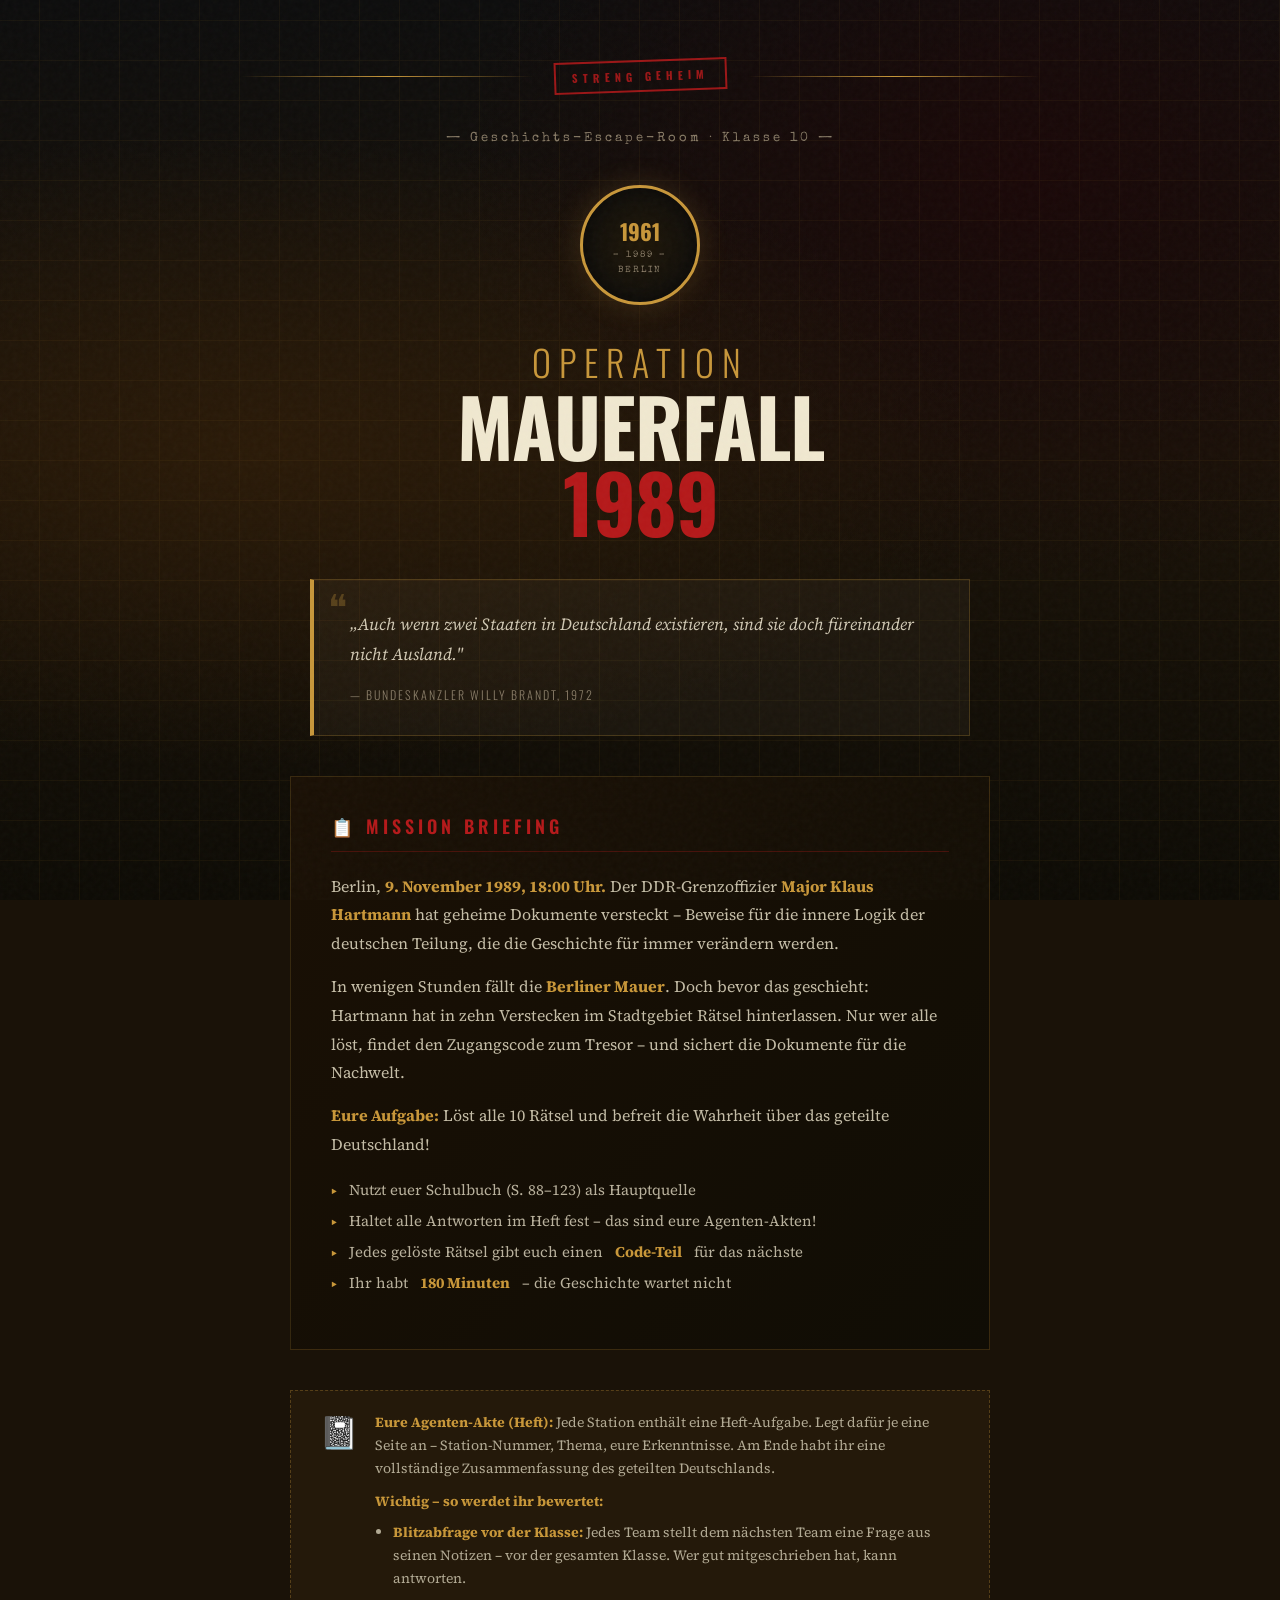
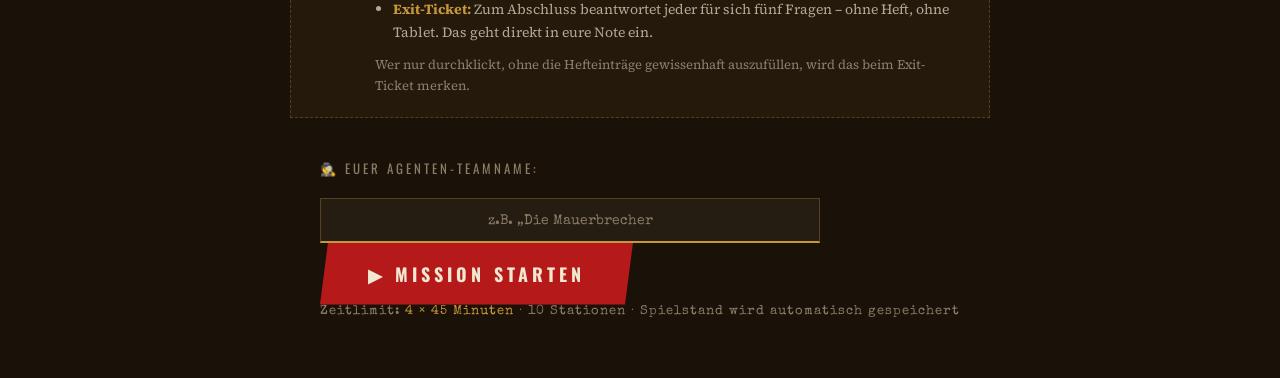
<file: index.html>
<!DOCTYPE html>
<html lang="de">
<head>
<meta charset="UTF-8">
<meta name="viewport" content="width=device-width, initial-scale=1.0">
<title>Operation Mauerfall – Escape Room</title>
<style>
  @import url('https://fonts.googleapis.com/css2?family=Special+Elite&family=Oswald:wght@300;600;700&family=Source+Serif+4:ital,wght@0,300;0,600;1,300&display=swap');

  :root {
    --ink: #1a1208;
    --paper: #f0e8d0;
    --red: #b5191a;
    --grey: #4a4a4a;
    --gold: #c8973a;
    --muted: #8a7d68;
  }

  * { margin: 0; padding: 0; box-sizing: border-box; }

  body {
    background: var(--ink);
    color: var(--paper);
    font-family: 'Source Serif 4', serif;
    min-height: 100vh;
    overflow-x: hidden;
  }

  .noise {
    position: fixed; inset: 0; pointer-events: none; z-index: 999; opacity: 0.03;
    background-image: url("data:image/svg+xml,%3Csvg viewBox='0 0 200 200' xmlns='http://www.w3.org/2000/svg'%3E%3Cfilter id='n'%3E%3CfeTurbulence type='fractalNoise' baseFrequency='0.9' numOctaves='4' stitchTiles='stitch'/%3E%3C/filter%3E%3Crect width='100%25' height='100%25' filter='url(%23n)'/%3E%3C/svg%3E");
  }

  .bg-texture {
    position: fixed; inset: 0; z-index: 0;
    background:
      radial-gradient(ellipse at 20% 50%, #2a1a08 0%, transparent 50%),
      radial-gradient(ellipse at 80% 20%, #1a0808 0%, transparent 40%),
      linear-gradient(180deg, #0d0d0d 0%, #1a1208 50%, #0d0b05 100%);
  }

  .wire-bg {
    position: fixed; inset: 0; z-index: 1; opacity: 0.06;
    background-image:
      repeating-linear-gradient(0deg, transparent, transparent 39px, #c8973a 39px, #c8973a 40px),
      repeating-linear-gradient(90deg, transparent, transparent 39px, #c8973a 39px, #c8973a 40px);
  }

  .container {
    position: relative; z-index: 10;
    max-width: 860px; margin: 0 auto;
    padding: 60px 30px;
    display: flex; flex-direction: column; align-items: center; gap: 40px;
  }

  .stamp {
    font-family: 'Oswald', sans-serif;
    font-weight: 700; font-size: 11px; letter-spacing: 5px;
    text-transform: uppercase; color: var(--red);
    border: 2px solid var(--red); padding: 6px 16px;
    opacity: 0.85; transform: rotate(-2deg);
    animation: stampIn 0.6s ease-out 0.3s both;
  }
  @keyframes stampIn {
    from { opacity: 0; transform: rotate(-2deg) scale(1.5); }
    to { opacity: 0.85; transform: rotate(-2deg) scale(1); }
  }

  .top-bar {
    width: 100%; display: flex; align-items: center; gap: 20px; justify-content: center;
    animation: fadeDown 0.8s ease-out 0.1s both;
  }
  .line { flex: 1; height: 1px; background: linear-gradient(90deg, transparent, var(--gold), transparent); }
  @keyframes fadeDown { from { opacity:0; transform: translateY(-20px); } to { opacity:1; transform: none; } }

  .codename {
    font-family: 'Special Elite', monospace;
    font-size: 13px; letter-spacing: 3px;
    color: var(--muted); text-align: center;
    animation: fadeDown 0.8s ease-out 0.2s both;
  }

  h1 {
    font-family: 'Oswald', sans-serif;
    font-weight: 700; font-size: clamp(42px, 8vw, 80px);
    line-height: 0.95; text-align: center; letter-spacing: -1px;
    text-transform: uppercase;
    animation: titleReveal 1s ease-out 0.4s both;
  }
  h1 .sub { display: block; font-size: 0.45em; letter-spacing: 8px; color: var(--gold); font-weight: 300; margin-bottom: 8px; }
  h1 .main { color: var(--paper); }
  h1 .accent { color: var(--red); display: block; }
  @keyframes titleReveal {
    from { opacity: 0; transform: translateY(30px); }
    to { opacity: 1; transform: none; }
  }

  .badge {
    width: 120px; height: 120px; border-radius: 50%;
    border: 3px solid var(--gold);
    display: flex; flex-direction: column; align-items: center; justify-content: center;
    background: radial-gradient(circle, #1e1608 0%, #0d0d0d 100%);
    text-align: center;
    animation: badgeSpin 1.2s ease-out 0.6s both;
    box-shadow: 0 0 30px rgba(200,151,58,0.2), inset 0 0 20px rgba(0,0,0,0.5);
  }
  @keyframes badgeSpin {
    from { opacity: 0; transform: rotate(-180deg) scale(0.5); }
    to { opacity: 1; transform: rotate(0deg) scale(1); }
  }
  .badge .year { font-family: 'Oswald', sans-serif; font-size: 22px; font-weight: 700; color: var(--gold); }
  .badge .label { font-family: 'Special Elite', monospace; font-size: 9px; letter-spacing: 2px; color: var(--muted); margin-top: 4px; }

  .intro-box {
    background: rgba(240,232,208,0.04);
    border: 1px solid rgba(200,151,58,0.25);
    border-left: 4px solid var(--gold);
    padding: 30px 36px;
    max-width: 660px;
    animation: fadeUp 0.8s ease-out 0.7s both;
    position: relative;
  }
  .intro-box::before {
    content: '❝';
    position: absolute; top: 10px; left: 14px;
    font-size: 36px; color: var(--gold); opacity: 0.3;
    font-family: serif; line-height: 1;
  }
  .intro-box p {
    font-size: 17px; line-height: 1.75;
    color: rgba(240,232,208,0.85);
    font-style: italic;
  }
  .intro-box .source {
    margin-top: 14px; font-size: 12px; letter-spacing: 2px;
    color: var(--muted); font-style: normal; font-family: 'Oswald', sans-serif;
    font-weight: 300; text-transform: uppercase;
  }
  @keyframes fadeUp { from { opacity:0; transform: translateY(20px); } to { opacity:1; transform: none; } }

  .briefing {
    background: linear-gradient(135deg, #1a1005 0%, #100d05 100%);
    border: 1px solid rgba(200,151,58,0.2);
    padding: 36px 40px; max-width: 700px; width: 100%;
    animation: fadeUp 0.8s ease-out 0.9s both;
  }
  .briefing h2 {
    font-family: 'Oswald', sans-serif; font-weight: 600;
    font-size: 18px; letter-spacing: 4px; text-transform: uppercase;
    color: var(--red); border-bottom: 1px solid rgba(181,25,26,0.3);
    padding-bottom: 12px; margin-bottom: 20px;
  }
  .briefing p {
    font-size: 16px; line-height: 1.8; color: rgba(240,232,208,0.8);
    margin-bottom: 14px;
  }
  .briefing strong { color: var(--gold); font-style: normal; }

  .mission-list {
    list-style: none; margin: 20px 0;
    display: flex; flex-direction: column; gap: 10px;
  }
  .mission-list li {
    display: flex; align-items: flex-start; gap: 12px;
    font-size: 15px; color: rgba(240,232,208,0.75);
  }
  .mission-list li::before {
    content: '▶';
    color: var(--gold); font-size: 10px; margin-top: 5px; flex-shrink: 0;
  }

  .heft-box {
    background: rgba(200,151,58,0.06);
    border: 1px dashed rgba(200,151,58,0.3);
    padding: 20px 28px; max-width: 700px; width: 100%;
    display: flex; gap: 16px; align-items: flex-start;
    animation: fadeUp 0.8s ease-out 1s both;
  }
  .heft-icon { font-size: 32px; flex-shrink: 0; }
  .heft-box p { font-size: 14px; line-height: 1.65; color: rgba(240,232,208,0.7); }
  .heft-box li { font-size: 14px; line-height: 1.65; color: rgba(240,232,208,0.7); }
  .heft-box strong { color: var(--gold); }

  .team-form {
    display: flex; flex-direction: column; gap: 16px;
    max-width: 500px; width: 100%;
    animation: fadeUp 0.8s ease-out 1.1s both;
  }
  .team-form label {
    font-family: 'Oswald', sans-serif; font-size: 13px; letter-spacing: 3px;
    text-transform: uppercase; color: var(--muted); margin-bottom: 4px;
    display: block;
  }
  .team-form input {
    background: rgba(240,232,208,0.05);
    border: 1px solid rgba(200,151,58,0.3);
    border-bottom: 2px solid var(--gold);
    color: var(--paper); font-family: 'Special Elite', monospace;
    font-size: 18px; padding: 12px 16px; width: 100%;
    outline: none; transition: background 0.2s;
    text-align: center;
  }
  .team-form input:focus { background: rgba(200,151,58,0.08); }
  .team-form input::placeholder { color: var(--muted); font-size: 14px; }

  .start-btn {
    background: var(--red); border: none; color: var(--paper);
    font-family: 'Oswald', sans-serif; font-weight: 700;
    font-size: 18px; letter-spacing: 4px; text-transform: uppercase;
    padding: 18px 48px; cursor: pointer;
    transition: all 0.2s;
    clip-path: polygon(8px 0%, 100% 0%, calc(100% - 8px) 100%, 0% 100%);
    animation: fadeUp 0.8s ease-out 1.2s both;
  }
  .start-btn:hover {
    background: #d42020; transform: scale(1.02);
    box-shadow: 0 6px 24px rgba(181,25,26,0.4);
  }

  .timer-note {
    font-family: 'Special Elite', monospace; font-size: 13px;
    color: var(--muted); letter-spacing: 1px;
    animation: fadeUp 0.8s ease-out 1.3s both;
  }
  .timer-note span { color: var(--gold); }

  .divider {
    width: 100%; display: flex; align-items: center; gap: 16px;
    animation: fadeUp 0.8s ease-out 1s both;
  }
  .divider .line { flex: 1; height: 1px; background: linear-gradient(90deg, transparent, rgba(200,151,58,0.3), transparent); }
  .divider span { font-size: 18px; color: var(--gold); opacity: 0.5; }
</style>
</head>
<body>
<div class="noise"></div>
<div class="bg-texture"></div>
<div class="wire-bg"></div>

<div class="container">
  <div class="top-bar">
    <div class="line"></div>
    <div class="stamp">Streng Geheim</div>
    <div class="line"></div>
  </div>

  <p class="codename">— Geschichts-Escape-Room · Klasse 10 —</p>

  <div class="badge">
    <div class="year">1961</div>
    <div class="label">– 1989 –</div>
    <div class="label" style="margin-top:6px">BERLIN</div>
  </div>

  <h1>
    <span class="sub">Operation</span>
    <span class="main">Mauerfall</span>
    <span class="accent">1989</span>
  </h1>

  <div class="intro-box">
    <p>„Auch wenn zwei Staaten in Deutschland existieren, sind sie doch füreinander nicht Ausland."</p>
    <p class="source">— Bundeskanzler Willy Brandt, 1972</p>
  </div>

  <div class="briefing">
    <h2>📋 Mission Briefing</h2>
    <p>Berlin, <strong>9. November 1989, 18:00 Uhr.</strong> Der DDR-Grenzoffizier <strong>Major Klaus Hartmann</strong> hat geheime Dokumente versteckt – Beweise für die innere Logik der deutschen Teilung, die die Geschichte für immer verändern werden.</p>
    <p>In wenigen Stunden fällt die <strong>Berliner Mauer</strong>. Doch bevor das geschieht: Hartmann hat in zehn Verstecken im Stadtgebiet Rätsel hinterlassen. Nur wer alle löst, findet den Zugangscode zum Tresor – und sichert die Dokumente für die Nachwelt.</p>
    <p><strong>Eure Aufgabe:</strong> Löst alle 10 Rätsel und befreit die Wahrheit über das geteilte Deutschland!</p>
    <ul class="mission-list">
      <li>Nutzt euer Schulbuch (S. 88–123) als Hauptquelle</li>
      <li>Haltet alle Antworten im Heft fest – das sind eure Agenten-Akten!</li>
      <li>Jedes gelöste Rätsel gibt euch einen <strong>Code-Teil</strong> für das nächste</li>
      <li>Ihr habt <strong>180 Minuten</strong> – die Geschichte wartet nicht</li>
    </ul>
  </div>

  <div class="heft-box">
    <div class="heft-icon">📓</div>
    <div>
      <p><strong>Eure Agenten-Akte (Heft):</strong> Jede Station enthält eine Heft-Aufgabe. Legt dafür je eine Seite an – Station-Nummer, Thema, eure Erkenntnisse. Am Ende habt ihr eine vollständige Zusammenfassung des geteilten Deutschlands.</p>
      <p style="margin-top:10px;"><strong>Wichtig – so werdet ihr bewertet:</strong></p>
      <ul style="margin-top:8px; padding-left:18px; display:flex; flex-direction:column; gap:7px;">
        <li><strong>Blitzabfrage vor der Klasse:</strong> Jedes Team stellt dem nächsten Team eine Frage aus seinen Notizen – vor der gesamten Klasse. Wer gut mitgeschrieben hat, kann antworten.</li>
        <li><strong>Exit-Ticket:</strong> Zum Abschluss beantwortet jeder für sich fünf Fragen – ohne Heft, ohne Tablet. Das geht direkt in eure Note ein.</li>
      </ul>
      <p style="margin-top:10px; font-size:13px; color:rgba(240,232,208,0.5);">Wer nur durchklickt, ohne die Hefteinträge gewissenhaft auszufüllen, wird das beim Exit-Ticket merken.</p>
    </div>
  </div>

  <!-- RESUME BANNER – shown when a saved game is detected -->
  <div id="resume-banner" style="display:none; max-width:700px; width:100%; animation: fadeUp 0.6s ease-out;">
    <div style="
      background: linear-gradient(135deg, #0d200f 0%, #0a1a0a 100%);
      border: 1px solid rgba(125,207,149,0.4);
      border-left: 4px solid #7dcf95;
      padding: 28px 32px;
    ">
      <div style="font-family:'Oswald',sans-serif; font-size:12px; letter-spacing:3px; text-transform:uppercase; color:#7dcf95; margin-bottom:10px;">
        💾 Gespeicherter Spielstand gefunden
      </div>
      <div id="resume-teamname" style="font-family:'Special Elite',monospace; font-size:22px; color:var(--paper); margin-bottom:6px;"></div>
      <div id="resume-progress" style="font-size:14px; color:rgba(240,232,208,0.7); margin-bottom:20px;"></div>

      <!-- Mini progress bar -->
      <div id="resume-bar" style="display:flex; gap:4px; margin-bottom:20px;"></div>

      <div style="display:flex; gap:12px; flex-wrap:wrap;">
        <button onclick="resumeMission()" style="
          background: #2d6a3f; border:none; color:var(--paper);
          font-family:'Oswald',sans-serif; font-weight:700;
          font-size:16px; letter-spacing:3px; text-transform:uppercase;
          padding:14px 28px; cursor:pointer; transition:all 0.2s;
          clip-path: polygon(6px 0%,100% 0%,calc(100% - 6px) 100%,0% 100%);
        ">▶ Weiterspielen</button>
        <button onclick="showNewGame()" style="
          background:transparent; border:1px solid rgba(200,151,58,0.4);
          color:var(--muted); font-family:'Oswald',sans-serif;
          font-size:13px; letter-spacing:2px; text-transform:uppercase;
          padding:14px 20px; cursor:pointer; transition:all 0.2s;
        ">✕ Neues Spiel starten</button>
      </div>
    </div>
  </div>

  <!-- NEW GAME FORM – hidden when resume is shown -->
  <div id="new-game-section">
    <div class="team-form">
      <label for="teamname">🕵️ Euer Agenten-Teamname:</label>
      <input type="text" id="teamname" placeholder="z.B. „Die Mauerbrecher"" maxlength="40">
    </div>
    <button class="start-btn" onclick="startMission()">▶ Mission starten</button>
    <p class="timer-note">Zeitlimit: <span>4 × 45 Minuten</span> · 10 Stationen · Spielstand wird automatisch gespeichert</p>
  </div>

</div>

<script>
// ── Determine next unfinished station ──────────────────────────────────────
function getNextStation() {
  for (let i = 1; i <= 10; i++) {
    if (localStorage.getItem('station' + i) !== 'done') return i;
  }
  return null; // all done
}

function countDone() {
  let n = 0;
  for (let i = 1; i <= 10; i++) if (localStorage.getItem('station' + i) === 'done') n++;
  return n;
}

function formatElapsed(ms) {
  const m = Math.floor(ms / 60000);
  const s = Math.floor((ms % 60000) / 1000);
  return m + ' Min. ' + s.toString().padStart(2,'0') + ' Sek.';
}

// ── On page load: check for saved game ────────────────────────────────────
window.addEventListener('DOMContentLoaded', () => {
  const savedTeam = localStorage.getItem('teamname');
  const savedStart = localStorage.getItem('startTime');
  const done = countDone();

  if (savedTeam && savedStart && done > 0) {
    // There is a saved game – show resume banner
    document.getElementById('resume-banner').style.display = 'block';
    document.getElementById('new-game-section').style.display = 'none';

    const next = getNextStation();
    const paused = parseInt(localStorage.getItem('pausedTime') || '0');
    const elapsed = Date.now() - parseInt(savedStart) - paused;
    const stationLabels = [
      '','Chronologie','Bündnisse','Stasi','NS-Aufarbeitung',
      'Volksaufstand','Wahlen','Wirtschaft','68er & RAF','Ostpolitik','Finale'
    ];

    document.getElementById('resume-teamname').textContent = '🕵️ ' + savedTeam;
    document.getElementById('resume-progress').innerHTML =
      '<strong style="color:var(--gold)">' + done + '/10</strong> Stationen abgeschlossen · ' +
      'Gespielt: <strong style="color:var(--gold)">' + formatElapsed(elapsed) + '</strong>' +
      (next ? ' · Nächste Station: <strong style="color:#7dcf95">Station ' + next + ' – ' + stationLabels[next] + '</strong>' : ' · Alle Stationen gelöst!');

    // Mini progress bar
    const bar = document.getElementById('resume-bar');
    for (let i = 1; i <= 10; i++) {
      const d = document.createElement('div');
      const isDone = localStorage.getItem('station' + i) === 'done';
      const isNext = i === next;
      d.style.cssText = 'flex:1; height:8px; border-radius:2px; transition:background 0.3s; background:' +
        (isDone ? '#2d6a3f' : isNext ? '#c8973a' : 'rgba(240,232,208,0.1)') + ';';
      d.title = 'Station ' + i + (isDone ? ' ✓' : isNext ? ' ← hier' : '');
      bar.appendChild(d);
    }
  }
  // else: no saved game → show normal new-game form (already visible by default)
});

// ── Resume: jump to the next unsolved station ──────────────────────────────
function resumeMission() {
  // Close the pause window before resuming
  const ps = parseInt(localStorage.getItem('pauseStart') || '0');
  if (ps) {
    const dur = Date.now() - ps;
    const ex = parseInt(localStorage.getItem('pausedTime') || '0');
    localStorage.setItem('pausedTime', ex + dur);
    localStorage.removeItem('pauseStart');
  }
  const next = getNextStation();
  if (next === null) {
    window.location.href = 'success.html';
  } else {
    window.location.href = 'station' + String(next).padStart(2, '0') + '.html';
  }
}

// ── Show new-game form (after confirming) ──────────────────────────────────
function showNewGame() {
  const ok = confirm(
    'Achtung: Euer gespeicherter Spielstand wird gelöscht!\n\n' +
    'Wollt ihr wirklich neu beginnen?'
  );
  if (!ok) return;
  // Clear everything
  localStorage.clear();
  document.getElementById('resume-banner').style.display = 'none';
  document.getElementById('new-game-section').style.display = 'block';
}

// ── Start fresh mission ────────────────────────────────────────────────────
function startMission() {
  const name = document.getElementById('teamname').value.trim() || 'Unbekanntes Team';
  localStorage.setItem('teamname', name);
  localStorage.setItem('startTime', Date.now());
  localStorage.setItem('pausedTime', '0');   // accumulated pause duration
  localStorage.setItem('hintsUsed', '0');
  for (let i = 1; i <= 10; i++) localStorage.removeItem('station' + i);
  window.location.href = 'station01.html';
}
</script>
</body>
</html>
</file>
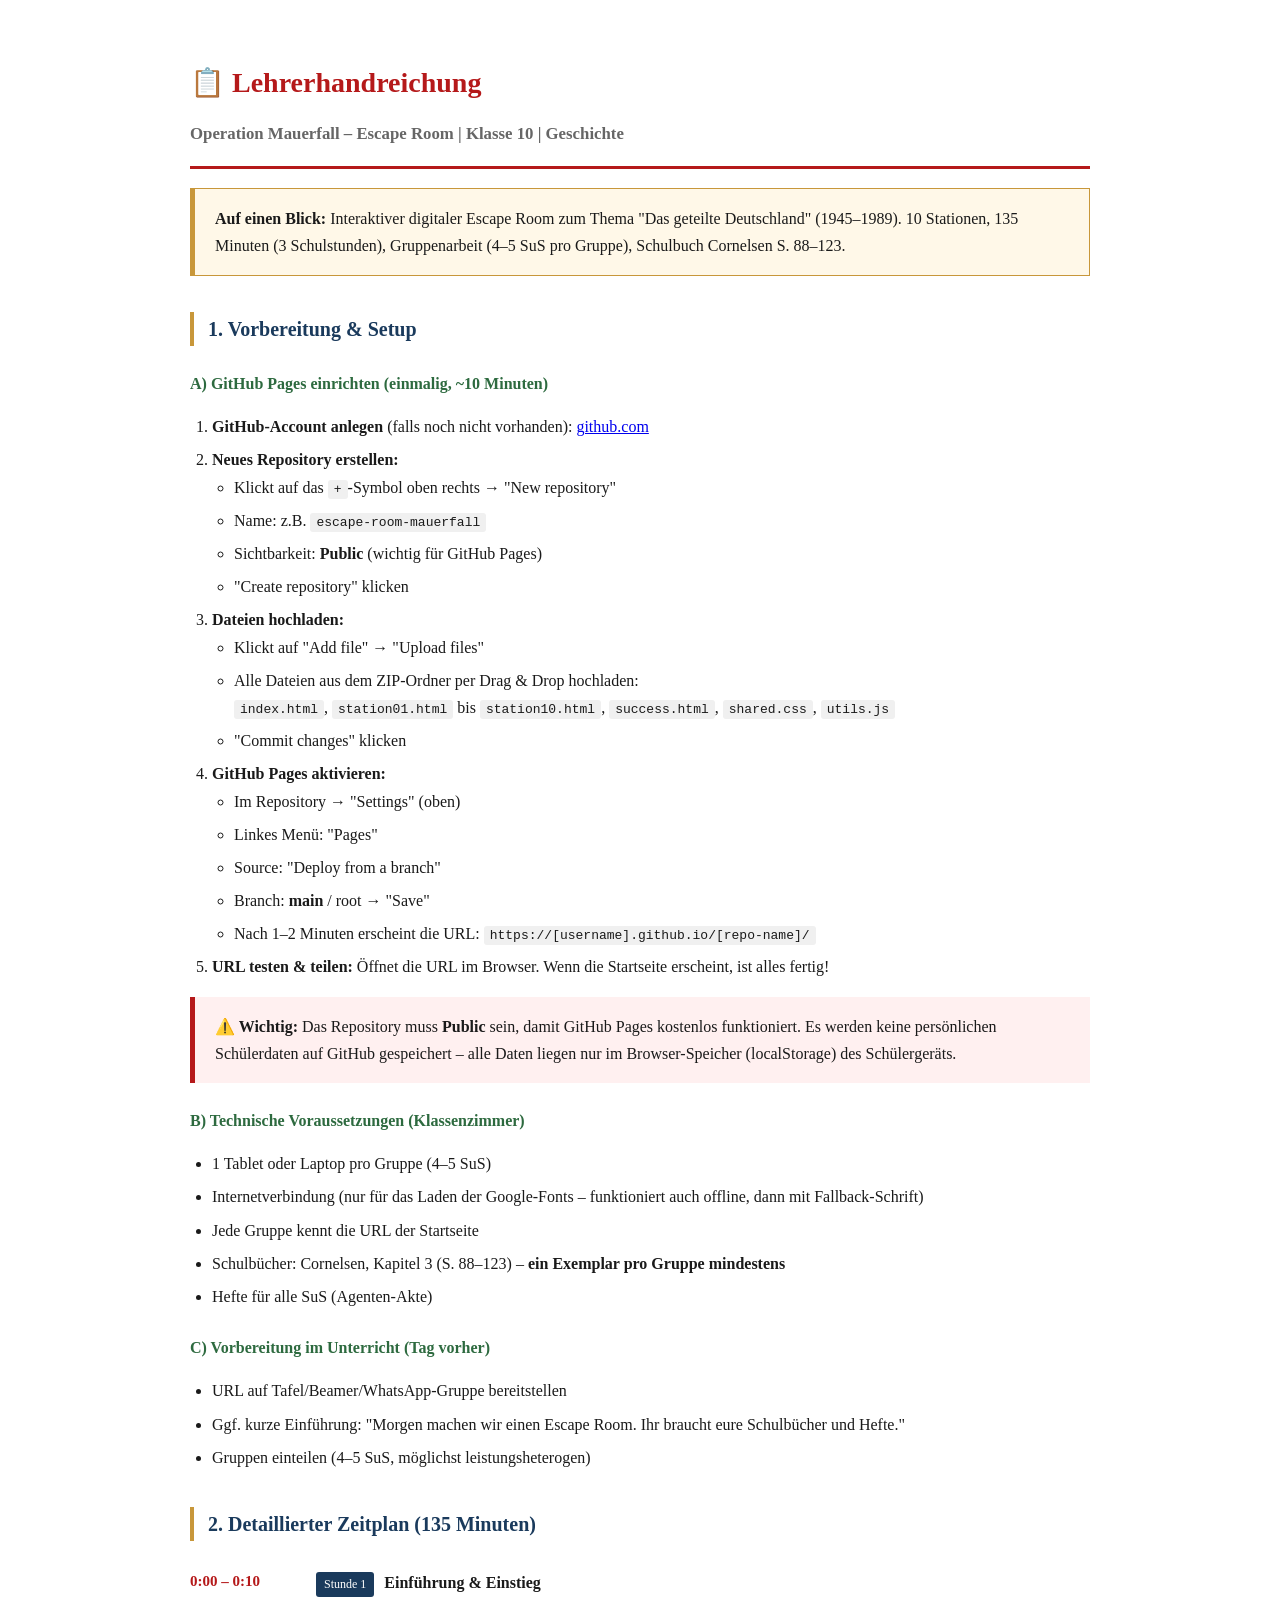
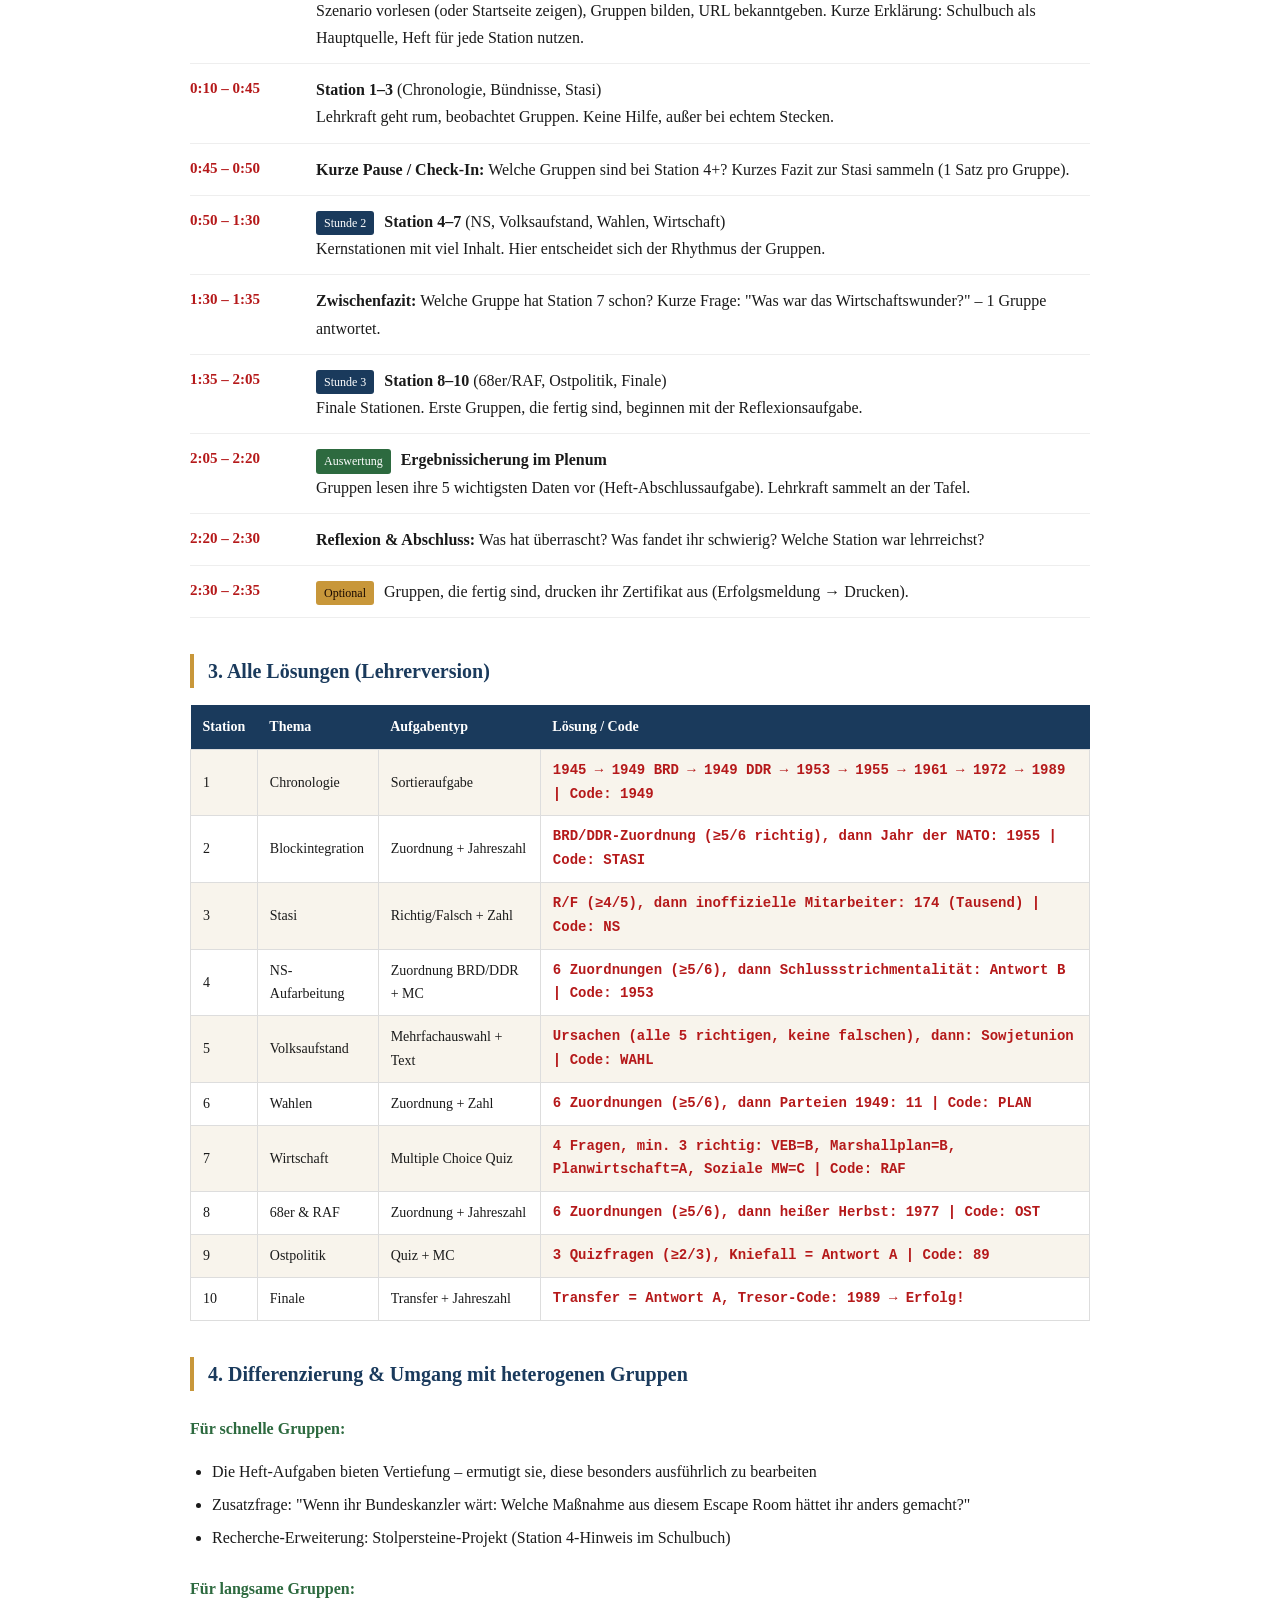
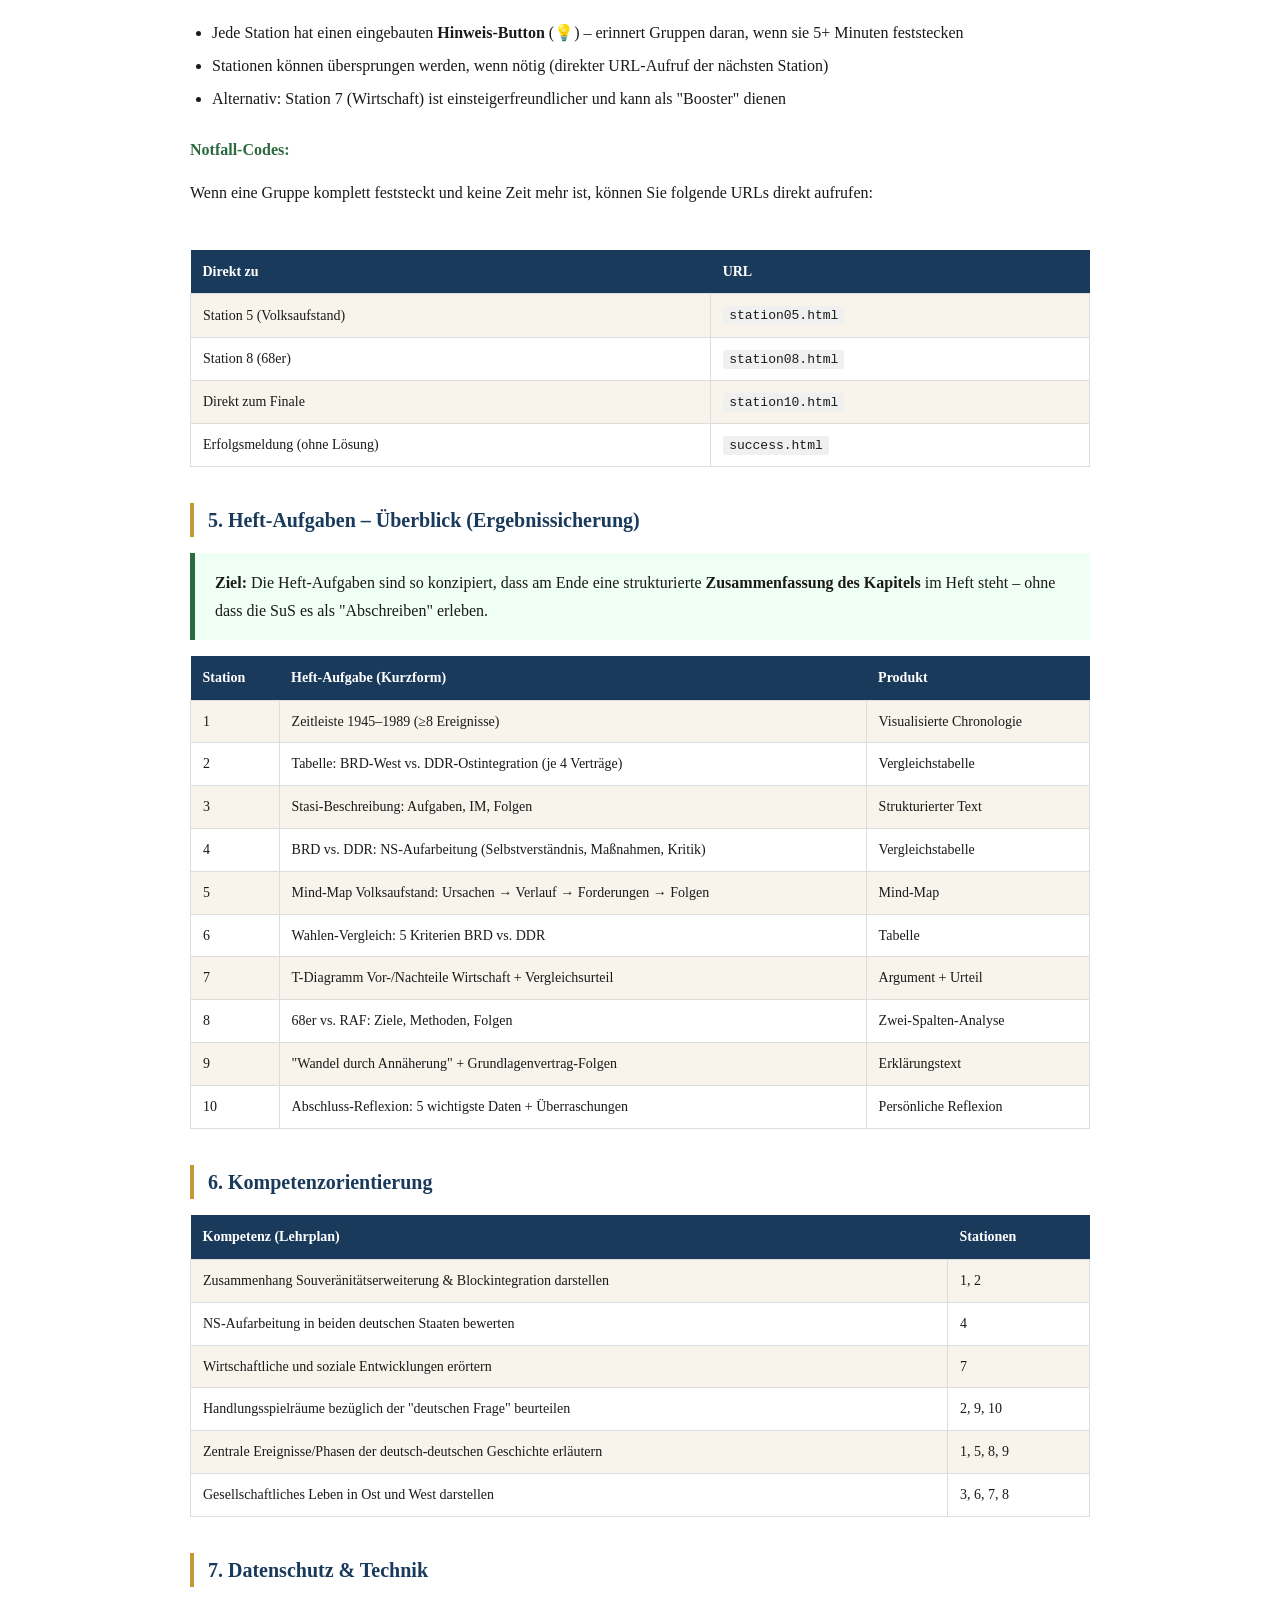
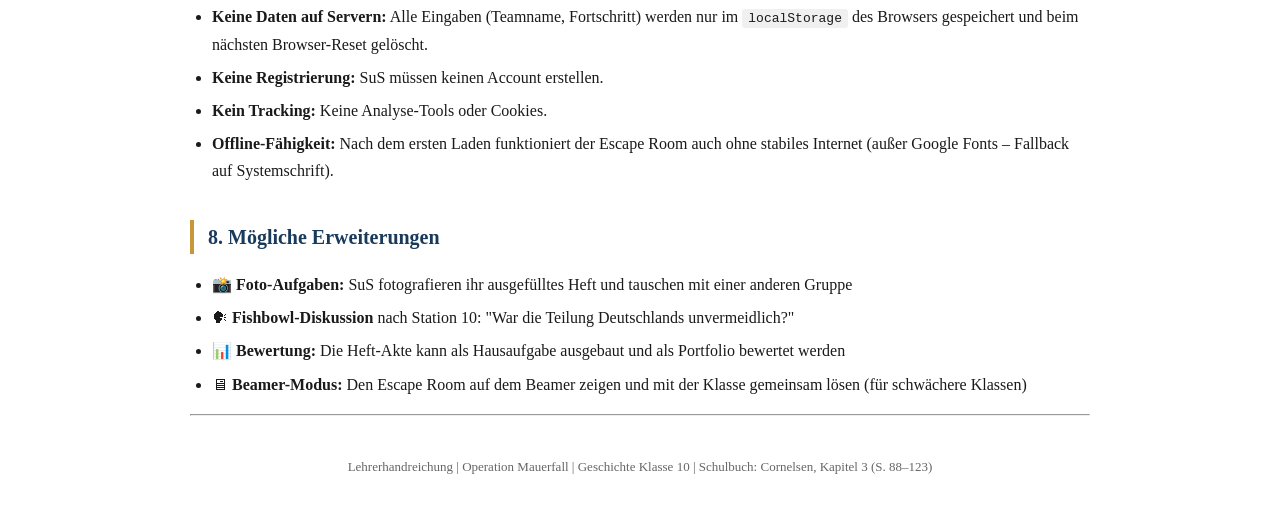
<file: lehrerhandreichung.html>
<!DOCTYPE html>
<html lang="de">
<head>
<meta charset="UTF-8">
<meta name="viewport" content="width=device-width, initial-scale=1.0">
<title>Lehrerhandreichung – Operation Mauerfall</title>
<style>
  body { font-family: 'Georgia', serif; max-width: 900px; margin: 0 auto; padding: 40px 28px; color: #1a1a1a; line-height: 1.7; }
  h1 { color: #b5191a; font-size: 28px; border-bottom: 3px solid #b5191a; padding-bottom: 12px; }
  h2 { color: #1a3a5c; font-size: 20px; margin-top: 36px; border-left: 4px solid #c8973a; padding-left: 14px; }
  h3 { color: #2d6a3f; font-size: 16px; margin-top: 24px; }
  table { width: 100%; border-collapse: collapse; margin: 16px 0; font-size: 14px; }
  th { background: #1a3a5c; color: white; padding: 10px 12px; text-align: left; }
  td { padding: 9px 12px; border: 1px solid #ddd; }
  tr:nth-child(even) { background: #f8f4ec; }
  .box { background: #fff8e8; border: 1px solid #c8973a; border-left: 5px solid #c8973a; padding: 16px 20px; margin: 16px 0; }
  .red-box { background: #fff0f0; border-left: 5px solid #b5191a; padding: 16px 20px; margin: 16px 0; }
  .green-box { background: #f0fff4; border-left: 5px solid #2d6a3f; padding: 16px 20px; margin: 16px 0; }
  code { background: #f0f0f0; padding: 2px 6px; font-family: monospace; font-size: 13px; border-radius: 3px; }
  .timeline { display: flex; flex-direction: column; gap: 0; }
  .tl-item { display: flex; gap: 16px; align-items: flex-start; padding: 12px 0; border-bottom: 1px solid #eee; }
  .tl-time { min-width: 110px; font-weight: bold; color: #b5191a; font-size: 15px; }
  .tl-content { flex: 1; }
  .badge { display: inline-block; background: #1a3a5c; color: white; padding: 2px 8px; font-size: 12px; border-radius: 3px; margin-right: 6px; }
  .badge.red { background: #b5191a; }
  .badge.green { background: #2d6a3f; }
  .badge.gold { background: #c8973a; color: #1a0a00; }
  ul, ol { padding-left: 22px; }
  li { margin-bottom: 6px; }
  @media print { .no-print { display: none; } body { font-size: 12px; } }
  .solution-table td:last-child { font-family: monospace; font-weight: bold; color: #b5191a; }
</style>
</head>
<body>

<h1>📋 Lehrerhandreichung<br><small style="font-size:0.6em; color:#666;">Operation Mauerfall – Escape Room | Klasse 10 | Geschichte</small></h1>

<div class="box">
  <strong>Auf einen Blick:</strong> Interaktiver digitaler Escape Room zum Thema "Das geteilte Deutschland" (1945–1989). 10 Stationen, 135 Minuten (3 Schulstunden), Gruppenarbeit (4–5 SuS pro Gruppe), Schulbuch Cornelsen S. 88–123.
</div>

<h2>1. Vorbereitung &amp; Setup</h2>

<h3>A) GitHub Pages einrichten (einmalig, ~10 Minuten)</h3>

<ol>
  <li><strong>GitHub-Account anlegen</strong> (falls noch nicht vorhanden): <a href="https://github.com" target="_blank">github.com</a></li>
  
  <li><strong>Neues Repository erstellen:</strong>
    <ul>
      <li>Klickt auf das <code>+</code>-Symbol oben rechts → "New repository"</li>
      <li>Name: z.B. <code>escape-room-mauerfall</code></li>
      <li>Sichtbarkeit: <strong>Public</strong> (wichtig für GitHub Pages)</li>
      <li>"Create repository" klicken</li>
    </ul>
  </li>
  
  <li><strong>Dateien hochladen:</strong>
    <ul>
      <li>Klickt auf "Add file" → "Upload files"</li>
      <li>Alle Dateien aus dem ZIP-Ordner per Drag &amp; Drop hochladen:<br>
        <code>index.html</code>, <code>station01.html</code> bis <code>station10.html</code>, <code>success.html</code>, <code>shared.css</code>, <code>utils.js</code>
      </li>
      <li>"Commit changes" klicken</li>
    </ul>
  </li>
  
  <li><strong>GitHub Pages aktivieren:</strong>
    <ul>
      <li>Im Repository → "Settings" (oben)</li>
      <li>Linkes Menü: "Pages"</li>
      <li>Source: "Deploy from a branch"</li>
      <li>Branch: <strong>main</strong> / root → "Save"</li>
      <li>Nach 1–2 Minuten erscheint die URL: <code>https://[username].github.io/[repo-name]/</code></li>
    </ul>
  </li>
  
  <li><strong>URL testen &amp; teilen:</strong> Öffnet die URL im Browser. Wenn die Startseite erscheint, ist alles fertig!</li>
</ol>

<div class="red-box">
  <strong>⚠️ Wichtig:</strong> Das Repository muss <strong>Public</strong> sein, damit GitHub Pages kostenlos funktioniert. Es werden keine persönlichen Schülerdaten auf GitHub gespeichert – alle Daten liegen nur im Browser-Speicher (localStorage) des Schülergeräts.
</div>

<h3>B) Technische Voraussetzungen (Klassenzimmer)</h3>
<ul>
  <li>1 Tablet oder Laptop pro Gruppe (4–5 SuS)</li>
  <li>Internetverbindung (nur für das Laden der Google-Fonts – funktioniert auch offline, dann mit Fallback-Schrift)</li>
  <li>Jede Gruppe kennt die URL der Startseite</li>
  <li>Schulbücher: Cornelsen, Kapitel 3 (S. 88–123) – <strong>ein Exemplar pro Gruppe mindestens</strong></li>
  <li>Hefte für alle SuS (Agenten-Akte)</li>
</ul>

<h3>C) Vorbereitung im Unterricht (Tag vorher)</h3>
<ul>
  <li>URL auf Tafel/Beamer/WhatsApp-Gruppe bereitstellen</li>
  <li>Ggf. kurze Einführung: "Morgen machen wir einen Escape Room. Ihr braucht eure Schulbücher und Hefte."</li>
  <li>Gruppen einteilen (4–5 SuS, möglichst leistungsheterogen)</li>
</ul>

<h2>2. Detaillierter Zeitplan (135 Minuten)</h2>

<div class="timeline">
  <div class="tl-item">
    <div class="tl-time">0:00 – 0:10</div>
    <div class="tl-content">
      <span class="badge">Stunde 1</span> <strong>Einführung &amp; Einstieg</strong><br>
      Szenario vorlesen (oder Startseite zeigen), Gruppen bilden, URL bekanntgeben. Kurze Erklärung: Schulbuch als Hauptquelle, Heft für jede Station nutzen.
    </div>
  </div>
  <div class="tl-item">
    <div class="tl-time">0:10 – 0:45</div>
    <div class="tl-content">
      <strong>Station 1–3</strong> (Chronologie, Bündnisse, Stasi)<br>
      Lehrkraft geht rum, beobachtet Gruppen. Keine Hilfe, außer bei echtem Stecken.
    </div>
  </div>
  <div class="tl-item">
    <div class="tl-time">0:45 – 0:50</div>
    <div class="tl-content">
      <strong>Kurze Pause / Check-In:</strong> Welche Gruppen sind bei Station 4+? Kurzes Fazit zur Stasi sammeln (1 Satz pro Gruppe).
    </div>
  </div>
  <div class="tl-item">
    <div class="tl-time">0:50 – 1:30</div>
    <div class="tl-content">
      <span class="badge">Stunde 2</span> <strong>Station 4–7</strong> (NS, Volksaufstand, Wahlen, Wirtschaft)<br>
      Kernstationen mit viel Inhalt. Hier entscheidet sich der Rhythmus der Gruppen.
    </div>
  </div>
  <div class="tl-item">
    <div class="tl-time">1:30 – 1:35</div>
    <div class="tl-content">
      <strong>Zwischenfazit:</strong> Welche Gruppe hat Station 7 schon? Kurze Frage: "Was war das Wirtschaftswunder?" – 1 Gruppe antwortet.
    </div>
  </div>
  <div class="tl-item">
    <div class="tl-time">1:35 – 2:05</div>
    <div class="tl-content">
      <span class="badge">Stunde 3</span> <strong>Station 8–10</strong> (68er/RAF, Ostpolitik, Finale)<br>
      Finale Stationen. Erste Gruppen, die fertig sind, beginnen mit der Reflexionsaufgabe.
    </div>
  </div>
  <div class="tl-item">
    <div class="tl-time">2:05 – 2:20</div>
    <div class="tl-content">
      <span class="badge green">Auswertung</span> <strong>Ergebnissicherung im Plenum</strong><br>
      Gruppen lesen ihre 5 wichtigsten Daten vor (Heft-Abschlussaufgabe). Lehrkraft sammelt an der Tafel.
    </div>
  </div>
  <div class="tl-item">
    <div class="tl-time">2:20 – 2:30</div>
    <div class="tl-content">
      <strong>Reflexion &amp; Abschluss:</strong> Was hat überrascht? Was fandet ihr schwierig? Welche Station war lehrreichst?
    </div>
  </div>
  <div class="tl-item">
    <div class="tl-time">2:30 – 2:35</div>
    <div class="tl-content">
      <span class="badge gold">Optional</span> Gruppen, die fertig sind, drucken ihr Zertifikat aus (Erfolgsmeldung → Drucken).
    </div>
  </div>
</div>

<h2>3. Alle Lösungen (Lehrerversion)</h2>

<table class="solution-table">
  <tr>
    <th>Station</th>
    <th>Thema</th>
    <th>Aufgabentyp</th>
    <th>Lösung / Code</th>
  </tr>
  <tr>
    <td>1</td>
    <td>Chronologie</td>
    <td>Sortieraufgabe</td>
    <td>1945 → 1949 BRD → 1949 DDR → 1953 → 1955 → 1961 → 1972 → 1989 | Code: <strong>1949</strong></td>
  </tr>
  <tr>
    <td>2</td>
    <td>Blockintegration</td>
    <td>Zuordnung + Jahreszahl</td>
    <td>BRD/DDR-Zuordnung (≥5/6 richtig), dann Jahr der NATO: <strong>1955</strong> | Code: STASI</td>
  </tr>
  <tr>
    <td>3</td>
    <td>Stasi</td>
    <td>Richtig/Falsch + Zahl</td>
    <td>R/F (≥4/5), dann inoffizielle Mitarbeiter: <strong>174</strong> (Tausend) | Code: NS</td>
  </tr>
  <tr>
    <td>4</td>
    <td>NS-Aufarbeitung</td>
    <td>Zuordnung BRD/DDR + MC</td>
    <td>6 Zuordnungen (≥5/6), dann Schlussstrichmentalität: <strong>Antwort B</strong> | Code: 1953</td>
  </tr>
  <tr>
    <td>5</td>
    <td>Volksaufstand</td>
    <td>Mehrfachauswahl + Text</td>
    <td>Ursachen (alle 5 richtigen, keine falschen), dann: <strong>Sowjetunion</strong> | Code: WAHL</td>
  </tr>
  <tr>
    <td>6</td>
    <td>Wahlen</td>
    <td>Zuordnung + Zahl</td>
    <td>6 Zuordnungen (≥5/6), dann Parteien 1949: <strong>11</strong> | Code: PLAN</td>
  </tr>
  <tr>
    <td>7</td>
    <td>Wirtschaft</td>
    <td>Multiple Choice Quiz</td>
    <td>4 Fragen, min. 3 richtig: VEB=B, Marshallplan=B, Planwirtschaft=A, Soziale MW=C | Code: RAF</td>
  </tr>
  <tr>
    <td>8</td>
    <td>68er &amp; RAF</td>
    <td>Zuordnung + Jahreszahl</td>
    <td>6 Zuordnungen (≥5/6), dann heißer Herbst: <strong>1977</strong> | Code: OST</td>
  </tr>
  <tr>
    <td>9</td>
    <td>Ostpolitik</td>
    <td>Quiz + MC</td>
    <td>3 Quizfragen (≥2/3), Kniefall = <strong>Antwort A</strong> | Code: 89</td>
  </tr>
  <tr>
    <td>10</td>
    <td>Finale</td>
    <td>Transfer + Jahreszahl</td>
    <td>Transfer = <strong>Antwort A</strong>, Tresor-Code: <strong>1989</strong> → Erfolg!</td>
  </tr>
</table>

<h2>4. Differenzierung &amp; Umgang mit heterogenen Gruppen</h2>

<h3>Für schnelle Gruppen:</h3>
<ul>
  <li>Die Heft-Aufgaben bieten Vertiefung – ermutigt sie, diese besonders ausführlich zu bearbeiten</li>
  <li>Zusatzfrage: "Wenn ihr Bundeskanzler wärt: Welche Maßnahme aus diesem Escape Room hättet ihr anders gemacht?"</li>
  <li>Recherche-Erweiterung: Stolpersteine-Projekt (Station 4-Hinweis im Schulbuch)</li>
</ul>

<h3>Für langsame Gruppen:</h3>
<ul>
  <li>Jede Station hat einen eingebauten <strong>Hinweis-Button</strong> (💡) – erinnert Gruppen daran, wenn sie 5+ Minuten feststecken</li>
  <li>Stationen können übersprungen werden, wenn nötig (direkter URL-Aufruf der nächsten Station)</li>
  <li>Alternativ: Station 7 (Wirtschaft) ist einsteigerfreundlicher und kann als "Booster" dienen</li>
</ul>

<h3>Notfall-Codes:</h3>
Wenn eine Gruppe komplett feststeckt und keine Zeit mehr ist, können Sie folgende URLs direkt aufrufen:
<br><br>
<table>
  <tr><th>Direkt zu</th><th>URL</th></tr>
  <tr><td>Station 5 (Volksaufstand)</td><td><code>station05.html</code></td></tr>
  <tr><td>Station 8 (68er)</td><td><code>station08.html</code></td></tr>
  <tr><td>Direkt zum Finale</td><td><code>station10.html</code></td></tr>
  <tr><td>Erfolgsmeldung (ohne Lösung)</td><td><code>success.html</code></td></tr>
</table>

<h2>5. Heft-Aufgaben – Überblick (Ergebnissicherung)</h2>

<div class="green-box">
  <strong>Ziel:</strong> Die Heft-Aufgaben sind so konzipiert, dass am Ende eine strukturierte <strong>Zusammenfassung des Kapitels</strong> im Heft steht – ohne dass die SuS es als "Abschreiben" erleben.
</div>

<table>
  <tr><th>Station</th><th>Heft-Aufgabe (Kurzform)</th><th>Produkt</th></tr>
  <tr><td>1</td><td>Zeitleiste 1945–1989 (≥8 Ereignisse)</td><td>Visualisierte Chronologie</td></tr>
  <tr><td>2</td><td>Tabelle: BRD-West vs. DDR-Ostintegration (je 4 Verträge)</td><td>Vergleichstabelle</td></tr>
  <tr><td>3</td><td>Stasi-Beschreibung: Aufgaben, IM, Folgen</td><td>Strukturierter Text</td></tr>
  <tr><td>4</td><td>BRD vs. DDR: NS-Aufarbeitung (Selbstverständnis, Maßnahmen, Kritik)</td><td>Vergleichstabelle</td></tr>
  <tr><td>5</td><td>Mind-Map Volksaufstand: Ursachen → Verlauf → Forderungen → Folgen</td><td>Mind-Map</td></tr>
  <tr><td>6</td><td>Wahlen-Vergleich: 5 Kriterien BRD vs. DDR</td><td>Tabelle</td></tr>
  <tr><td>7</td><td>T-Diagramm Vor-/Nachteile Wirtschaft + Vergleichsurteil</td><td>Argument + Urteil</td></tr>
  <tr><td>8</td><td>68er vs. RAF: Ziele, Methoden, Folgen</td><td>Zwei-Spalten-Analyse</td></tr>
  <tr><td>9</td><td>"Wandel durch Annäherung" + Grundlagenvertrag-Folgen</td><td>Erklärungstext</td></tr>
  <tr><td>10</td><td>Abschluss-Reflexion: 5 wichtigste Daten + Überraschungen</td><td>Persönliche Reflexion</td></tr>
</table>

<h2>6. Kompetenzorientierung</h2>

<table>
  <tr>
    <th>Kompetenz (Lehrplan)</th>
    <th>Stationen</th>
  </tr>
  <tr>
    <td>Zusammenhang Souveränitätserweiterung &amp; Blockintegration darstellen</td>
    <td>1, 2</td>
  </tr>
  <tr>
    <td>NS-Aufarbeitung in beiden deutschen Staaten bewerten</td>
    <td>4</td>
  </tr>
  <tr>
    <td>Wirtschaftliche und soziale Entwicklungen erörtern</td>
    <td>7</td>
  </tr>
  <tr>
    <td>Handlungsspielräume bezüglich der "deutschen Frage" beurteilen</td>
    <td>2, 9, 10</td>
  </tr>
  <tr>
    <td>Zentrale Ereignisse/Phasen der deutsch-deutschen Geschichte erläutern</td>
    <td>1, 5, 8, 9</td>
  </tr>
  <tr>
    <td>Gesellschaftliches Leben in Ost und West darstellen</td>
    <td>3, 6, 7, 8</td>
  </tr>
</table>

<h2>7. Datenschutz &amp; Technik</h2>

<ul>
  <li><strong>Keine Daten auf Servern:</strong> Alle Eingaben (Teamname, Fortschritt) werden nur im <code>localStorage</code> des Browsers gespeichert und beim nächsten Browser-Reset gelöscht.</li>
  <li><strong>Keine Registrierung:</strong> SuS müssen keinen Account erstellen.</li>
  <li><strong>Kein Tracking:</strong> Keine Analyse-Tools oder Cookies.</li>
  <li><strong>Offline-Fähigkeit:</strong> Nach dem ersten Laden funktioniert der Escape Room auch ohne stabiles Internet (außer Google Fonts – Fallback auf Systemschrift).</li>
</ul>

<h2>8. Mögliche Erweiterungen</h2>

<ul>
  <li>📸 <strong>Foto-Aufgaben:</strong> SuS fotografieren ihr ausgefülltes Heft und tauschen mit einer anderen Gruppe</li>
  <li>🗣 <strong>Fishbowl-Diskussion</strong> nach Station 10: "War die Teilung Deutschlands unvermeidlich?" </li>
  <li>📊 <strong>Bewertung:</strong> Die Heft-Akte kann als Hausaufgabe ausgebaut und als Portfolio bewertet werden</li>
  <li>🖥 <strong>Beamer-Modus:</strong> Den Escape Room auf dem Beamer zeigen und mit der Klasse gemeinsam lösen (für schwächere Klassen)</li>
</ul>

<hr>
<p style="text-align:center; color:#666; font-size:13px; margin-top:40px;">
  Lehrerhandreichung | Operation Mauerfall | Geschichte Klasse 10 | Schulbuch: Cornelsen, Kapitel 3 (S. 88–123)
</p>
</body>
</html>
</file>
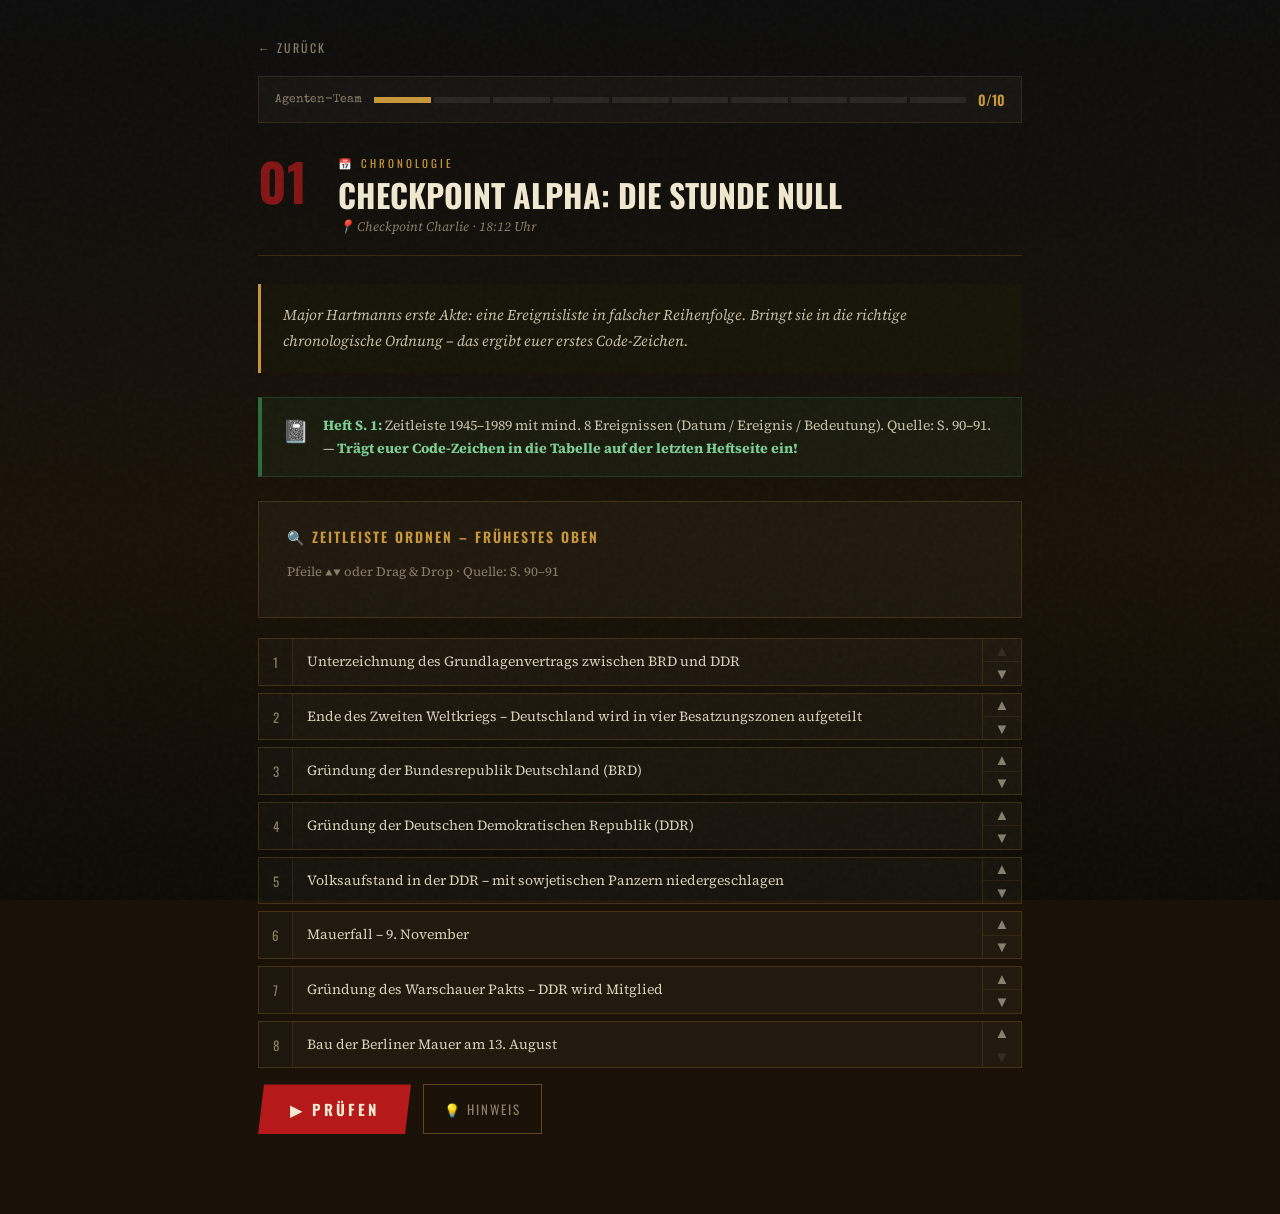
<file: station01.html>
<!DOCTYPE html>
<html lang="de">
<head>
<meta charset="UTF-8">
<meta name="viewport" content="width=device-width, initial-scale=1.0">
<title>Station 1 – Checkpoint Alpha</title>
<link rel="stylesheet" href="shared.css">
<style>
.sort-row{display:flex;align-items:stretch;background:rgba(240,232,208,0.04);border:1px solid rgba(200,151,58,0.2);margin-bottom:7px;cursor:grab;user-select:none;}
.sort-row.dragging{opacity:.4}
.sort-row.drag-over{border-color:var(--gold);background:rgba(200,151,58,0.12)}
.sort-row.correct-row{border-color:#2d6a3f;background:rgba(45,106,63,0.15)}
.sort-row.wrong-row{border-color:#b5191a;background:rgba(181,25,26,0.12)}
.sort-pos{width:34px;flex-shrink:0;display:flex;align-items:center;justify-content:center;font-family:'Oswald',sans-serif;font-size:13px;color:var(--muted);border-right:1px solid rgba(200,151,58,0.15);background:rgba(0,0,0,0.12)}
.sort-text{flex:1;padding:12px 14px;font-size:14px;line-height:1.55;color:rgba(240,232,208,0.88)}
.sort-arrows{display:flex;flex-direction:column;flex-shrink:0;border-left:1px solid rgba(200,151,58,0.15)}
.arr-btn{width:38px;flex:1;background:transparent;border:none;color:rgba(240,232,208,0.5);font-size:15px;cursor:pointer;display:flex;align-items:center;justify-content:center;transition:background .15s,color .15s;padding:0}
.arr-btn:hover:not(:disabled){background:rgba(200,151,58,0.15);color:var(--gold)}
.arr-btn:disabled{opacity:.2;cursor:default}
.arr-btn+.arr-btn{border-top:1px solid rgba(200,151,58,0.1)}
</style>
</head>
<body>
<div class="noise"></div><div class="bg-texture"></div>
<div class="station-container">
  <a href="index.html" class="back-link">&#8592; Zur&uuml;ck</a>
  <div id="progress-area"></div>
  <div class="station-header">
    <div class="station-num">01</div>
    <div class="station-meta">
      <div class="station-tag">&#128197; Chronologie</div>
      <div class="station-title">Checkpoint Alpha: Die Stunde Null</div>
      <div class="station-loc">&#128205; Checkpoint Charlie &middot; 18:12 Uhr</div>
    </div>
  </div>
  <div class="narrative">Major Hartmanns erste Akte: eine Ereignisliste in falscher Reihenfolge. Bringt sie in die richtige chronologische Ordnung &ndash; das ergibt euer erstes Code-Zeichen.</div>
  <div class="heft-aufgabe">
    <div class="icon">&#128211;</div>
    <div class="text"><strong>Heft S.&nbsp;1:</strong> Zeitleiste 1945&ndash;1989 mit mind. 8 Ereignissen (Datum / Ereignis / Bedeutung). Quelle: S.&nbsp;90&ndash;91. &mdash; <strong>Tr&auml;gt euer Code-Zeichen in die Tabelle auf der letzten Heftseite ein!</strong></div>
  </div>
  <div class="question-area">
    <h3>&#128269; Zeitleiste ordnen &ndash; fr&uuml;hestes oben</h3>
    <p style="font-size:13px;color:var(--muted);">Pfeile &#9650;&#9660; oder Drag &amp; Drop &middot; Quelle: S.&nbsp;90&ndash;91</p>
  </div>
  <div id="sort-area"></div>
  <div class="btn-row" style="margin-top:16px;">
    <button class="submit-btn" onclick="checkOrder()">&#9654; Pr&uuml;fen</button>
    <button class="hint-btn" onclick="showHint()">&#128161; Hinweis</button>
  </div>
  <div class="feedback" id="feedback"></div>
  <div id="code-section" style="display:none;margin-top:20px;">
    <div class="code-reveal show">
      <div class="code-label">&#128274; Euer Code-Zeichen f&uuml;r den Tresor (Station&nbsp;1 von&nbsp;10):</div>
      <div class="code-value">4</div>
      <div class="code-note">Warum <strong>4</strong>? Deutschland wurde 1945 in <strong>4</strong> Besatzungszonen aufgeteilt &ndash; das war der Startpunkt der Teilung.<br>Tragt &bdquo;4&ldquo; in die Code-Tabelle in eurem Heft ein (Position 1).</div>
    </div>
    <button class="next-btn show" onclick="window.location.href='station02.html'" style="margin-top:12px;">Weiter zu Station&nbsp;2 &#8594;</button>
  </div>
</div>
<script src="utils.js"></script>
<script>
document.getElementById('progress-area').innerHTML = progressBar(1);
var events=[
  {id:'a',text:'Ende des Zweiten Weltkriegs &ndash; Deutschland wird in vier Besatzungszonen aufgeteilt',year:1945},
  {id:'b',text:'Gr&uuml;ndung der Bundesrepublik Deutschland (BRD)',year:1949},
  {id:'c',text:'Gr&uuml;ndung der Deutschen Demokratischen Republik (DDR)',year:1949},
  {id:'d',text:'Volksaufstand in der DDR &ndash; mit sowjetischen Panzern niedergeschlagen',year:1953},
  {id:'e',text:'Gr&uuml;ndung des Warschauer Pakts &ndash; DDR wird Mitglied',year:1955},
  {id:'f',text:'Bau der Berliner Mauer am 13. August',year:1961},
  {id:'g',text:'Unterzeichnung des Grundlagenvertrags zwischen BRD und DDR',year:1972},
  {id:'h',text:'Mauerfall &ndash; 9. November',year:1989}
];
var order=events.slice().sort(function(){return Math.random()-.5;});
var dragSrcIdx=null;
function render(){
  var c=document.getElementById('sort-area');c.innerHTML='';
  order.forEach(function(e,i){
    var row=document.createElement('div');row.className='sort-row';row.setAttribute('draggable','true');row.dataset.idx=i;
    row.innerHTML='<div class="sort-pos">'+(i+1)+'</div><div class="sort-text">'+e.text+'</div>'+
      '<div class="sort-arrows">'+
      '<button class="arr-btn"'+(i===0?' disabled':'')+' onclick="moveItem('+i+',-1);event.stopPropagation()">&#9650;</button>'+
      '<button class="arr-btn"'+(i===order.length-1?' disabled':'')+' onclick="moveItem('+i+',1);event.stopPropagation()">&#9660;</button>'+
      '</div>';
    row.addEventListener('dragstart',function(ev){dragSrcIdx=i;setTimeout(function(){row.classList.add('dragging');},0);ev.dataTransfer.effectAllowed='move';});
    row.addEventListener('dragend',function(){row.classList.remove('dragging');document.querySelectorAll('.sort-row').forEach(function(r){r.classList.remove('drag-over');});dragSrcIdx=null;});
    row.addEventListener('dragover',function(ev){ev.preventDefault();document.querySelectorAll('.sort-row').forEach(function(r){r.classList.remove('drag-over');});row.classList.add('drag-over');});
    row.addEventListener('dragleave',function(){row.classList.remove('drag-over');});
    row.addEventListener('drop',function(ev){ev.preventDefault();row.classList.remove('drag-over');if(dragSrcIdx!==null&&dragSrcIdx!==i){var tmp=order[dragSrcIdx];order[dragSrcIdx]=order[i];order[i]=tmp;clearFeedback();render();}});
    c.appendChild(row);
  });
}
function moveItem(i,dir){var j=i+dir;if(j<0||j>=order.length)return;var tmp=order[i];order[i]=order[j];order[j]=tmp;clearFeedback();render();}
function clearFeedback(){var fb=document.getElementById('feedback');fb.className='feedback';fb.innerHTML='';}
var attempts=0;
function checkOrder(){
  var correct=events.slice().sort(function(a,b){return a.year-b.year;}).map(function(e){return e.id;});
  var current=order.map(function(e){return e.id;});
  var ok=current.join('')===correct.join('');
  attempts++;
  var fb=document.getElementById('feedback');
  document.querySelectorAll('.sort-row').forEach(function(row,i){
    row.classList.remove('correct-row','wrong-row');
    if(ok)row.classList.add('correct-row');
    else row.classList.add(current[i]===correct[i]?'correct-row':'wrong-row');
  });
  if(ok){
    fb.className='feedback success';fb.innerHTML='&#10003; Korrekt!';
    saveCode(1,'4');
    document.getElementById('code-section').style.display='block';
    markStationComplete(1);
  } else {
    var w=current.filter(function(id,i){return id!==correct[i];}).length;
    fb.className='feedback error';
    fb.innerHTML=attempts>=2?'&#10007; '+w+' Position'+(w>1?'en':'')+'falsch (rot). Tipp: Welches Ereignis kam zuerst, welches zuletzt?'
      :'&#10007; '+w+' Position'+(w>1?'en':'')+' stimm'+(w>1?'en':'t')+' nicht &ndash; gr&uuml;n = richtig, rot = falsch.';
  }
}
function showHint(){
  addHint();var fb=document.getElementById('feedback');fb.className='feedback hint';
  fb.innerHTML='&#128161; Nutzt den Zeitstrahl S.&nbsp;90&ndash;91. Achtet auf: Wann wurden die beiden deutschen Staaten gegr&uuml;ndet? Was passierte 1953 und 1961?';
}
render();
</script>
</body>
</html>
</file>
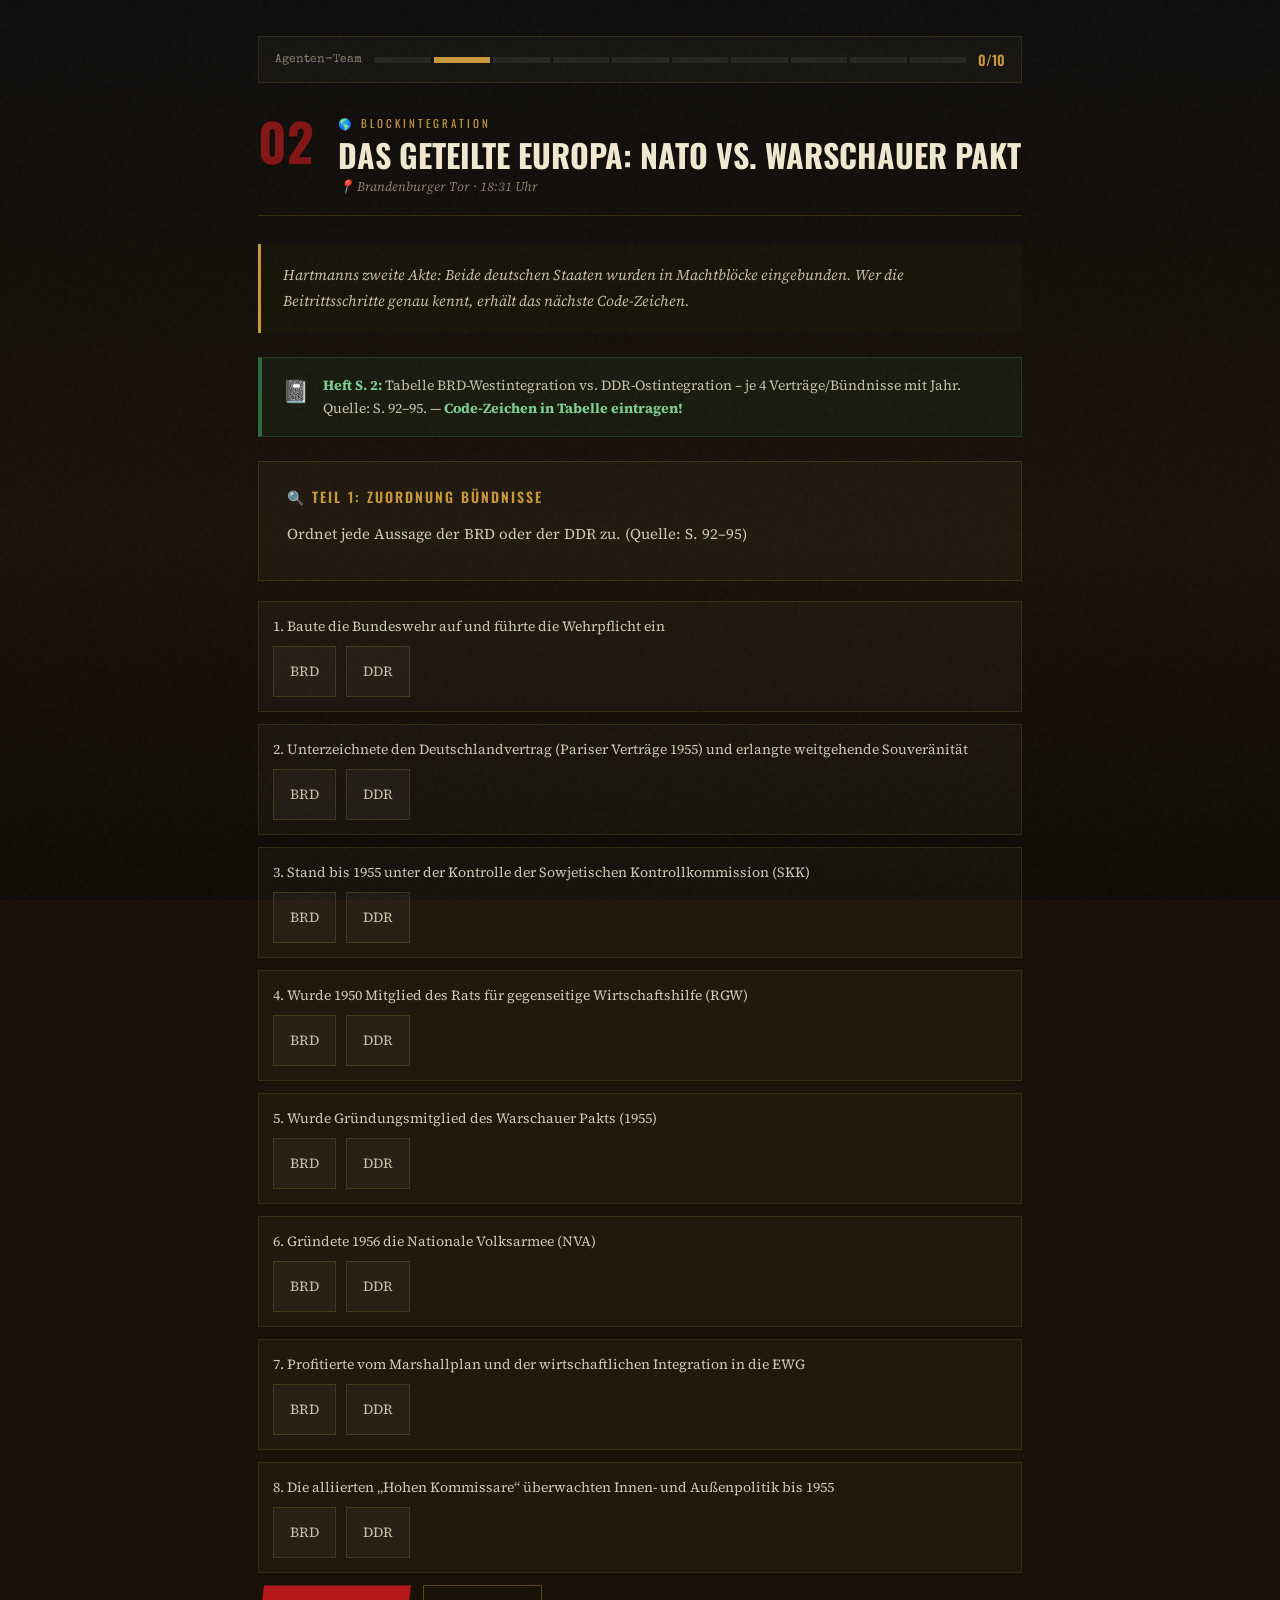
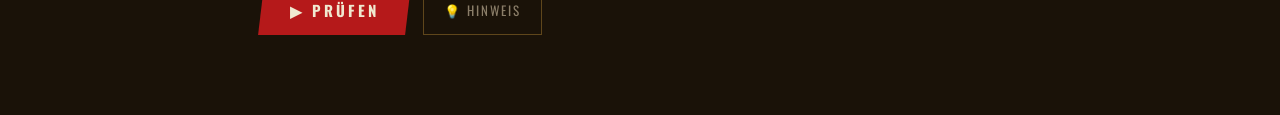
<file: station02.html>
<!DOCTYPE html>
<html lang="de">
<head>
<meta charset="UTF-8">
<meta name="viewport" content="width=device-width, initial-scale=1.0">
<title>Station 2 – Blockintegration</title>
<link rel="stylesheet" href="shared.css">
</head>
<body>
<div class="noise"></div><div class="bg-texture"></div>
<div class="station-container">
  <div id="progress-area"></div>
  <div class="station-header">
    <div class="station-num">02</div>
    <div class="station-meta">
      <div class="station-tag">&#127758; Blockintegration</div>
      <div class="station-title">Das geteilte Europa: NATO vs. Warschauer Pakt</div>
      <div class="station-loc">&#128205; Brandenburger Tor &middot; 18:31 Uhr</div>
    </div>
  </div>
  <div class="narrative">Hartmanns zweite Akte: Beide deutschen Staaten wurden in Machtbl&ouml;cke eingebunden. Wer die Beitrittsschritte genau kennt, erh&auml;lt das n&auml;chste Code-Zeichen.</div>
  <div class="heft-aufgabe">
    <div class="icon">&#128211;</div>
    <div class="text"><strong>Heft S.&nbsp;2:</strong> Tabelle BRD-Westintegration vs. DDR-Ostintegration &ndash; je 4 Vertr&auml;ge/B&uuml;ndnisse mit Jahr. Quelle: S.&nbsp;92&ndash;95. &mdash; <strong>Code-Zeichen in Tabelle eintragen!</strong></div>
  </div>

  <!-- Part 1: Kategorisierung – randomised so no predictable BRD/DDR pattern -->
  <div class="question-area">
    <h3>&#128269; Teil 1: Zuordnung B&uuml;ndnisse</h3>
    <p>Ordnet jede Aussage der BRD oder der DDR zu. (Quelle: S.&nbsp;92&ndash;95)</p>
  </div>
  <div id="match-area"></div>
  <div class="btn-row" style="margin-top:12px;">
    <button class="submit-btn" onclick="checkMatches()">&#9654; Pr&uuml;fen</button>
    <button class="hint-btn" onclick="showHint1()">&#128161; Hinweis</button>
  </div>
  <div class="feedback" id="fb1"></div>

  <!-- Part 2: Open text – year question, no multiple choice to pattern-match -->
  <div class="question-area" id="q2" style="display:none;margin-top:24px;">
    <h3>&#128269; Teil 2: Schl&uuml;sseljahr</h3>
    <p>In welchem Jahr unterzeichnete Adenauer die <strong>Pariser Vertr&auml;ge</strong>, durch die die BRD weitgehende Souver&auml;nit&auml;t erlangte und der NATO beitrat?</p>
    <p style="font-size:13px;color:var(--muted);margin-top:6px;">Freitextantwort &ndash; Quelle: S.&nbsp;92&ndash;93</p>
    <div class="input-area" style="margin-top:14px;">
      <label>Jahr (4-stellig):</label>
      <input type="text" class="code-input" id="year-input" placeholder="19__" maxlength="4" style="font-size:22px;letter-spacing:6px;">
    </div>
    <div class="btn-row" style="margin-top:12px;">
      <button class="submit-btn" onclick="checkYear()">&#9654; Pr&uuml;fen</button>
      <button class="hint-btn" onclick="showHint2()">&#128161; Hinweis</button>
    </div>
    <div class="feedback" id="fb2"></div>
  </div>

  <div id="code-section" style="display:none;margin-top:20px;">
    <div class="code-reveal show">
      <div class="code-label">&#128274; Code-Zeichen Station&nbsp;2 von&nbsp;10:</div>
      <div class="code-value">5</div>
      <div class="code-note">Warum <strong>5</strong>? Das Jahr des NATO-Beitritts der BRD: 19<strong>5</strong>5 &ndash; die letzte Ziffer der Pariser Vertr&auml;ge.<br>Position 2 in eurer Code-Tabelle im Heft.</div>
    </div>
    <button class="next-btn show" onclick="window.location.href='station03.html'" style="margin-top:12px;">Weiter zu Station&nbsp;3 &#8594;</button>
  </div>
</div>

<script src="utils.js"></script>
<script>
document.getElementById('progress-area').innerHTML = progressBar(2);

// Statements deliberately interleaved so no simple BRD/DDR/BRD/DDR pattern exists
var items=[
  {text:'Unterzeichnete den Deutschlandvertrag (Pariser Vertr&auml;ge 1955) und erlangte weitgehende Souver&auml;nit&auml;t',answer:'BRD'},
  {text:'Wurde Gr&uuml;ndungsmitglied des Warschauer Pakts (1955)',answer:'DDR'},
  {text:'Gr&uuml;ndete 1956 die Nationale Volksarmee (NVA)',answer:'DDR'},
  {text:'Baute die Bundeswehr auf und f&uuml;hrte die Wehrpflicht ein',answer:'BRD'},
  {text:'Wurde 1950 Mitglied des Rats f&uuml;r gegenseitige Wirtschaftshilfe (RGW)',answer:'DDR'},
  {text:'Profitierte vom Marshallplan und der wirtschaftlichen Integration in die EWG',answer:'BRD'},
  {text:'Stand bis 1955 unter der Kontrolle der Sowjetischen Kontrollkommission (SKK)',answer:'DDR'},
  {text:'Die alliierten &bdquo;Hohen Kommissare&ldquo; &uuml;berwachten Innen- und Au&szlig;enpolitik bis 1955',answer:'BRD'},
];
// Shuffle to break any residual pattern
items.sort(function(){return Math.random()-.5;});

var answers={};
var area=document.getElementById('match-area');
items.forEach(function(item,i){
  var div=document.createElement('div');
  div.style.cssText='margin-bottom:12px;padding:14px;background:rgba(240,232,208,0.03);border:1px solid rgba(200,151,58,0.15);';
  div.innerHTML='<p style="font-size:14px;margin-bottom:10px;color:rgba(240,232,208,0.85);">'+(i+1)+'. '+item.text+'</p>'+
    '<div style="display:flex;gap:10px;">'+
    '<button class="choice-btn" id="b'+i+'BRD" onclick="setA('+i+',\'BRD\')">BRD</button>'+
    '<button class="choice-btn" id="b'+i+'DDR" onclick="setA('+i+',\'DDR\')">DDR</button>'+
    '</div>';
  area.appendChild(div);
});

function setA(i,val){
  answers[i]=val;
  ['BRD','DDR'].forEach(function(v){document.getElementById('b'+i+v).classList.toggle('selected',val===v);});
}

var matchDone=false;
function checkMatches(){
  if(matchDone){document.getElementById('q2').style.display='block';return;}
  var correct=0;
  items.forEach(function(item,i){
    ['BRD','DDR'].forEach(function(v){document.getElementById('b'+i+v).classList.remove('correct','wrong','selected');});
    document.getElementById('b'+i+item.answer).classList.add('correct');
    if(answers[i]&&answers[i]!==item.answer) document.getElementById('b'+i+answers[i]).classList.add('wrong');
    if(answers[i]===item.answer) correct++;
  });
  var fb=document.getElementById('fb1');
  if(correct>=6){
    fb.className='feedback success';fb.innerHTML='&#10003; '+correct+'/8 richtig. Weiter zu Teil 2:';
    matchDone=true;document.getElementById('q2').style.display='block';
  } else {
    fb.className='feedback error';fb.innerHTML='&#10007; '+correct+'/8. Lest S.&nbsp;92&ndash;95 genau: Welcher Staat trat welchem B&uuml;ndnis bei?';
  }
}

function checkYear(){
  var val=document.getElementById('year-input').value.trim();
  var fb=document.getElementById('fb2');
  if(val==='1955'){
    fb.className='feedback success';fb.innerHTML='&#10003; Korrekt! 1955 &ndash; Pariser Vertr&auml;ge, NATO-Beitritt.';
    saveCode(2,'5');
    document.getElementById('code-section').style.display='block';
    markStationComplete(2);
  } else if(val==='1949'){
    fb.className='feedback error';fb.innerHTML='&#10007; 1949 war die Gr&uuml;ndung der BRD, aber noch nicht der NATO-Beitritt. Lies S.&nbsp;92&ndash;93 weiter.';
  } else {
    fb.className='feedback error';fb.innerHTML='&#10007; Nicht korrekt. Schau in S.&nbsp;92&ndash;93, Abschnitt &bdquo;Westintegration der BRD&ldquo;.';
  }
}

function showHint1(){addHint();var fb=document.getElementById('fb1');fb.className='feedback hint';fb.innerHTML='&#128161; Karte M1 S.&nbsp;90&ndash;91: Rot = Warschauer Pakt (Osten), Blau = NATO (Westen). Lies auch S.&nbsp;92&ndash;95 Abschnitt &bdquo;Westintegration&ldquo; vs. &bdquo;Ostintegration&ldquo;.';}
function showHint2(){addHint();var fb=document.getElementById('fb2');fb.className='feedback hint';fb.innerHTML='&#128161; S.&nbsp;92&ndash;93: Wann unterzeichnete Adenauer die Pariser Vertr&auml;ge? Das Jahr steht explizit im Text.';}
</script>
</body>
</html>
</file>
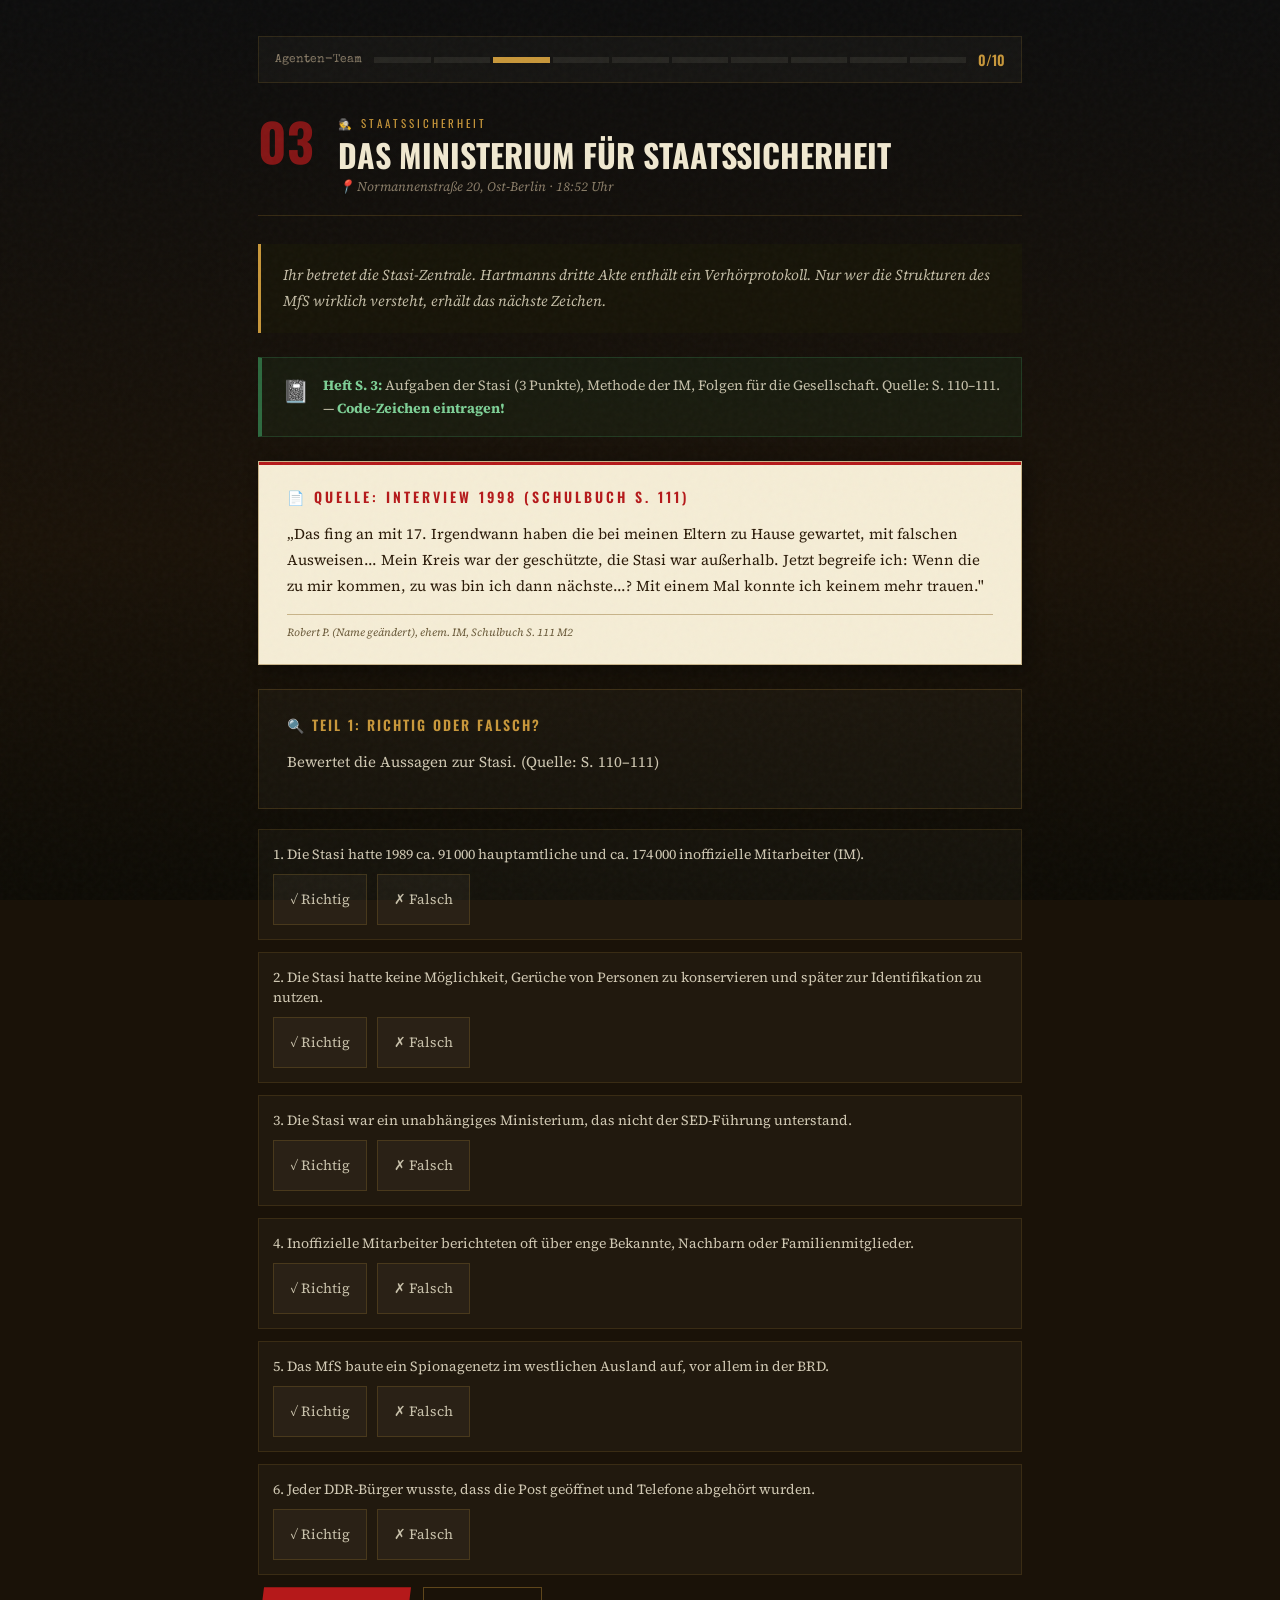
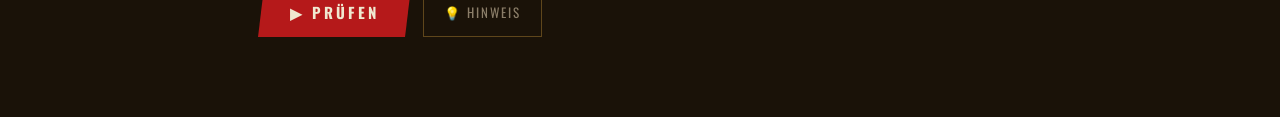
<file: station03.html>
<!DOCTYPE html>
<html lang="de">
<head><meta charset="UTF-8"><meta name="viewport" content="width=device-width, initial-scale=1.0">
<title>Station 3 – Stasi</title><link rel="stylesheet" href="shared.css"></head>
<body>
<div class="noise"></div><div class="bg-texture"></div>
<div class="station-container">
  <div id="progress-area"></div>
  <div class="station-header">
    <div class="station-num">03</div>
    <div class="station-meta">
      <div class="station-tag">&#128373; Staatssicherheit</div>
      <div class="station-title">Das Ministerium f&uuml;r Staatssicherheit</div>
      <div class="station-loc">&#128205; Normannenstra&szlig;e 20, Ost-Berlin &middot; 18:52 Uhr</div>
    </div>
  </div>
  <div class="narrative">Ihr betretet die Stasi-Zentrale. Hartmanns dritte Akte enth&auml;lt ein Verhörprotokoll. Nur wer die Strukturen des MfS wirklich versteht, erh&auml;lt das n&auml;chste Zeichen.</div>
  <div class="heft-aufgabe">
    <div class="icon">&#128211;</div>
    <div class="text"><strong>Heft S.&nbsp;3:</strong> Aufgaben der Stasi (3 Punkte), Methode der IM, Folgen f&uuml;r die Gesellschaft. Quelle: S.&nbsp;110&ndash;111. &mdash; <strong>Code-Zeichen eintragen!</strong></div>
  </div>

  <div class="doc-card">
    <div class="doc-title">&#128196; Quelle: Interview 1998 (Schulbuch S.&nbsp;111)</div>
    <p>„Das fing an mit 17. Irgendwann haben die bei meinen Eltern zu Hause gewartet, mit falschen Ausweisen... Mein Kreis war der gesch&uuml;tzte, die Stasi war au&szlig;erhalb. Jetzt begreife ich: Wenn die zu mir kommen, zu was bin ich dann n&auml;chste...? Mit einem Mal konnte ich keinem mehr trauen."</p>
    <div class="doc-source">Robert P. (Name ge&auml;ndert), ehem. IM, Schulbuch S.&nbsp;111 M2</div>
  </div>

  <!-- Part 1: True/False – shuffled, no pattern -->
  <div class="question-area">
    <h3>&#128269; Teil 1: Richtig oder Falsch?</h3>
    <p>Bewertet die Aussagen zur Stasi. (Quelle: S.&nbsp;110&ndash;111)</p>
  </div>
  <div id="rf-area"></div>
  <div class="btn-row" style="margin-top:12px;">
    <button class="submit-btn" onclick="checkRF()">&#9654; Pr&uuml;fen</button>
    <button class="hint-btn" onclick="showHint1()">&#128161; Hinweis</button>
  </div>
  <div class="feedback" id="fb1"></div>

  <!-- Part 2: Open-text name question -->
  <div class="question-area" id="q2" style="display:none;margin-top:24px;">
    <h3>&#128269; Teil 2: Schl&uuml;sselperson</h3>
    <p>Wie hie&szlig; der langj&auml;hrige Minister f&uuml;r Staatssicherheit, der gleichzeitig Mitglied des SED-Politb&uuml;ros war? (1957&ndash;1989)</p>
    <p style="font-size:13px;color:var(--muted);margin-top:6px;">Nachname gen&uuml;gt &ndash; Quelle: S.&nbsp;110</p>
    <div class="input-area" style="margin-top:14px;">
      <label>Nachname:</label>
      <input type="text" class="code-input" id="name-input" placeholder="..." maxlength="20" style="font-size:20px;letter-spacing:2px;">
    </div>
    <div class="btn-row" style="margin-top:12px;">
      <button class="submit-btn" onclick="checkName()">&#9654; Pr&uuml;fen</button>
      <button class="hint-btn" onclick="showHint2()">&#128161; Hinweis</button>
    </div>
    <div class="feedback" id="fb2"></div>
  </div>

  <div id="code-section" style="display:none;margin-top:20px;">
    <div class="code-reveal show">
      <div class="code-label">&#128274; Code-Zeichen Station&nbsp;3 von&nbsp;10:</div>
      <div class="code-value">M</div>
      <div class="code-note">Warum <strong>M</strong>? Der erste Buchstabe von <strong>Mielke</strong> &ndash; dem MfS-Minister, der 32 Jahre lang &bdquo;Schild und Schwert der Partei&ldquo; war.<br>Position 3 in eurer Code-Tabelle.</div>
    </div>
    <button class="next-btn show" onclick="window.location.href='station04.html'" style="margin-top:12px;">Weiter zu Station&nbsp;4 &#8594;</button>
  </div>
</div>

<script src="utils.js"></script>
<script>
document.getElementById('progress-area').innerHTML = progressBar(3);
var rfItems=[
  {text:'Die Stasi hatte 1989 ca. 91&thinsp;000 hauptamtliche und ca. 174&thinsp;000 inoffizielle Mitarbeiter (IM).',correct:true},
  {text:'Die Stasi war ein unabh&auml;ngiges Ministerium, das nicht der SED-F&uuml;hrung unterstand.',correct:false},
  {text:'Inoffizielle Mitarbeiter berichteten oft &uuml;ber enge Bekannte, Nachbarn oder Familienmitglieder.',correct:true},
  {text:'Das MfS baute ein Spionagenetz im westlichen Ausland auf, vor allem in der BRD.',correct:true},
  {text:'Jeder DDR-B&uuml;rger wusste, dass die Post ge&ouml;ffnet und Telefone abgeh&ouml;rt wurden.',correct:true},
  {text:'Die Stasi hatte keine M&ouml;glichkeit, Ger&uuml;che von Personen zu konservieren und sp&auml;ter zur Identifikation zu nutzen.',correct:false},
];
rfItems.sort(function(){return Math.random()-.5;});
var rfAnswers={};
var area=document.getElementById('rf-area');
rfItems.forEach(function(item,i){
  var div=document.createElement('div');
  div.style.cssText='margin-bottom:12px;padding:14px;background:rgba(240,232,208,0.03);border:1px solid rgba(200,151,58,0.15);';
  div.innerHTML='<p style="font-size:14px;margin-bottom:10px;color:rgba(240,232,208,0.85);">'+(i+1)+'. '+item.text+'</p>'+
    '<div style="display:flex;gap:10px;">'+
    '<button class="choice-btn" id="r'+i+'" onclick="setRF('+i+',true)">&#10003; Richtig</button>'+
    '<button class="choice-btn" id="f'+i+'" onclick="setRF('+i+',false)">&#10007; Falsch</button>'+
    '</div>';
  area.appendChild(div);
});
function setRF(i,val){rfAnswers[i]=val;document.getElementById('r'+i).classList.toggle('selected',val===true);document.getElementById('f'+i).classList.toggle('selected',val===false);}
var rfDone=false;
function checkRF(){
  if(rfDone){document.getElementById('q2').style.display='block';return;}
  var correct=0;
  rfItems.forEach(function(item,i){
    ['r'+i,'f'+i].forEach(function(id){document.getElementById(id).classList.remove('correct','wrong','selected');});
    document.getElementById((item.correct?'r':'f')+i).classList.add('correct');
    if(rfAnswers[i]!==undefined&&rfAnswers[i]!==item.correct) document.getElementById((rfAnswers[i]?'r':'f')+i).classList.add('wrong');
    if(rfAnswers[i]===item.correct) correct++;
  });
  var fb=document.getElementById('fb1');
  if(correct>=5){fb.className='feedback success';fb.innerHTML='&#10003; '+correct+'/6 richtig! Weiter zu Teil 2:';rfDone=true;document.getElementById('q2').style.display='block';}
  else{fb.className='feedback error';fb.innerHTML='&#10007; '+correct+'/6. Lies S.&nbsp;110&ndash;111 genau: Aufgaben, IM-System, Geruchsproben (Foto S.&nbsp;111).';}
}
function checkName(){
  var val=document.getElementById('name-input').value;
  var fb=document.getElementById('fb2');
  checkAnswer(val,['mielke','erich mielke'],function(){
    fb.className='feedback success';fb.innerHTML='&#10003; Richtig! Erich Mielke &ndash; 32 Jahre MfS-Minister.';
    saveCode(3,'M');document.getElementById('code-section').style.display='block';markStationComplete(3);
  },function(){
    fb.className='feedback error';fb.innerHTML='&#10007; Nicht korrekt. S.&nbsp;110, zweiter Absatz: Wer war Minister f&uuml;r Staatssicherheit von 1957 bis 1989?';
  });
}
function showHint1(){addHint();var fb=document.getElementById('fb1');fb.className='feedback hint';fb.innerHTML='&#128161; S.&nbsp;110: &bdquo;Aufgaben des MfS&ldquo; und &bdquo;Systematische Bespitelung&ldquo;. Auch das Foto mit den Geruchskonserven (S.&nbsp;111) gibt Aufschluss!';}
function showHint2(){addHint();var fb=document.getElementById('fb2');fb.className='feedback hint';fb.innerHTML='&#128161; S.&nbsp;110, 2. Absatz: &bdquo;Dabei bestand zwischen MfS und SED eine enge pers&ouml;nliche Verzahnung&ldquo; &ndash; wer wird dort namentlich erw&auml;hnt?';}
</script></body></html>
</file>
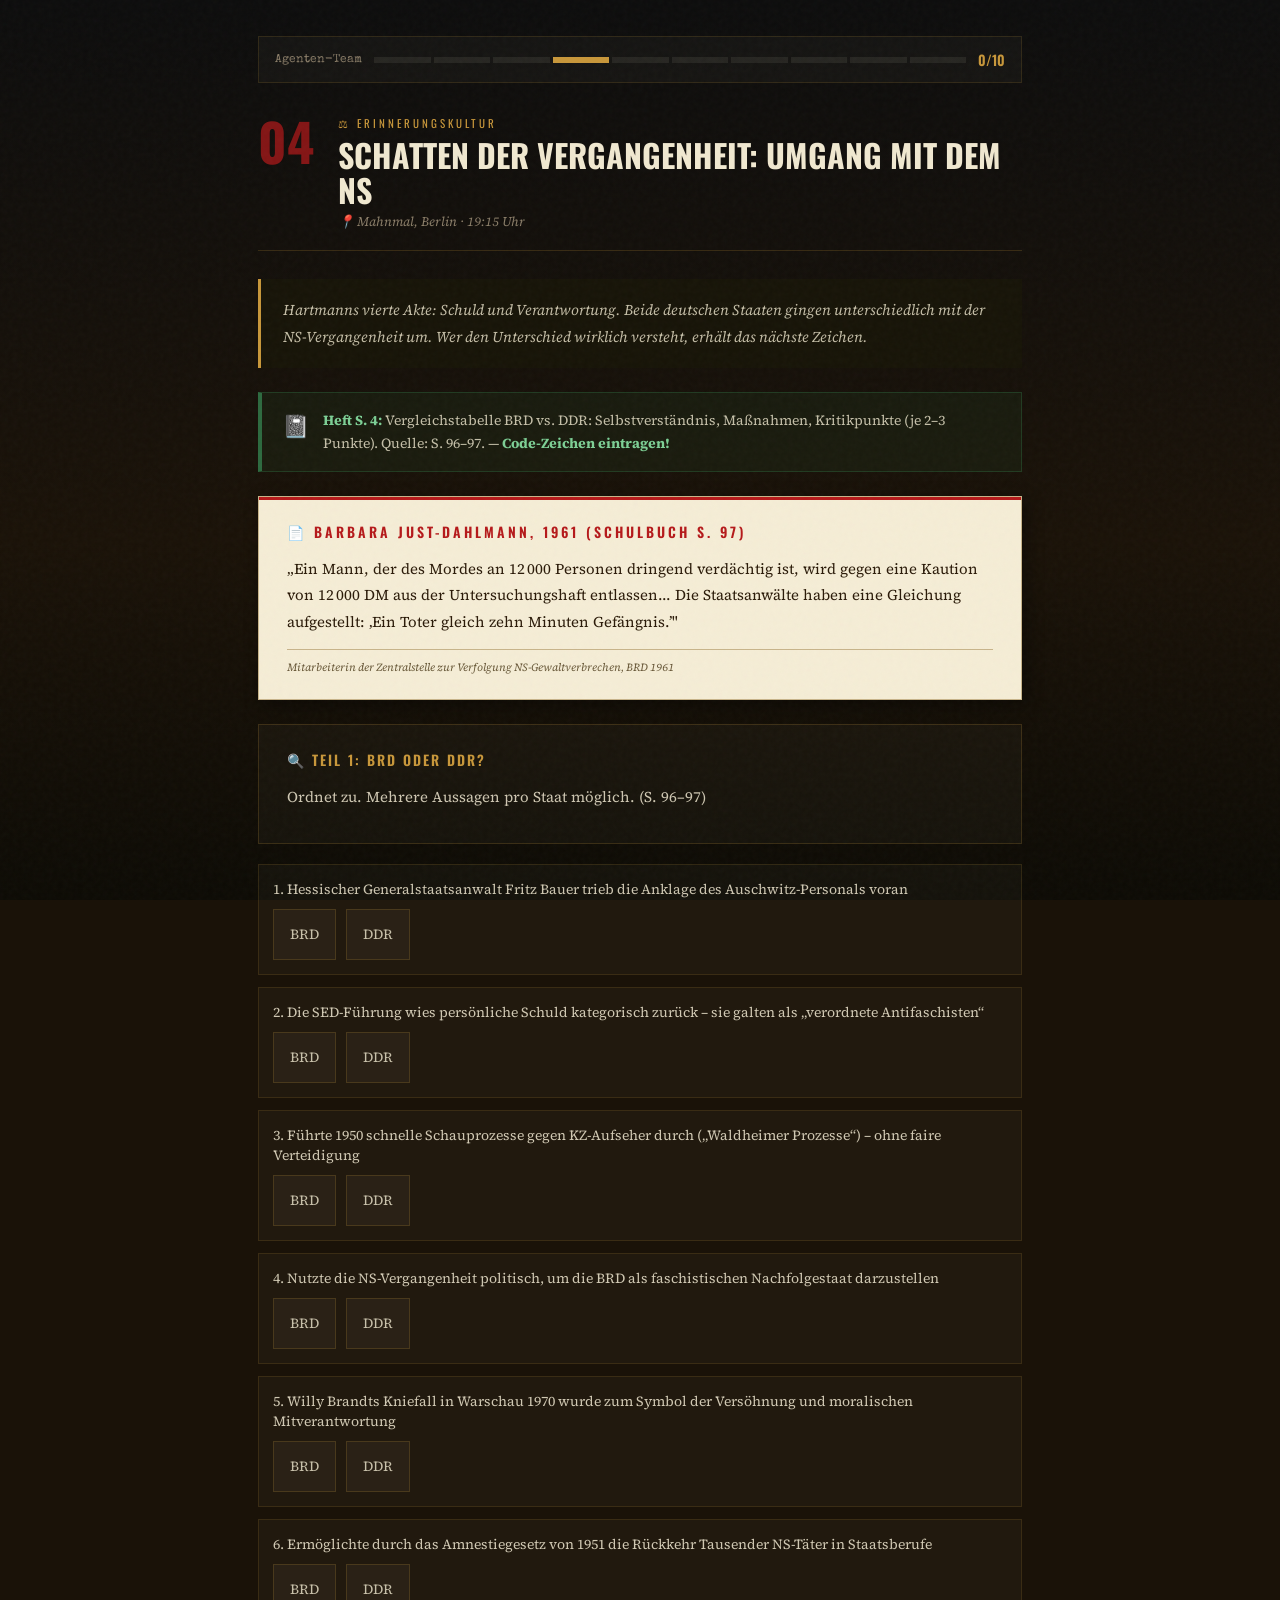
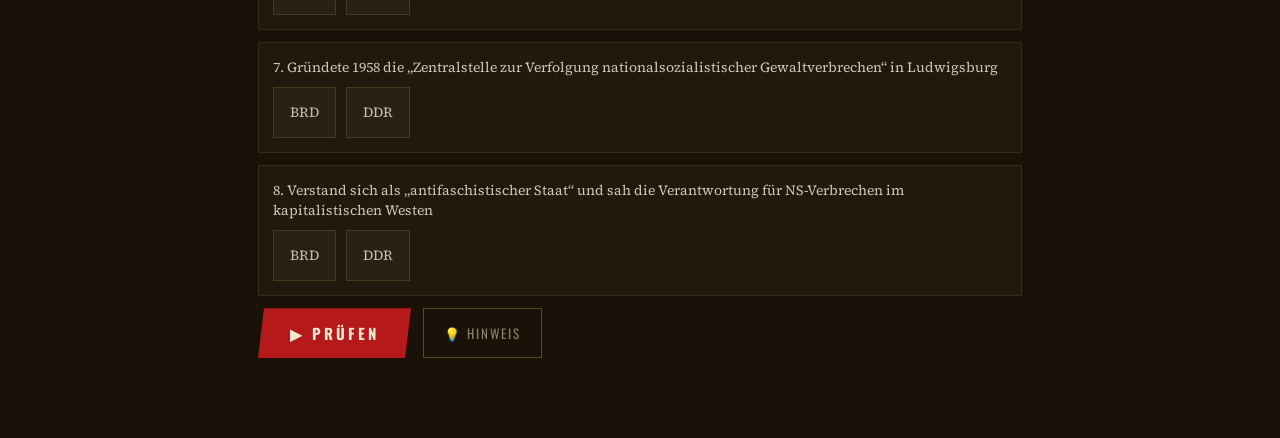
<file: station04.html>
<!DOCTYPE html>
<html lang="de">
<head><meta charset="UTF-8"><meta name="viewport" content="width=device-width, initial-scale=1.0">
<title>Station 4 – NS-Vergangenheit</title><link rel="stylesheet" href="shared.css"></head>
<body>
<div class="noise"></div><div class="bg-texture"></div>
<div class="station-container">
  <div id="progress-area"></div>
  <div class="station-header">
    <div class="station-num">04</div>
    <div class="station-meta">
      <div class="station-tag">&#9878; Erinnerungskultur</div>
      <div class="station-title">Schatten der Vergangenheit: Umgang mit dem NS</div>
      <div class="station-loc">&#128205; Mahnmal, Berlin &middot; 19:15 Uhr</div>
    </div>
  </div>
  <div class="narrative">Hartmanns vierte Akte: Schuld und Verantwortung. Beide deutschen Staaten gingen unterschiedlich mit der NS-Vergangenheit um. Wer den Unterschied wirklich versteht, erh&auml;lt das n&auml;chste Zeichen.</div>
  <div class="heft-aufgabe">
    <div class="icon">&#128211;</div>
    <div class="text"><strong>Heft S.&nbsp;4:</strong> Vergleichstabelle BRD vs. DDR: Selbstverst&auml;ndnis, Ma&szlig;nahmen, Kritikpunkte (je 2&ndash;3 Punkte). Quelle: S.&nbsp;96&ndash;97. &mdash; <strong>Code-Zeichen eintragen!</strong></div>
  </div>

  <div class="doc-card">
    <div class="doc-title">&#128196; Barbara Just-Dahlmann, 1961 (Schulbuch S.&nbsp;97)</div>
    <p>„Ein Mann, der des Mordes an 12&thinsp;000 Personen dringend verd&auml;chtig ist, wird gegen eine Kaution von 12&thinsp;000 DM aus der Untersuchungshaft entlassen... Die Staatsanw&auml;lte haben eine Gleichung aufgestellt: &#8218;Ein Toter gleich zehn Minuten Gef&auml;ngnis.&#8217;"</p>
    <div class="doc-source">Mitarbeiterin der Zentralstelle zur Verfolgung NS-Gewaltverbrechen, BRD 1961</div>
  </div>

  <!-- Part 1: Categorisation – 4 BRD, 4 DDR, shuffled. Students cannot pattern-match. -->
  <div class="question-area">
    <h3>&#128269; Teil 1: BRD oder DDR?</h3>
    <p>Ordnet zu. Mehrere Aussagen pro Staat m&ouml;glich. (S.&nbsp;96&ndash;97)</p>
  </div>
  <div id="assign-area"></div>
  <div class="btn-row" style="margin-top:12px;">
    <button class="submit-btn" onclick="checkAssign()">&#9654; Pr&uuml;fen</button>
    <button class="hint-btn" onclick="showHint1()">&#128161; Hinweis</button>
  </div>
  <div class="feedback" id="fb1"></div>

  <!-- Part 2: Open-text concept question -->
  <div class="question-area" id="q2" style="display:none;margin-top:24px;">
    <h3>&#128269; Teil 2: Begriff erkl&auml;ren</h3>
    <p>Wann fanden in Frankfurt am Main die ber&uuml;hmtesten Strafprozesse gegen NS-T&auml;ter statt, die die &ouml;ffentliche Aufarbeitung entscheidend vorantrieben?</p>
    <p style="font-size:13px;color:var(--muted);margin-top:6px;">Quelle: S.&nbsp;96&ndash;97 und Zeitstrahl S.&nbsp;120</p>
    <div class="input-area" style="margin-top:14px;">
      <label>Zeitraum:</label>
      <input type="text" class="code-input" id="city-input" placeholder="..." maxlength="20" style="font-size:20px;">
    </div>
    <div class="btn-row" style="margin-top:12px;">
      <button class="submit-btn" onclick="checkCity()">&#9654; Pr&uuml;fen</button>
      <button class="hint-btn" onclick="showHint2()">&#128161; Hinweis</button>
    </div>
    <div class="feedback" id="fb2"></div>
  </div>

  <div id="code-section" style="display:none;margin-top:20px;">
    <div class="code-reveal show">
      <div class="code-label">&#128274; Code-Zeichen Station&nbsp;4 von&nbsp;10:</div>
      <div class="code-value">A</div>
      <div class="code-note">Warum <strong>A</strong>? Der erste Buchstabe von <strong>Auschwitz</strong> &ndash; die Auschwitz-Prozesse (1963&ndash;65) waren ein Wendepunkt der deutschen Aufarbeitung.<br>Position 4 in eurer Code-Tabelle.</div>
    </div>
    <button class="next-btn show" onclick="window.location.href='station05.html'" style="margin-top:12px;">Weiter zu Station&nbsp;5 &#8594;</button>
  </div>
</div>

<script src="utils.js"></script>
<script>
document.getElementById('progress-area').innerHTML = progressBar(4);
var items=[
  {text:'Verstand sich als &bdquo;antifaschistischer Staat&ldquo; und sah die Verantwortung f&uuml;r NS-Verbrechen im kapitalistischen Westen',answer:'DDR'},
  {text:'Gr&uuml;ndete 1958 die &bdquo;Zentralstelle zur Verfolgung nationalsozialistischer Gewaltverbrechen&ldquo; in Ludwigsburg',answer:'BRD'},
  {text:'F&uuml;hrte 1950 schnelle Schauprozesse gegen KZ-Aufseher durch (&bdquo;Waldheimer Prozesse&ldquo;) &ndash; ohne faire Verteidigung',answer:'DDR'},
  {text:'Erm&ouml;glichte durch das Amnestiegesetz von 1951 die R&uuml;ckkehr Tausender NS-T&auml;ter in Staatsberufe',answer:'BRD'},
  {text:'Nutzte die NS-Vergangenheit politisch, um die BRD als faschistischen Nachfolgestaat darzustellen',answer:'DDR'},
  {text:'Willy Brandts Kniefall in Warschau 1970 wurde zum Symbol der Vers&ouml;hnung und moralischen Mitverantwortung',answer:'BRD'},
  {text:'Hessischer Generalstaatsanwalt Fritz Bauer trieb die Anklage des Auschwitz-Personals voran',answer:'BRD'},
  {text:'Die SED-F&uuml;hrung wies pers&ouml;nliche Schuld kategorisch zur&uuml;ck &ndash; sie galten als &bdquo;verordnete Antifaschisten&ldquo;',answer:'DDR'},
];
items.sort(function(){return Math.random()-.5;});
var aAnswers={};
var area=document.getElementById('assign-area');
items.forEach(function(item,i){
  var div=document.createElement('div');
  div.style.cssText='margin-bottom:12px;padding:14px;background:rgba(240,232,208,0.03);border:1px solid rgba(200,151,58,0.15);';
  div.innerHTML='<p style="font-size:14px;margin-bottom:10px;color:rgba(240,232,208,0.85);">'+(i+1)+'. '+item.text+'</p>'+
    '<div style="display:flex;gap:10px;">'+
    '<button class="choice-btn" id="a'+i+'BRD" onclick="setAns('+i+',\'BRD\')">BRD</button>'+
    '<button class="choice-btn" id="a'+i+'DDR" onclick="setAns('+i+',\'DDR\')">DDR</button>'+
    '</div>';
  area.appendChild(div);
});
function setAns(i,val){aAnswers[i]=val;['BRD','DDR'].forEach(function(v){document.getElementById('a'+i+v).classList.toggle('selected',val===v);});}
var aDone=false;
function checkAssign(){
  if(aDone){document.getElementById('q2').style.display='block';return;}
  var correct=0;
  items.forEach(function(item,i){
    ['BRD','DDR'].forEach(function(v){document.getElementById('a'+i+v).classList.remove('correct','wrong','selected');});
    document.getElementById('a'+i+item.answer).classList.add('correct');
    if(aAnswers[i]&&aAnswers[i]!==item.answer) document.getElementById('a'+i+aAnswers[i]).classList.add('wrong');
    if(aAnswers[i]===item.answer) correct++;
  });
  var fb=document.getElementById('fb1');
  if(correct>=6){fb.className='feedback success';fb.innerHTML='&#10003; '+correct+'/8 richtig. Teil 2:';aDone=true;document.getElementById('q2').style.display='block';}
  else{fb.className='feedback error';fb.innerHTML='&#10007; '+correct+'/8. Schl&uuml;ssel: DDR = verordneter Antifaschismus. BRD = Schlussstrichmentalit&auml;t DANN Auschwitz-Prozesse. S.&nbsp;96&ndash;97.';}
}
function checkCity(){
  var val=document.getElementById('city-input').value;
  var fb=document.getElementById('fb2');
  checkAnswer(val,['1963-1965','1963-65','1963 - 1965','1963 - 65'],function(){
    fb.className='feedback success';fb.innerHTML='&#10003; Zwischen 1963 und 1965 in Frankfurt am Main &ndash; Generalstaatsanwalt Fritz Bauer initiierte die Auschwitz-Prozesse.';
    saveCode(4,'A');document.getElementById('code-section').style.display='block';markStationComplete(4);
  },function(){
    fb.className='feedback error';fb.innerHTML='&#10007; Nicht korrekt. S.&nbsp;96&ndash;97: &bdquo;Der hessische Generalstaatsanwalt Fritz Bauer...&ldquo; &ndash; schau noch einmal auf S. 96 nach!';
  });
}
function showHint1(){addHint();document.getElementById('fb1').className='feedback hint';document.getElementById('fb1').innerHTML='&#128161; DDR = &bdquo;verordneter Antifaschismus&ldquo; (keine pers&ouml;nliche Schuld). BRD = zuerst Amnestie und Schlussstrichmentalit&auml;t, dann Auschwitz-Prozesse. Beides in S.&nbsp;96&ndash;97.';}
function showHint2(){addHint();document.getElementById('fb2').className='feedback hint';document.getElementById('fb2').innerHTML='&#128161; Der Zeitstrahl S.&nbsp;120 zeigt &bdquo;1963&ndash;1965 Auschwitz-Prozesse in der BRD&ldquo; &ndash; und S.&nbsp;96 nennt die Stadt. Wo sitzt das hessische Gericht?';}
</script></body></html>
</file>
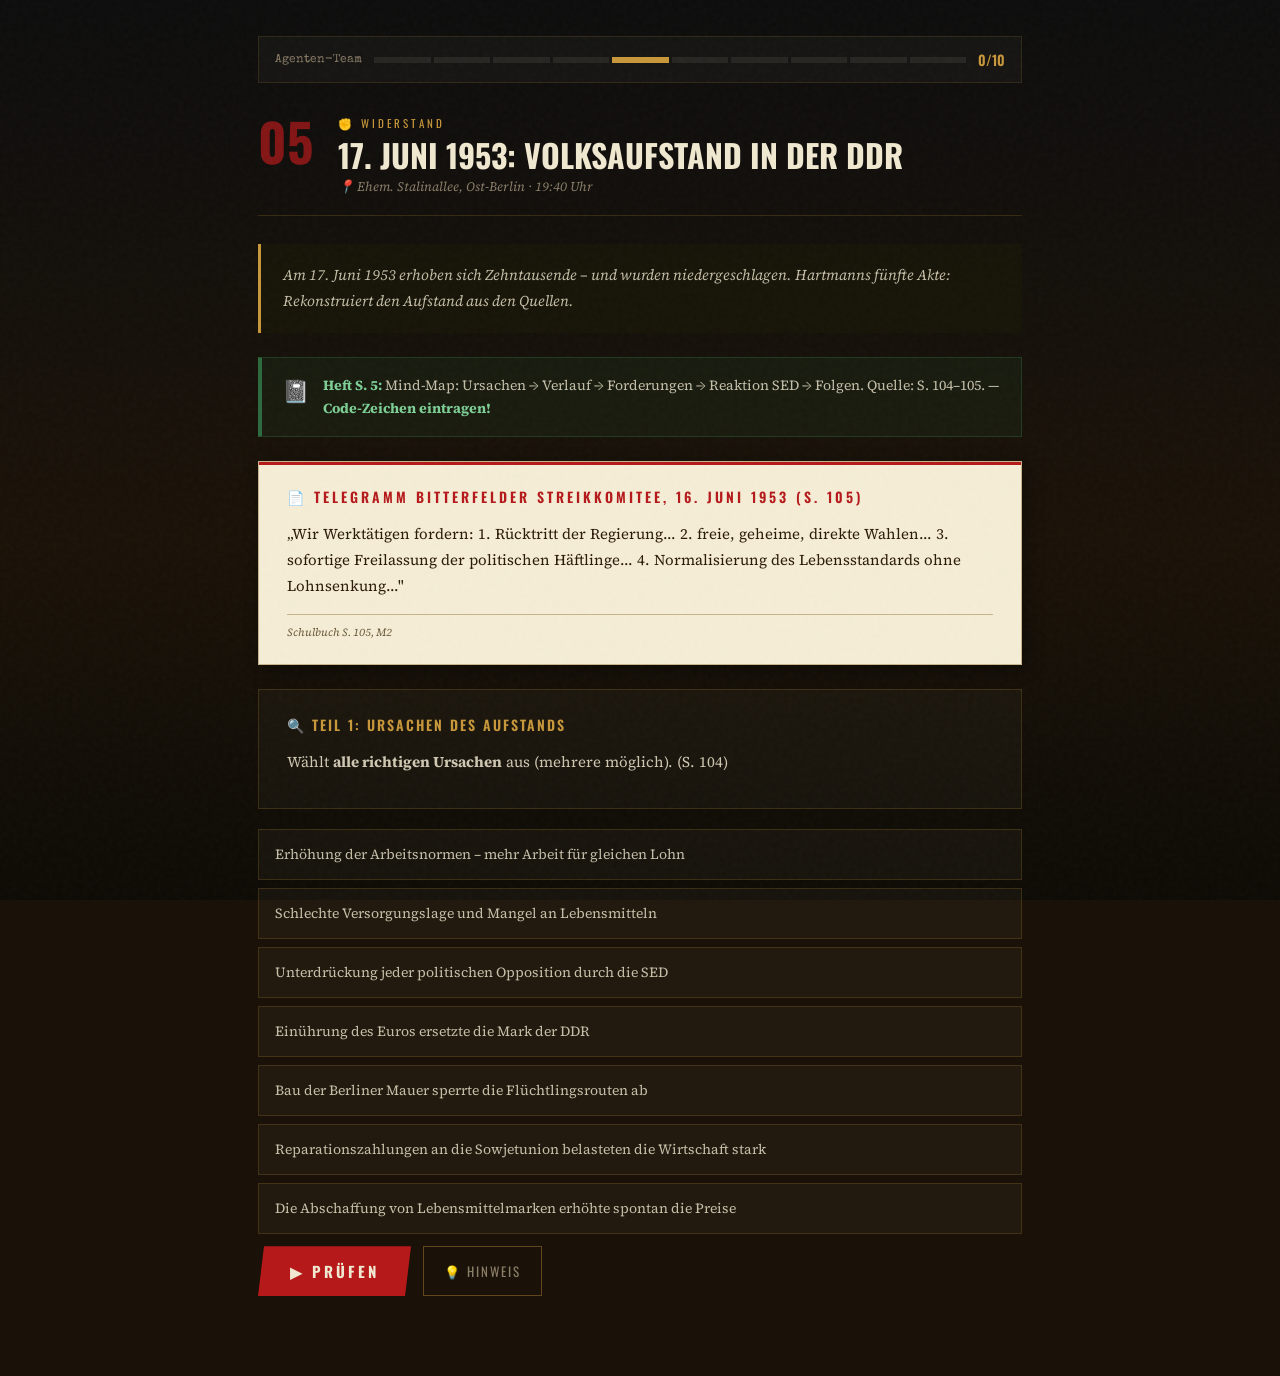
<file: station05.html>
<!DOCTYPE html>
<html lang="de">
<head><meta charset="UTF-8"><meta name="viewport" content="width=device-width, initial-scale=1.0">
<title>Station 5 – Volksaufstand</title><link rel="stylesheet" href="shared.css"></head>
<body>
<div class="noise"></div><div class="bg-texture"> </div>
<div class="station-container">
  <div id="progress-area"></div>
  <div class="station-header">
    <div class="station-num">05</div>
    <div class="station-meta">
      <div class="station-tag">&#9994; Widerstand</div>
      <div class="station-title">17. Juni 1953: Volksaufstand in der DDR</div>
      <div class="station-loc">&#128205; Ehem. Stalinallee, Ost-Berlin &middot; 19:40 Uhr</div>
    </div>
  </div>
  <div class="narrative">Am 17. Juni 1953 erhoben sich Zehntausende &ndash; und wurden niedergeschlagen. Hartmanns f&uuml;nfte Akte: Rekonstruiert den Aufstand aus den Quellen.</div>
  <div class="heft-aufgabe">
    <div class="icon">&#128211;</div>
    <div class="text"><strong>Heft S.&nbsp;5:</strong> Mind-Map: Ursachen &rarr; Verlauf &rarr; Forderungen &rarr; Reaktion SED &rarr; Folgen. Quelle: S.&nbsp;104&ndash;105. &mdash; <strong>Code-Zeichen eintragen!</strong></div>
  </div>
  <div class="doc-card">
    <div class="doc-title">&#128196; Telegramm Bitterfelder Streikkomitee, 16. Juni 1953 (S.&nbsp;105)</div>
    <p>„Wir Werkt&auml;tigen fordern: 1. R&uuml;cktritt der Regierung... 2. freie, geheime, direkte Wahlen... 3. sofortige Freilassung der politischen H&auml;ftlinge... 4. Normalisierung des Lebensstandards ohne Lohnsenkung..."</p>
    <div class="doc-source">Schulbuch S.&nbsp;105, M2</div>
  </div>

  <!-- Part 1: Multi-select causes – no pattern possible -->
  <div class="question-area">
    <h3>&#128269; Teil 1: Ursachen des Aufstands</h3>
    <p>W&auml;hlt <strong>alle richtigen Ursachen</strong> aus (mehrere m&ouml;glich). (S.&nbsp;104)</p>
  </div>
  <div id="ursachen-area"></div>
  <div class="btn-row" style="margin-top:12px;">
    <button class="submit-btn" onclick="checkUrsachen()">&#9654; Pr&uuml;fen</button>
    <button class="hint-btn" onclick="showHint1()">&#128161; Hinweis</button>
  </div>
  <div class="feedback" id="fb1"></div>

  <!-- Part 2: Source analysis – which source defends the uprising, which condemns it? -->
  <div class="question-area" id="q2" style="display:none;margin-top:24px;">
    <h3>&#128269; Teil 2: Quellenanalyse</h3>
    <p>S.&nbsp;105 enth&auml;lt zwei Quellen zum Volksaufstand: das Telegramm des Streikkomitees (M2) und eine Ver&ouml;ffentlichung des Zentralkomitees der SED (M3).</p>
    <p style="margin-top:10px;">Mit welchen <strong>zwei Worten</strong> bezeichnet das ZK der SED die Aufst&auml;ndischen in M3? (Lest S.&nbsp;105 M3 genau)</p>
    <div class="input-area" style="margin-top:14px;">
      <label>Zwei Worte (aus dem Quelltext):</label>
      <input type="text" class="code-input" id="words-input" placeholder="... ..." maxlength="40" style="font-size:18px;">
    </div>
    <div class="btn-row" style="margin-top:12px;">
      <button class="submit-btn" onclick="checkWords()">&#9654; Pr&uuml;fen</button>
      <button class="hint-btn" onclick="showHint2()">&#128161; Hinweis</button>
    </div>
    <div class="feedback" id="fb2"></div>
  </div>

  <div id="code-section" style="display:none;margin-top:20px;">
    <div class="code-reveal show">
      <div class="code-label">&#128274; Code-Zeichen Station&nbsp;5 von&nbsp;10:</div>
      <div class="code-value">7</div>
      <div class="code-note">Warum <strong>7</strong>? Der <strong>17.</strong> Juni 1953 &ndash; die Ziffer aus dem Datum des Volksaufstands.<br>Position 5 in eurer Code-Tabelle.</div>
    </div>
    <button class="next-btn show" onclick="window.location.href='station06.html'" style="margin-top:12px;">Weiter zu Station&nbsp;6 &#8594;</button>
  </div>
</div>
<script src="utils.js"></script>
<script>
document.getElementById('progress-area').innerHTML = progressBar(5);
var ursachen=[
  {text:'Erh&ouml;hung der Arbeitsnormen &ndash; mehr Arbeit f&uuml;r gleichen Lohn',correct:true},
  {text:'Schlechte Versorgungslage und Mangel an Lebensmitteln',correct:true},
  {text:'Unterdr&uuml;ckung jeder politischen Opposition durch die SED',correct:true},
  {text:'Reparationszahlungen an die Sowjetunion belasteten die Wirtschaft stark',correct:true},
  {text:'Bau der Berliner Mauer sperrte die Fl&uuml;chtlingsrouten ab',correct:false},
  {text:'Ein&uuml;hrung des Euros ersetzte die Mark der DDR',correct:false},
  {text:'Die Abschaffung von Lebensmittelmarken erh&ouml;hte spontan die Preise',correct:true},
];
ursachen.sort(function(){return Math.random()-.5;});
var sel=[];
var area=document.getElementById('ursachen-area');
ursachen.forEach(function(u,i){
  var btn=document.createElement('button');
  btn.className='choice-btn';btn.style.cssText='display:block;width:100%;margin-bottom:8px;text-align:left;';
  btn.innerHTML=u.text;
  btn.onclick=function(){
    var idx=sel.indexOf(i);
    if(idx>=0){sel.splice(idx,1);btn.classList.remove('selected');}
    else{sel.push(i);btn.classList.add('selected');}
  };
  btn.id='u'+i;area.appendChild(btn);
});
var uDone=false;
function checkUrsachen(){
  if(uDone){document.getElementById('q2').style.display='block';return;}
  var wrongSel=sel.filter(function(i){return !ursachen[i].correct;}).length;
  var rightSel=sel.filter(function(i){return ursachen[i].correct;}).length;
  var totalRight=ursachen.filter(function(u){return u.correct;}).length;
  ursachen.forEach(function(u,i){
    document.getElementById('u'+i).classList.remove('selected','correct','wrong');
    if(u.correct) document.getElementById('u'+i).classList.add('correct');
    else if(sel.indexOf(i)>=0) document.getElementById('u'+i).classList.add('wrong');
  });
  var fb=document.getElementById('fb1');
  if(wrongSel===0&&rightSel>=4){fb.className='feedback success';fb.innerHTML='&#10003; Richtig! Weiter zu Teil 2:';uDone=true;document.getElementById('q2').style.display='block';}
  else if(wrongSel>0){fb.className='feedback error';fb.innerHTML='&#10007; '+wrongSel+' falsche Auswahl (rot). Bau der Berliner Mauer war 1961 &ndash; also NACH dem Aufstand!';}
  else{fb.className='feedback error';fb.innerHTML='&#10007; Es gibt noch mehr Ursachen! S.&nbsp;104: &bdquo;Aufbau des Sozialismus als Ziel&ldquo; &ndash; was f&uuml;hrte zur Unzufriedenheit?';}
}
function checkWords(){
  var val=document.getElementById('words-input').value;
  var fb=document.getElementById('fb2');
  checkAnswer(val,['faschistische untergrundorganisation','faschistische agenten','westliche agenten','amerikanische agenten','faschist','maskierte volksfeinde','maskierter volksfeinde'],function(){
    fb.className='feedback success';fb.innerHTML='&#10003; Korrekt! Das ZK bezeichnete die Aufst&auml;ndischen als von &bdquo;faschistischen&ldquo; Agenten gesteuert &ndash; als &bdquo;maskierte&ldquo; Volksfeinde &ndash; eine offensichtliche Propagandalüge.';
    saveCode(5,'7');document.getElementById('code-section').style.display='block';markStationComplete(5);
  },function(){
    fb.className='feedback error';fb.innerHTML='&#10007; Lest M3 auf S.&nbsp;105 genau: Mit welchen Begriffen delegitimiert das ZK die Streikenden?';
  });
}
function showHint1(){addHint();document.getElementById('fb1').className='feedback hint';document.getElementById('fb1').innerHTML='&#128161; S.&nbsp;104: &bdquo;Aufbau des Sozialismus&ldquo;, erh&ouml;hte Arbeitsnormen, Reparationen, Versorgungsm&auml;ngel. Achtung: Was passierte erst 1961?';}
function showHint2(){addHint();document.getElementById('fb2').className='feedback hint';document.getElementById('fb2').innerHTML='&#128161; M3, S.&nbsp;105, erster Satz: Das ZK behauptet, an diesem Tag seien &bdquo;Gruppen maskierter Volksfeinde&ldquo; aufgetreten &ndash; und verweist auf amerikanische und welche anderen Gruppen?';}
</script></body></html>
</file>
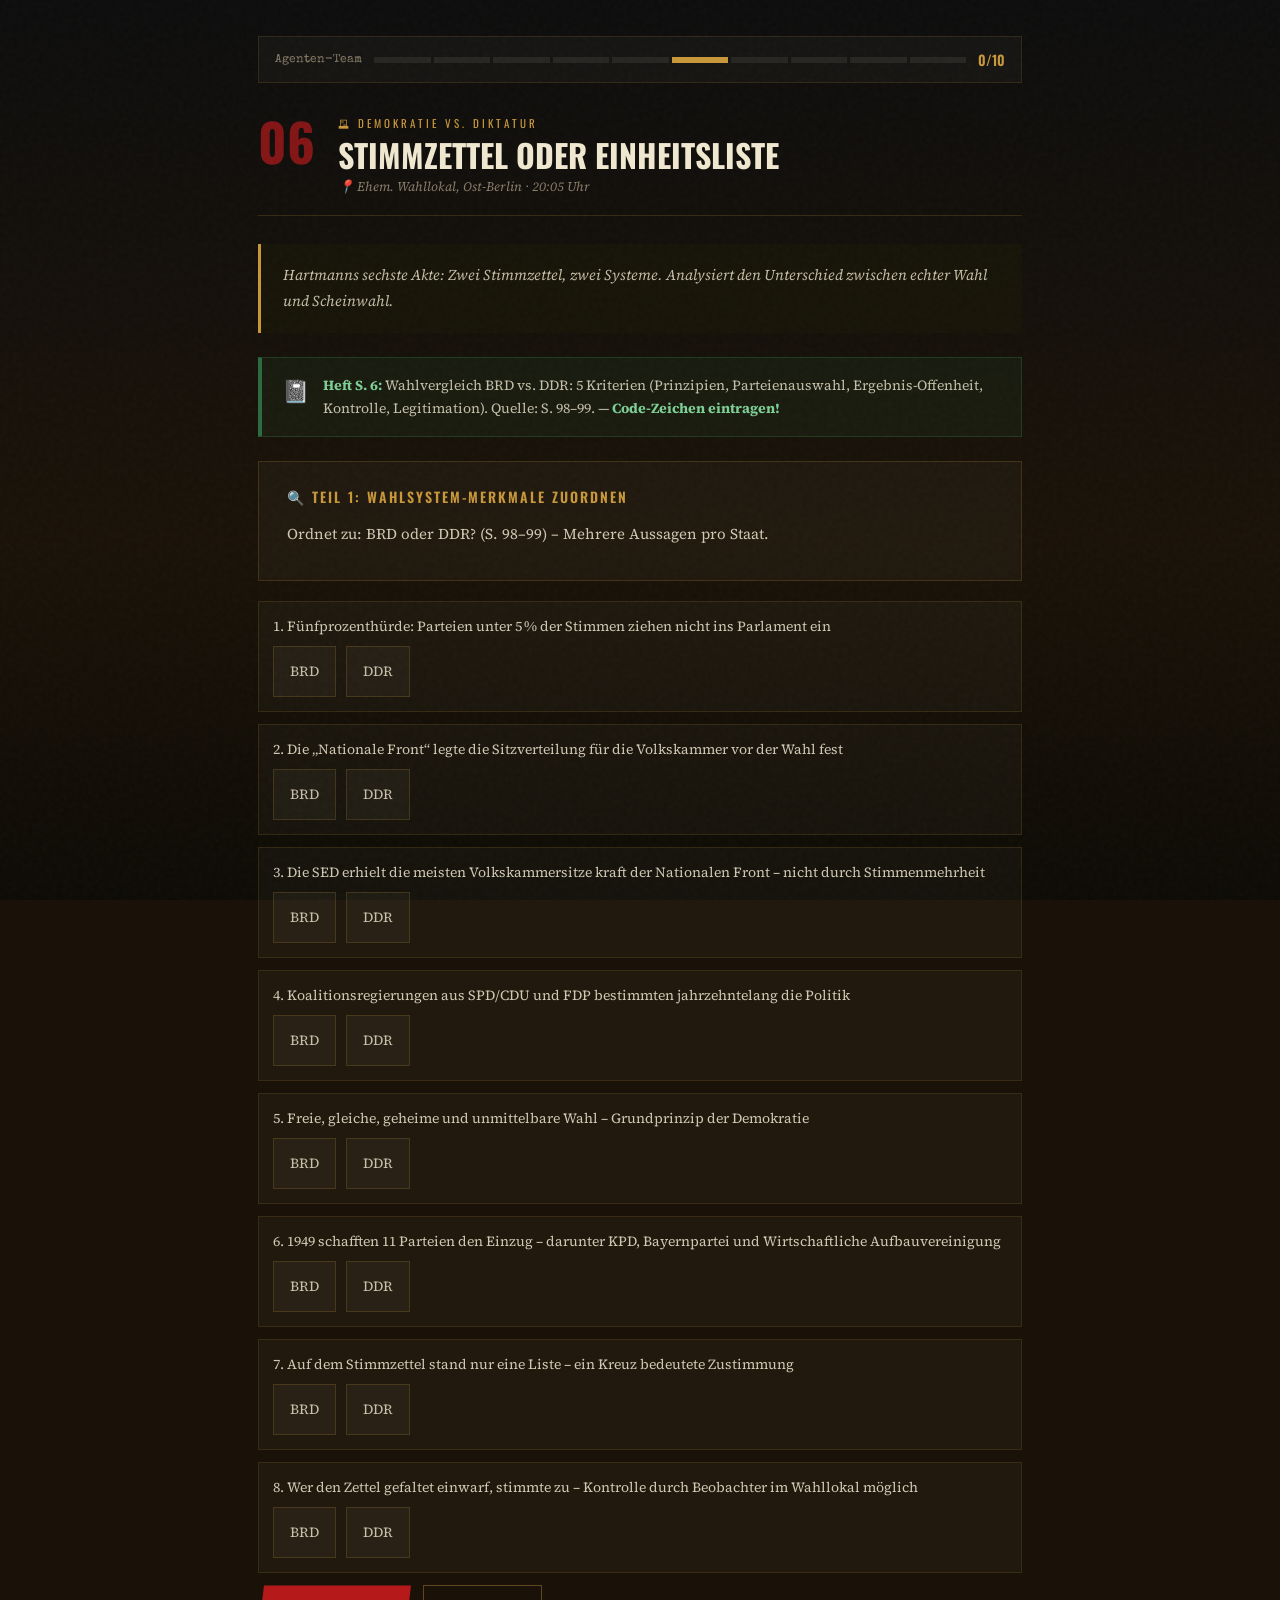
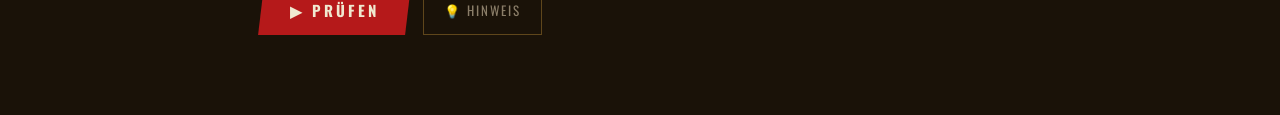
<file: station06.html>
<!DOCTYPE html>
<html lang="de">
<head><meta charset="UTF-8"><meta name="viewport" content="width=device-width, initial-scale=1.0">
<title>Station 6 – Wahlen</title><link rel="stylesheet" href="shared.css"></head>
<body>
<div class="noise"></div><div class="bg-texture"></div>
<div class="station-container">
  <div id="progress-area"></div>
  <div class="station-header">
    <div class="station-num">06</div>
    <div class="station-meta">
      <div class="station-tag">&#128499; Demokratie vs. Diktatur</div>
      <div class="station-title">Stimmzettel oder Einheitsliste</div>
      <div class="station-loc">&#128205; Ehem. Wahllokal, Ost-Berlin &middot; 20:05 Uhr</div>
    </div>
  </div>
  <div class="narrative">Hartmanns sechste Akte: Zwei Stimmzettel, zwei Systeme. Analysiert den Unterschied zwischen echter Wahl und Scheinwahl.</div>
  <div class="heft-aufgabe">
    <div class="icon">&#128211;</div>
    <div class="text"><strong>Heft S.&nbsp;6:</strong> Wahlvergleich BRD vs. DDR: 5 Kriterien (Prinzipien, Parteienauswahl, Ergebnis-Offenheit, Kontrolle, Legitimation). Quelle: S.&nbsp;98&ndash;99. &mdash; <strong>Code-Zeichen eintragen!</strong></div>
  </div>

  <div class="question-area">
    <h3>&#128269; Teil 1: Wahlsystem-Merkmale zuordnen</h3>
    <p>Ordnet zu: BRD oder DDR? (S.&nbsp;98&ndash;99) &ndash; Mehrere Aussagen pro Staat.</p>
  </div>
  <div id="match-area"></div>
  <div class="btn-row" style="margin-top:12px;">
    <button class="submit-btn" onclick="checkAll()">&#9654; Pr&uuml;fen</button>
    <button class="hint-btn" onclick="showHint1()">&#128161; Hinweis</button>
  </div>
  <div class="feedback" id="fb1"></div>

  <!-- Part 2: Open text – historian quote interpretation -->
  <div class="question-area" id="q2" style="display:none;margin-top:24px;">
    <h3>&#128269; Teil 2: Historiker-Urteil</h3>
    <p>Historiker Stefan Wolle schreibt (S.&nbsp;99, M4): <em>„Wozu noch Parteiengez&auml;nk, wenn es die eine Partei gibt, die immer Recht hatte?"</em></p>
    <p style="margin-top:10px;">Wie nennt man das politische System, das Wolle hier beschreibt? (Ein Wort &ndash; Fachbegriff)</p>
    <div class="input-area" style="margin-top:14px;">
      <label>Fachbegriff:</label>
      <input type="text" class="code-input" id="term-input" placeholder="..." maxlength="25" style="font-size:20px;">
    </div>
    <div class="btn-row" style="margin-top:12px;">
      <button class="submit-btn" onclick="checkTerm()">&#9654; Pr&uuml;fen</button>
      <button class="hint-btn" onclick="showHint2()">&#128161; Hinweis</button>
    </div>
    <div class="feedback" id="fb2"></div>
  </div>

  <div id="code-section" style="display:none;margin-top:20px;">
    <div class="code-reveal show">
      <div class="code-label">&#128274; Code-Zeichen Station&nbsp;6 von&nbsp;10:</div>
      <div class="code-value">E</div>
      <div class="code-note">Warum <strong>E</strong>? Der erste Buchstabe von <strong>Einheitsliste</strong> &ndash; das DDR-Instrument, das freie Wahlen verhinderte.<br>Position 6 in eurer Code-Tabelle.</div>
    </div>
    <button class="next-btn show" onclick="window.location.href='station07.html'" style="margin-top:12px;">Weiter zu Station&nbsp;7 &#8594;</button>
  </div>
</div>
<script src="utils.js"></script>
<script>
document.getElementById('progress-area').innerHTML = progressBar(6);
var items=[
  {text:'Freie, gleiche, geheime und unmittelbare Wahl &ndash; Grundprinzip der Demokratie',answer:'BRD'},
  {text:'Die &bdquo;Nationale Front&ldquo; legte die Sitzverteilung f&uuml;r die Volkskammer vor der Wahl fest',answer:'DDR'},
  {text:'F&uuml;nfprozenthürde: Parteien unter 5&thinsp;% der Stimmen ziehen nicht ins Parlament ein',answer:'BRD'},
  {text:'Auf dem Stimmzettel stand nur eine Liste &ndash; ein Kreuz bedeutete Zustimmung',answer:'DDR'},
  {text:'1949 schafften 11 Parteien den Einzug &ndash; darunter KPD, Bayernpartei und Wirtschaftliche Aufbauvereinigung',answer:'BRD'},
  {text:'Die SED erhielt die meisten Volkskammersitze kraft der Nationalen Front &ndash; nicht durch Stimmenmehrheit',answer:'DDR'},
  {text:'Koalitionsregierungen aus SPD/CDU und FDP bestimmten jahrzehntelang die Politik',answer:'BRD'},
  {text:'Wer den Zettel gefaltet einwarf, stimmte zu &ndash; Kontrolle durch Beobachter im Wahllokal m&ouml;glich',answer:'DDR'},
];
items.sort(function(){return Math.random()-.5;});
var answers={};
var area=document.getElementById('match-area');
items.forEach(function(item,i){
  var div=document.createElement('div');
  div.style.cssText='margin-bottom:12px;padding:14px;background:rgba(240,232,208,0.03);border:1px solid rgba(200,151,58,0.15);';
  div.innerHTML='<p style="font-size:14px;margin-bottom:10px;color:rgba(240,232,208,0.85);">'+(i+1)+'. '+item.text+'</p>'+
    '<div style="display:flex;gap:10px;">'+
    '<button class="choice-btn" id="w'+i+'BRD" onclick="setA('+i+',\'BRD\')">BRD</button>'+
    '<button class="choice-btn" id="w'+i+'DDR" onclick="setA('+i+',\'DDR\')">DDR</button>'+
    '</div>';
  area.appendChild(div);
});
function setA(i,val){answers[i]=val;['BRD','DDR'].forEach(function(v){document.getElementById('w'+i+v).classList.toggle('selected',val===v);});}
var done=false;
function checkAll(){
  if(done){document.getElementById('q2').style.display='block';return;}
  var correct=0;
  items.forEach(function(item,i){
    ['BRD','DDR'].forEach(function(v){document.getElementById('w'+i+v).classList.remove('correct','wrong','selected');});
    document.getElementById('w'+i+item.answer).classList.add('correct');
    if(answers[i]&&answers[i]!==item.answer) document.getElementById('w'+i+answers[i]).classList.add('wrong');
    if(answers[i]===item.answer) correct++;
  });
  var fb=document.getElementById('fb1');
  if(correct>=6){fb.className='feedback success';fb.innerHTML='&#10003; '+correct+'/8 richtig! Teil 2:';done=true;document.getElementById('q2').style.display='block';}
  else{fb.className='feedback error';fb.innerHTML='&#10007; '+correct+'/8. BRD = echte Wahl mit Wettbewerb. DDR = Einheitsliste der Nationalen Front. S.&nbsp;98&ndash;99.';}
}
function checkTerm(){
  var val=document.getElementById('term-input').value;
  var fb=document.getElementById('fb2');
  checkAnswer(val,['diktatur','einparteiendiktatur','sed-diktatur','totalitarismus','einparteienherrschaft','einparteienstaat'],function(){
    fb.className='feedback success';fb.innerHTML='&#10003; Richtig! Die DDR war eine SED-Diktatur &ndash; keine echte Demokratie.';
    saveCode(6,'E');document.getElementById('code-section').style.display='block';markStationComplete(6);
  },function(){
    fb.className='feedback error';fb.innerHTML='&#10007; Wolle beschreibt ein System, in dem eine Partei alle Macht hat und keine echte Opposition duldet. Wie nennt man das?';
  });
}
function showHint1(){addHint();document.getElementById('fb1').className='feedback hint';document.getElementById('fb1').innerHTML='&#128161; BRD: allgemein, frei, gleich, geheim, unmittelbar. DDR: &bdquo;Nationale Front&ldquo; legt alles vor der Wahl fest. S.&nbsp;98&ndash;99.';}
function showHint2(){addHint();document.getElementById('fb2').className='feedback hint';document.getElementById('fb2').innerHTML='&#128161; Wolle beschreibt ein Regime, in dem es keine Konkurrenz der Parteien gibt &ndash; eine Partei hat alle Macht. Das Gegenteil hei&szlig;t Demokratie; der Fachbegriff f&uuml;r das Gegenteil ist...';}
</script></body></html>
</file>
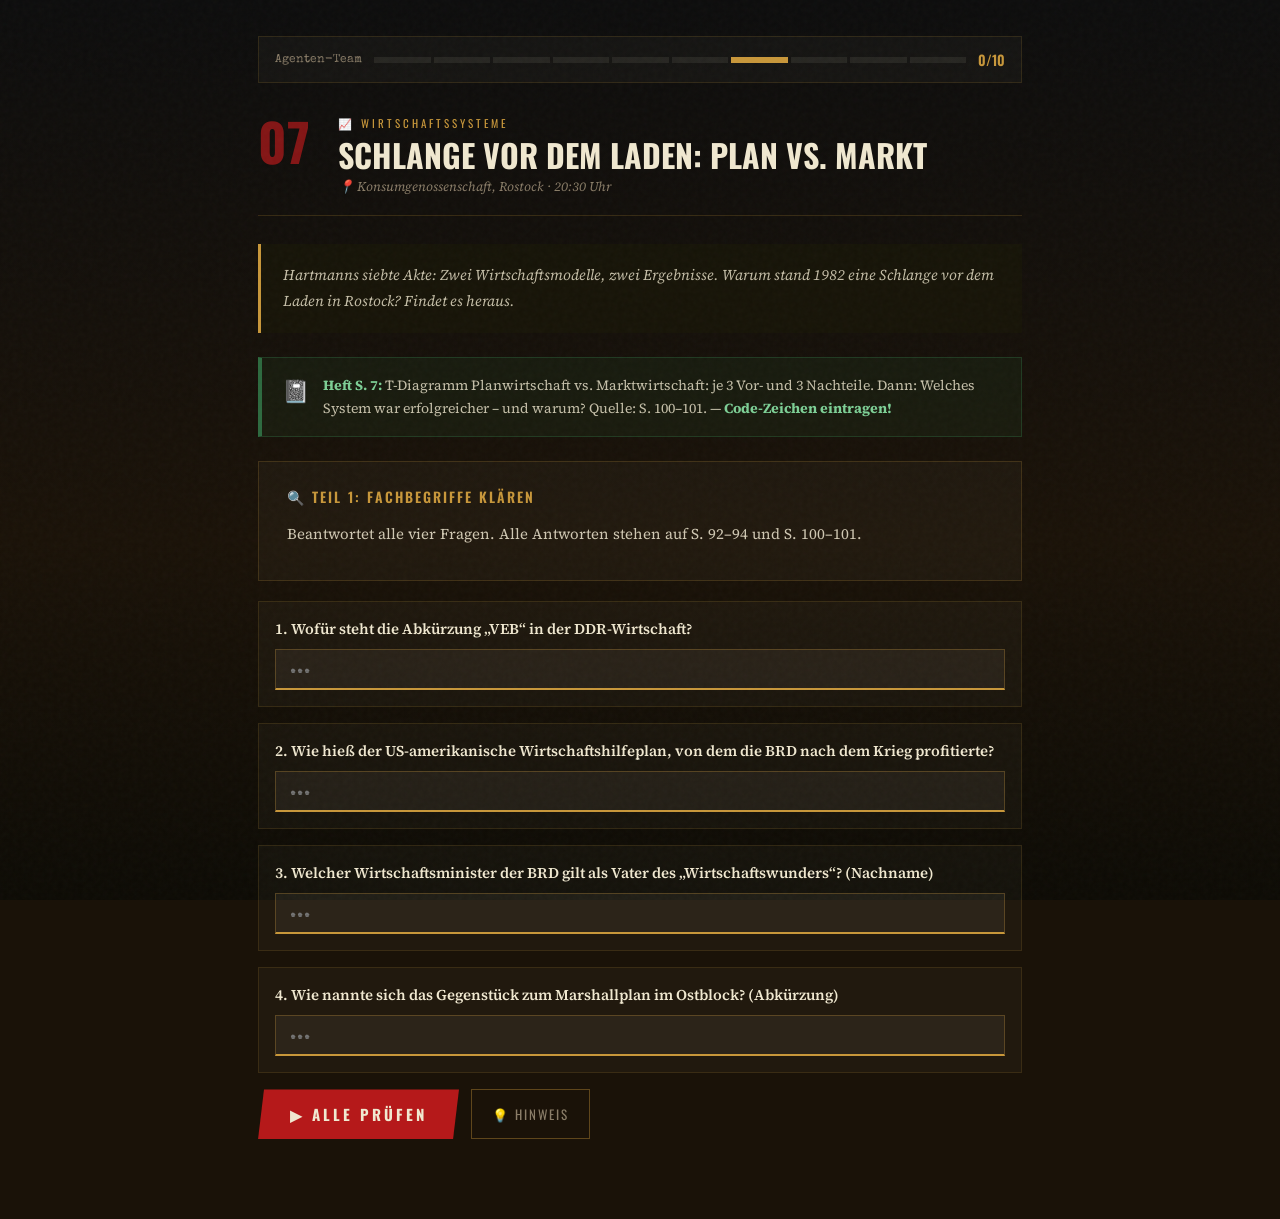
<file: station07.html>
<!DOCTYPE html>
<html lang="de">
<head><meta charset="UTF-8"><meta name="viewport" content="width=device-width, initial-scale=1.0">
<title>Station 7 – Wirtschaft</title><link rel="stylesheet" href="shared.css"></head>
<body>
<div class="noise"></div><div class="bg-texture"></div>
<div class="station-container">
  <div id="progress-area"></div>
  <div class="station-header">
    <div class="station-num">07</div>
    <div class="station-meta">
      <div class="station-tag">&#128200; Wirtschaftssysteme</div>
      <div class="station-title">Schlange vor dem Laden: Plan vs. Markt</div>
      <div class="station-loc">&#128205; Konsumgenossenschaft, Rostock &middot; 20:30 Uhr</div>
    </div>
  </div>
  <div class="narrative">Hartmanns siebte Akte: Zwei Wirtschaftsmodelle, zwei Ergebnisse. Warum stand 1982 eine Schlange vor dem Laden in Rostock? Findet es heraus.</div>
  <div class="heft-aufgabe">
    <div class="icon">&#128211;</div>
    <div class="text"><strong>Heft S.&nbsp;7:</strong> T-Diagramm Planwirtschaft vs. Marktwirtschaft: je 3 Vor- und 3 Nachteile. Dann: Welches System war erfolgreicher &ndash; und warum? Quelle: S.&nbsp;100&ndash;101. &mdash; <strong>Code-Zeichen eintragen!</strong></div>
  </div>

  <!-- 4 open-text / direct-answer questions, no multiple choice pattern -->
  <div class="question-area">
    <h3>&#128269; Teil 1: Fachbegriffe kl&auml;ren</h3>
    <p>Beantwortet alle vier Fragen. Alle Antworten stehen auf S.&nbsp;92&ndash;94 und S.&nbsp;100&ndash;101.</p>
  </div>

  <div id="q-area"></div>

  <div class="btn-row" style="margin-top:12px;">
    <button class="submit-btn" onclick="checkAll()">&#9654; Alle pr&uuml;fen</button>
    <button class="hint-btn" onclick="showHint()">&#128161; Hinweis</button>
  </div>
  <div class="feedback" id="fb1"></div>

  <div id="code-section" style="display:none;margin-top:20px;">
    <div class="code-reveal show">
      <div class="code-label">&#128274; Code-Zeichen Station&nbsp;7 von&nbsp;10:</div>
      <div class="code-value">V</div>
      <div class="code-note">Warum <strong>V</strong>? Der erste Buchstabe von <strong>VEB</strong> &ndash; Volkseigener Betrieb, das zentrale Element der DDR-Planwirtschaft.<br>Position 7 in eurer Code-Tabelle.</div>
    </div>
    <button class="next-btn show" onclick="window.location.href='station08.html'" style="margin-top:12px;">Weiter zu Station&nbsp;8 &#8594;</button>
  </div>
</div>
<script src="utils.js"></script>
<script>
document.getElementById('progress-area').innerHTML = progressBar(7);
var questions=[
  {q:'Wof&uuml;r steht die Abk&uuml;rzung &bdquo;VEB&ldquo; in der DDR-Wirtschaft?',answers:['volkseigener betrieb','volkseigene betriebe','volkseigenen betrieb'],hint:'S.&nbsp;100, 1. Satz: &bdquo;In der DDR wurden... private Unternehmen zu &#8218;Volkseigenen Betrieben&#8217; (VEB)...&ldquo;'},
  {q:'Wie hie&szlig; der US-amerikanische Wirtschaftshilfeplan, von dem die BRD nach dem Krieg profitierte?',answers:['marshallplan','marshall-plan','marshall plan'],hint:'S.&nbsp;101: &bdquo;Der Marshallplan, die Einbeziehung der BRD...&ldquo;'},
  {q:'Welcher Wirtschaftsminister der BRD gilt als Vater des &bdquo;Wirtschaftswunders&ldquo;? (Nachname)',answers:['erhard','ludwig erhard'],hint:'S.&nbsp;101: &bdquo;...gab der sp&auml;tere Wirtschaftsminister und Bundeskanzler Ludwig ... die staatlich festgesetzten Preise frei.&ldquo;'},
  {q:'Wie nannte sich das Gegenst&uuml;ck zum Marshallplan im Ostblock? (Abk&uuml;rzung)',answers:['rgw','comecon'],hint:'S.&nbsp;93 und 100: &bdquo;Der RGW war als Gegenst&uuml;ck zum Marshallplan gegr&uuml;ndet worden...&ldquo;'},
];
var qArea=document.getElementById('q-area');
questions.forEach(function(q,i){
  var div=document.createElement('div');
  div.style.cssText='margin-bottom:16px;padding:16px;background:rgba(240,232,208,0.03);border:1px solid rgba(200,151,58,0.15);';
  div.innerHTML='<p style="font-size:15px;font-weight:600;margin-bottom:10px;color:var(--paper);">'+(i+1)+'. '+q.q+'</p>'+
    '<input type="text" class="code-input" id="qi'+i+'" placeholder="..." style="font-size:18px;letter-spacing:1px;text-align:left;padding:10px 14px;" maxlength="30">'+
    '<div class="feedback" id="qfb'+i+'" style="margin-top:8px;font-size:14px;"></div>';
  qArea.appendChild(div);
});
var solved=0;
function checkAll(){
  solved=0;
  questions.forEach(function(q,i){
    var val=document.getElementById('qi'+i).value;
    var fb=document.getElementById('qfb'+i);
    checkAnswer(val,q.answers,function(){
      fb.className='feedback success';fb.style.display='block';fb.innerHTML='&#10003;';solved++;
      if(solved===questions.length){
        document.getElementById('fb1').className='feedback success';
        document.getElementById('fb1').innerHTML='&#10003; Alle 4 Begriffe korrekt!';
        saveCode(7,'V');document.getElementById('code-section').style.display='block';markStationComplete(7);
      }
    },function(){
      fb.className='feedback error';fb.style.display='block';fb.innerHTML='&#10007; Noch nicht richtig &ndash; Hinweis: '+q.hint;
    });
  });
  if(solved<questions.length){
    document.getElementById('fb1').className='feedback error';
    document.getElementById('fb1').innerHTML='&#10007; '+solved+'/4 richtig. Korrekte Antworten bleiben gr&uuml;n &ndash; verbessert die markierten Felder.';
  }
}
function showHint(){addHint();document.getElementById('fb1').className='feedback hint';document.getElementById('fb1').innerHTML='&#128161; Alle Antworten stehen direkt in S.&nbsp;100&ndash;101. Sucht nach den fett gedruckten Fachbegriffen.';}
</script></body></html>
</file>
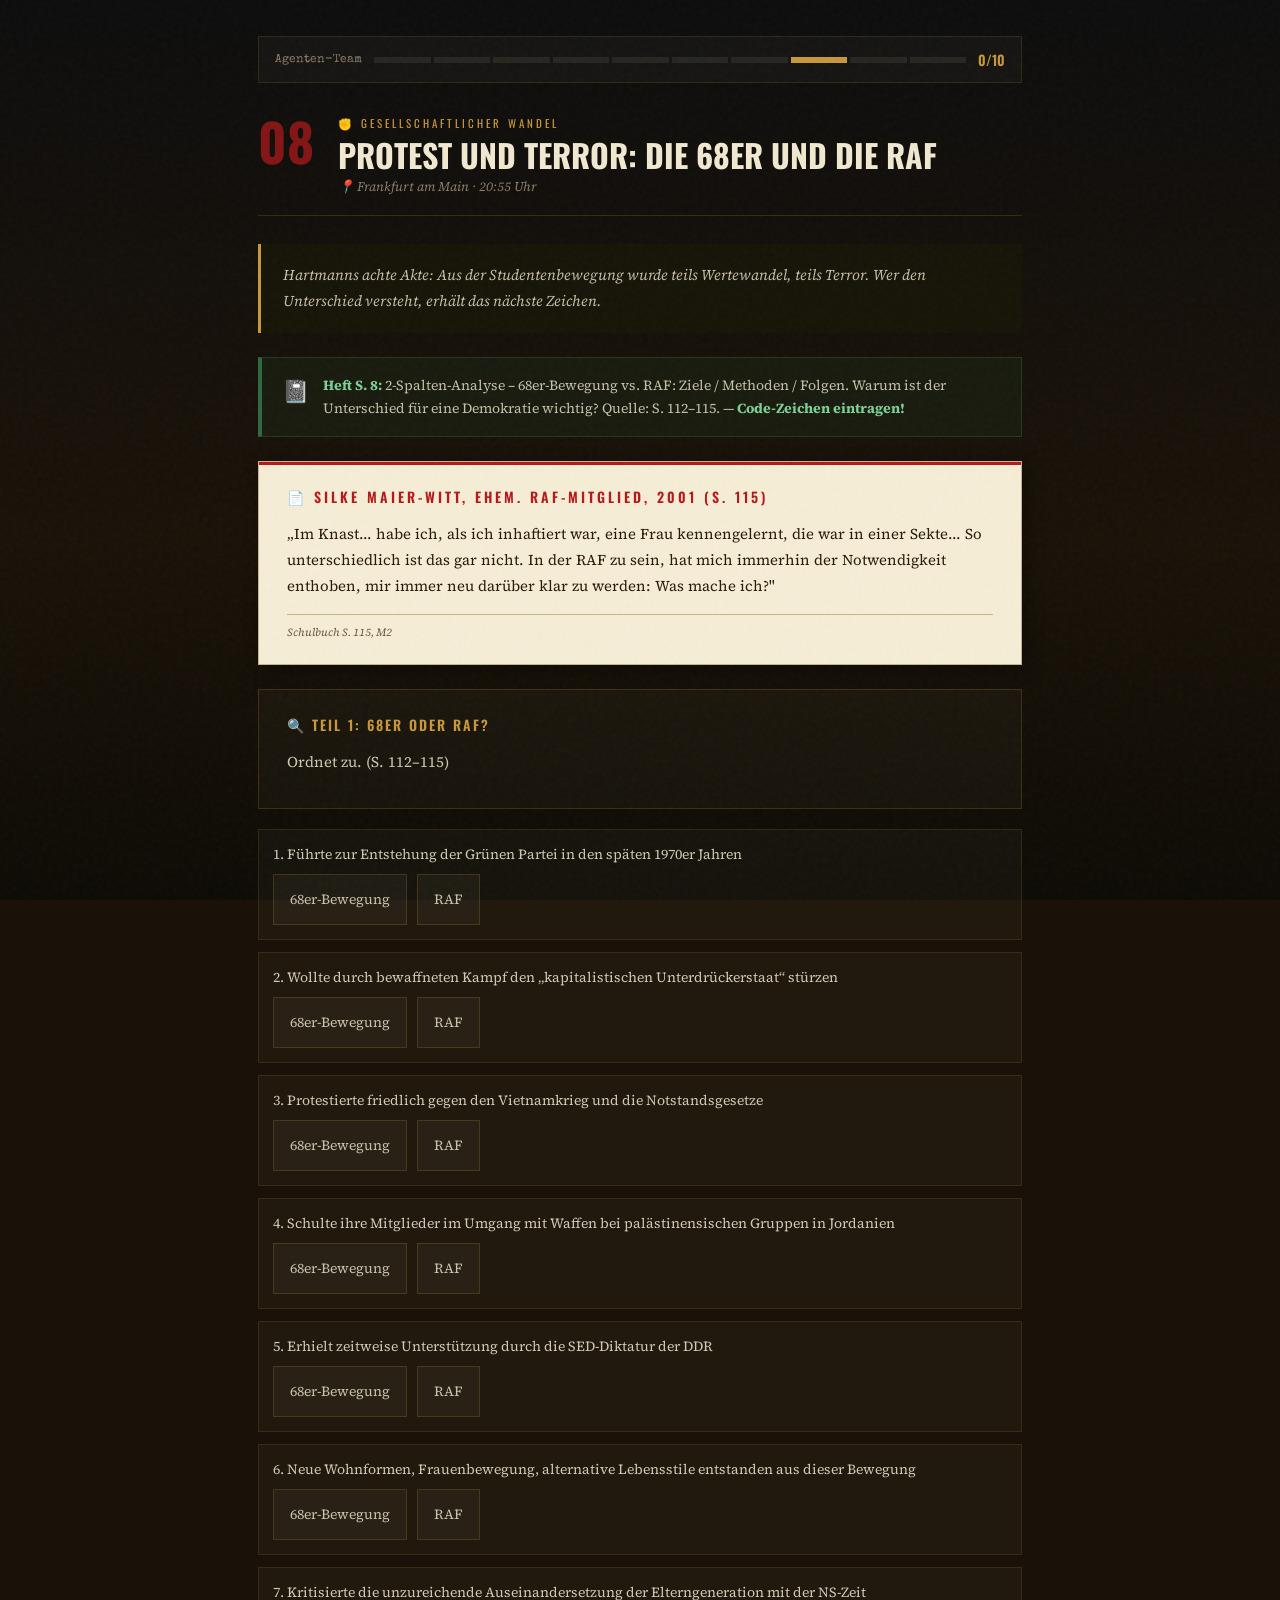
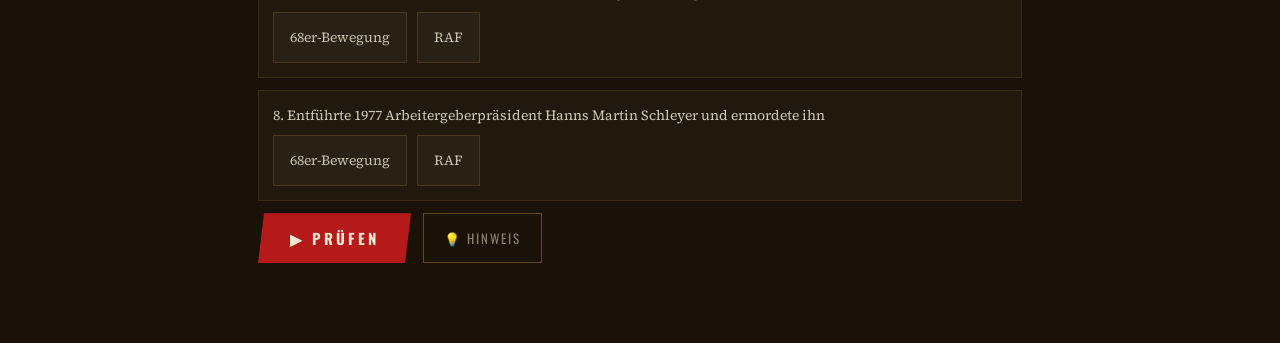
<file: station08.html>
<!DOCTYPE html>
<html lang="de">
<head><meta charset="UTF-8"><meta name="viewport" content="width=device-width, initial-scale=1.0">
<title>Station 8 – 68er und RAF</title><link rel="stylesheet" href="shared.css"></head>
<body>
<div class="noise"></div><div class="bg-texture"></div>
<div class="station-container">
  <div id="progress-area"></div>
  <div class="station-header">
    <div class="station-num">08</div>
    <div class="station-meta">
      <div class="station-tag">&#9994; Gesellschaftlicher Wandel</div>
      <div class="station-title">Protest und Terror: Die 68er und die RAF</div>
      <div class="station-loc">&#128205; Frankfurt am Main &middot; 20:55 Uhr</div>
    </div>
  </div>
  <div class="narrative">Hartmanns achte Akte: Aus der Studentenbewegung wurde teils Wertewandel, teils Terror. Wer den Unterschied versteht, erh&auml;lt das n&auml;chste Zeichen.</div>
  <div class="heft-aufgabe">
    <div class="icon">&#128211;</div>
    <div class="text"><strong>Heft S.&nbsp;8:</strong> 2-Spalten-Analyse &ndash; 68er-Bewegung vs. RAF: Ziele / Methoden / Folgen. Warum ist der Unterschied f&uuml;r eine Demokratie wichtig? Quelle: S.&nbsp;112&ndash;115. &mdash; <strong>Code-Zeichen eintragen!</strong></div>
  </div>
  <div class="doc-card">
    <div class="doc-title">&#128196; Silke Maier-Witt, ehem. RAF-Mitglied, 2001 (S.&nbsp;115)</div>
    <p>„Im Knast... habe ich, als ich inhaftiert war, eine Frau kennengelernt, die war in einer Sekte... So unterschiedlich ist das gar nicht. In der RAF zu sein, hat mich immerhin der Notwendigkeit enthoben, mir immer neu dar&uuml;ber klar zu werden: Was mache ich?"</p>
    <div class="doc-source">Schulbuch S.&nbsp;115, M2</div>
  </div>

  <!-- Part 1: Categorisation – 4x 68er, 4x RAF, shuffled -->
  <div class="question-area">
    <h3>&#128269; Teil 1: 68er oder RAF?</h3>
    <p>Ordnet zu. (S.&nbsp;112&ndash;115)</p>
  </div>
  <div id="match-area"></div>
  <div class="btn-row" style="margin-top:12px;">
    <button class="submit-btn" onclick="checkAll()">&#9654; Pr&uuml;fen</button>
    <button class="hint-btn" onclick="showHint1()">&#128161; Hinweis</button>
  </div>
  <div class="feedback" id="fb1"></div>

  <!-- Part 2: Open-text – name the RAF founder -->
  <div class="question-area" id="q2" style="display:none;margin-top:24px;">
    <h3>&#128269; Teil 2: Schl&uuml;sselperson</h3>
    <p>Die RAF wurde nach zwei ihrer Gr&uuml;nder benannt. Nennt den <strong>Nachnamen</strong> eines der beiden &ndash; den, dessen Name auch in der offiziellen Bezeichnung &bdquo;Rote Armee Fraktion&ldquo; vorkommt... nein, eigentlich nach dem anderen! Schaut in S.&nbsp;114&ndash;115: Wer wird als einer der Gr&uuml;nder der RAF genannt?</p>
    <div class="input-area" style="margin-top:14px;">
      <label>Nachname (ein Gr&uuml;nder gen&uuml;gt):</label>
      <input type="text" class="code-input" id="name-input" placeholder="..." maxlength="20" style="font-size:20px;">
    </div>
    <div class="btn-row" style="margin-top:12px;">
      <button class="submit-btn" onclick="checkName()">&#9654; Pr&uuml;fen</button>
      <button class="hint-btn" onclick="showHint2()">&#128161; Hinweis</button>
    </div>
    <div class="feedback" id="fb2"></div>
  </div>

  <div id="code-section" style="display:none;margin-top:20px;">
    <div class="code-reveal show">
      <div class="code-label">&#128274; Code-Zeichen Station&nbsp;8 von&nbsp;10:</div>
      <div class="code-value">B</div>
      <div class="code-note">Warum <strong>B</strong>? Der erste Buchstabe von <strong>Baader</strong> (Andreas Baader) &ndash; Mitgr&uuml;nder der RAF.<br>Position 8 in eurer Code-Tabelle.</div>
    </div>
    <button class="next-btn show" onclick="window.location.href='station09.html'" style="margin-top:12px;">Weiter zu Station&nbsp;9 &#8594;</button>
  </div>
</div>
<script src="utils.js"></script>
<script>
document.getElementById('progress-area').innerHTML = progressBar(8);
var items=[
  {text:'Protestierte friedlich gegen den Vietnamkrieg und die Notstandsgesetze',answer:'68er'},
  {text:'Wollte durch bewaffneten Kampf den &bdquo;kapitalistischen Unterdr&uuml;ckerstaat&ldquo; st&uuml;rzen',answer:'RAF'},
  {text:'Kritisierte die unzureichende Auseinandersetzung der Elterngeneration mit der NS-Zeit',answer:'68er'},
  {text:'Entf&uuml;hrte 1977 Arbeitergeberpr&auml;sident Hanns Martin Schleyer und ermordete ihn',answer:'RAF'},
  {text:'Neue Wohnformen, Frauenbewegung, alternative Lebensstile entstanden aus dieser Bewegung',answer:'68er'},
  {text:'Erhielt zeitweise Unterst&uuml;tzung durch die SED-Diktatur der DDR',answer:'RAF'},
  {text:'F&uuml;hrte zur Entstehung der Gr&uuml;nen Partei in den sp&auml;ten 1970er Jahren',answer:'68er'},
  {text:'Schulte ihre Mitglieder im Umgang mit Waffen bei pal&auml;stinensischen Gruppen in Jordanien',answer:'RAF'},
];
items.sort(function(){return Math.random()-.5;});
var answers={};
var area=document.getElementById('match-area');
items.forEach(function(item,i){
  var div=document.createElement('div');
  div.style.cssText='margin-bottom:12px;padding:14px;background:rgba(240,232,208,0.03);border:1px solid rgba(200,151,58,0.15);';
  div.innerHTML='<p style="font-size:14px;margin-bottom:10px;color:rgba(240,232,208,0.85);">'+(i+1)+'. '+item.text+'</p>'+
    '<div style="display:flex;gap:10px;">'+
    '<button class="choice-btn" id="e'+i+'68er" onclick="setA('+i+',\'68er\')">68er-Bewegung</button>'+
    '<button class="choice-btn" id="e'+i+'RAF" onclick="setA('+i+',\'RAF\')">RAF</button>'+
    '</div>';
  area.appendChild(div);
});
function setA(i,val){answers[i]=val;['68er','RAF'].forEach(function(v){document.getElementById('e'+i+v).classList.toggle('selected',val===v);});}
var done=false;
function checkAll(){
  if(done){document.getElementById('q2').style.display='block';return;}
  var correct=0;
  items.forEach(function(item,i){
    ['68er','RAF'].forEach(function(v){document.getElementById('e'+i+v).classList.remove('correct','wrong','selected');});
    document.getElementById('e'+i+item.answer).classList.add('correct');
    if(answers[i]&&answers[i]!==item.answer) document.getElementById('e'+i+answers[i]).classList.add('wrong');
    if(answers[i]===item.answer) correct++;
  });
  var fb=document.getElementById('fb1');
  if(correct>=6){fb.className='feedback success';fb.innerHTML='&#10003; '+correct+'/8. Teil 2:';done=true;document.getElementById('q2').style.display='block';}
  else{fb.className='feedback error';fb.innerHTML='&#10007; '+correct+'/8. 68er = friedlicher Protest und Wertewandel. RAF = linksextremer Terrorismus. S.&nbsp;112&ndash;115.';}
}
function checkName(){
  var val=document.getElementById('name-input').value;
  var fb=document.getElementById('fb2');
  checkAnswer(val,['baader','andreas baader','meinhof','ulrike meinhof','ensslin','gudrun ensslin'],function(){
    fb.className='feedback success';fb.innerHTML='&#10003; Richtig! Andreas Baader und Gudrun Ensslin gr&uuml;ndeten die RAF, Ulrike Meinhof gab ihr den popul&auml;ren Doppelnamen.';
    saveCode(8,'B');document.getElementById('code-section').style.display='block';markStationComplete(8);
  },function(){
    fb.className='feedback error';fb.innerHTML='&#10007; S.&nbsp;114: &bdquo;Mehr als 30 Menschen fielen im &#8218;hei&szlig;en Herbst&#8217; 1977 der RAF in Mordanschl&auml;gen zum Opfer&ldquo; &ndash; wer hatte die RAF &bdquo;am 16. Mai 1974&ldquo; gegr&uuml;ndet?';
  });
}
function showHint1(){addHint();document.getElementById('fb1').className='feedback hint';document.getElementById('fb1').innerHTML='&#128161; 68er = breite demokratische Protest-Bewegung mit Wertewandel. RAF = kleine extremistische Splittergruppe mit Gewalt. S.&nbsp;112&ndash;115.';}
function showHint2(){addHint();document.getElementById('fb2').className='feedback hint';document.getElementById('fb2').innerHTML='&#128161; S.&nbsp;114: Im &bdquo;hei&szlig;en Herbst 1977&ldquo; wurden Generalbundesanwalt Buback und Bankenvorstand Ponto ermordet. Wer sind die Gr&uuml;nder dieser Organisation?';}
</script></body></html>
</file>
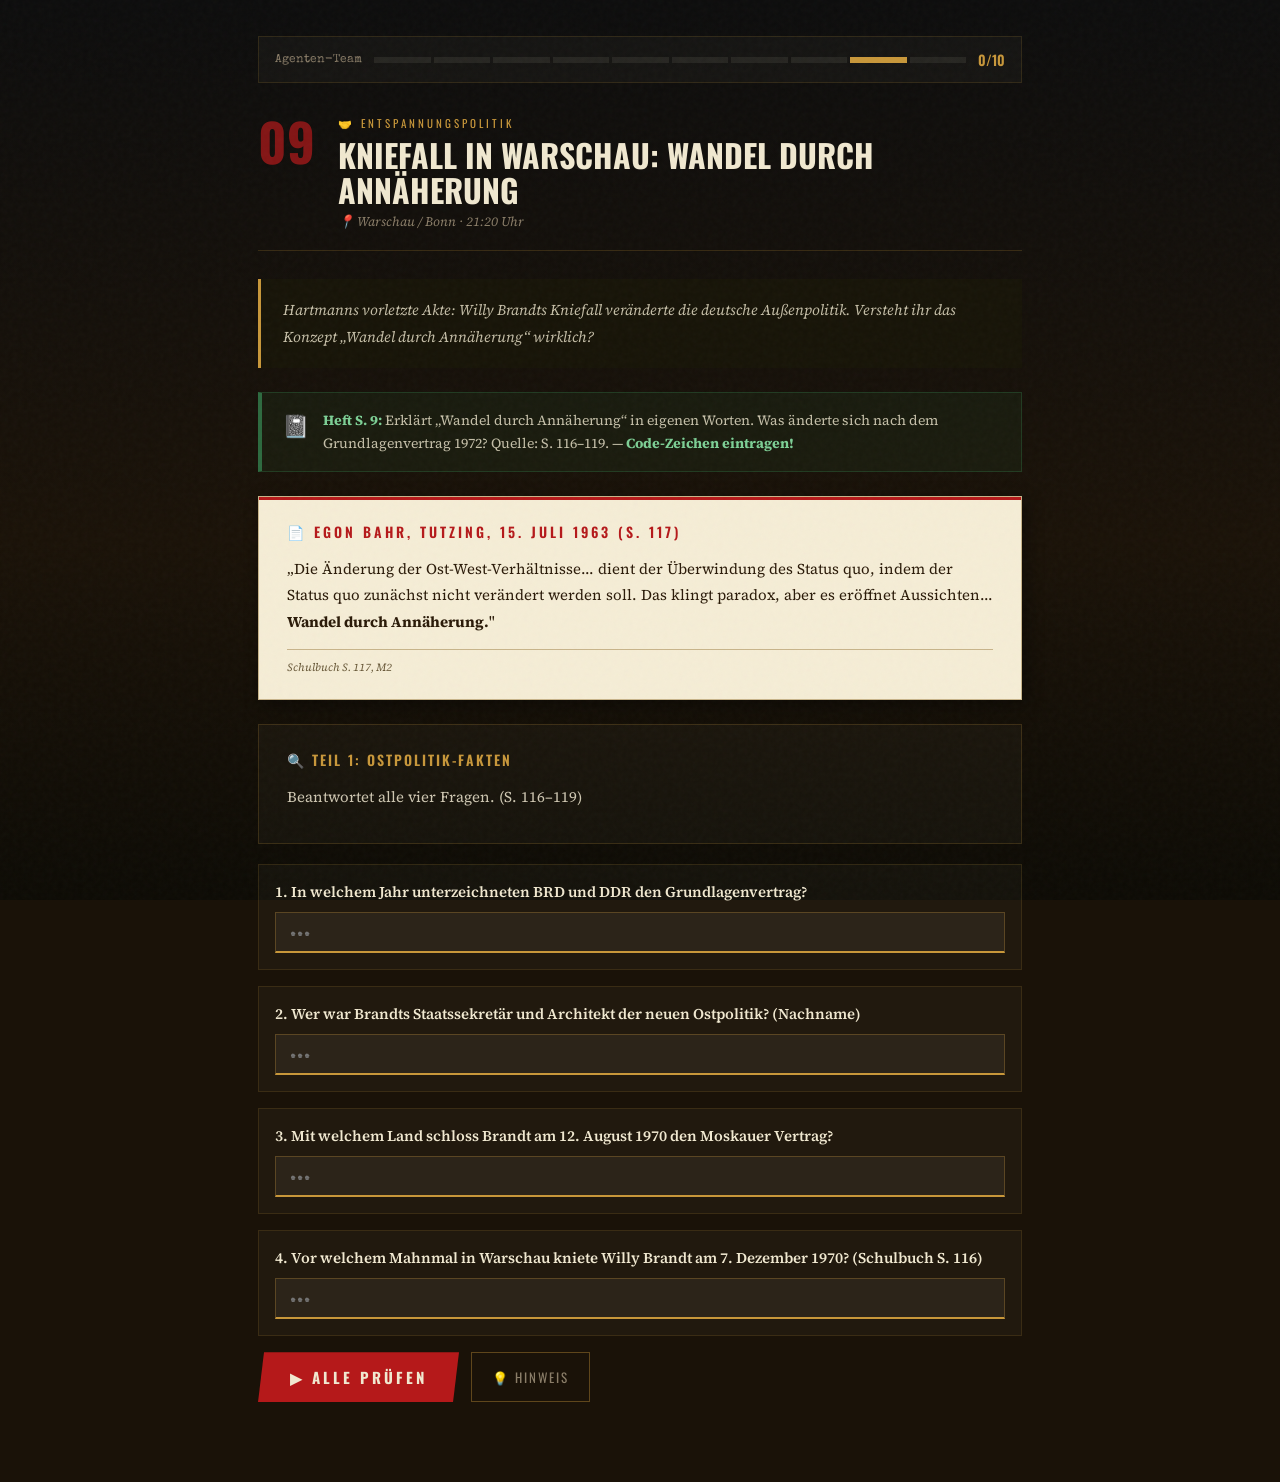
<file: station09.html>
<!DOCTYPE html>
<html lang="de">
<head><meta charset="UTF-8"><meta name="viewport" content="width=device-width, initial-scale=1.0">
<title>Station 9 – Ostpolitik</title><link rel="stylesheet" href="shared.css"></head>
<body>
<div class="noise"></div><div class="bg-texture"></div>
<div class="station-container">
  <div id="progress-area"></div>
  <div class="station-header">
    <div class="station-num">09</div>
    <div class="station-meta">
      <div class="station-tag">&#129309; Entspannungspolitik</div>
      <div class="station-title">Kniefall in Warschau: Wandel durch Ann&auml;herung</div>
      <div class="station-loc">&#128205; Warschau / Bonn &middot; 21:20 Uhr</div>
    </div>
  </div>
  <div class="narrative">Hartmanns vorletzte Akte: Willy Brandts Kniefall ver&auml;nderte die deutsche Au&szlig;enpolitik. Versteht ihr das Konzept &bdquo;Wandel durch Ann&auml;herung&ldquo; wirklich?</div>
  <div class="heft-aufgabe">
    <div class="icon">&#128211;</div>
    <div class="text"><strong>Heft S.&nbsp;9:</strong> Erkl&auml;rt &bdquo;Wandel durch Ann&auml;herung&ldquo; in eigenen Worten. Was &auml;nderte sich nach dem Grundlagenvertrag 1972? Quelle: S.&nbsp;116&ndash;119. &mdash; <strong>Code-Zeichen eintragen!</strong></div>
  </div>
  <div class="doc-card">
    <div class="doc-title">&#128196; Egon Bahr, Tutzing, 15. Juli 1963 (S.&nbsp;117)</div>
    <p>„Die &Auml;nderung der Ost-West-Verh&auml;ltnisse... dient der &Uuml;berwindung des Status quo, indem der Status quo zun&auml;chst nicht ver&auml;ndert werden soll. Das klingt paradox, aber es er&ouml;ffnet Aussichten... <strong>Wandel durch Ann&auml;herung.</strong>"</p>
    <div class="doc-source">Schulbuch S.&nbsp;117, M2</div>
  </div>

  <!-- Part 1: 4 open-answer questions about Ostpolitik facts -->
  <div class="question-area">
    <h3>&#128269; Teil 1: Ostpolitik-Fakten</h3>
    <p>Beantwortet alle vier Fragen. (S.&nbsp;116&ndash;119)</p>
  </div>
  <div id="q-area"></div>
  <div class="btn-row" style="margin-top:12px;">
    <button class="submit-btn" onclick="checkAll()">&#9654; Alle pr&uuml;fen</button>
    <button class="hint-btn" onclick="showHint()">&#128161; Hinweis</button>
  </div>
  <div class="feedback" id="fb1"></div>

  <!-- Part 2: Interpretation – what does Brandt's Kniefall symbolise? -->
  <div class="question-area" id="q2" style="display:none;margin-top:24px;">
    <h3>&#128269; Teil 2: Quelleninterpretation</h3>
    <p>Der &bdquo;Spiegel&ldquo;-Journalist Hermann Schreiber kommentierte Brandts Kniefall (S.&nbsp;116): <em>„Dann kniet er, der das nicht n&ouml;tig hat, f&uuml;r alle, die es n&ouml;tig haben..."</em></p>
    <p style="margin-top:10px;">Was meint Schreiber damit? Schreibt in <strong>einem vollst&auml;ndigen Satz</strong>, wen Brandt durch diesen Kniefall vertrat:</p>
    <div class="input-area" style="margin-top:14px;">
      <label>Erkl&auml;rung (eigene Worte):</label>
      <textarea id="interp-input" style="width:100%;background:rgba(240,232,208,0.05);border:1px solid rgba(200,151,58,0.3);border-bottom:2px solid var(--gold);color:var(--paper);font-family:'Source Serif 4',serif;font-size:15px;padding:12px 14px;outline:none;resize:vertical;min-height:80px;" placeholder="Brandt vertrat..."></textarea>
    </div>
    <div class="btn-row" style="margin-top:12px;">
      <button class="submit-btn" onclick="checkInterp()">&#9654; Pr&uuml;fen</button>
      <button class="hint-btn" onclick="showHint2()">&#128161; Hinweis</button>
    </div>
    <div class="feedback" id="fb2"></div>
  </div>

  <div id="code-section" style="display:none;margin-top:20px;">
    <div class="code-reveal show">
      <div class="code-label">&#128274; Code-Zeichen Station&nbsp;9 von&nbsp;10:</div>
      <div class="code-value">W</div>
      <div class="code-note">Warum <strong>W</strong>? Der erste Buchstabe von <strong>Warschauer</strong> Vertrag (1970) &ndash; Brandts wichtigstes Ostpolitik-Abkommen, unterzeichnet an dem Ort, wo er auch kniete.<br>Position 9 in eurer Code-Tabelle.</div>
    </div>
    <button class="next-btn show" onclick="window.location.href='station10.html'" style="margin-top:12px;">Weiter zur <strong>FINALEN</strong> Station&nbsp;10 &#8594;</button>
  </div>
</div>
<script src="utils.js"></script>
<script>
document.getElementById('progress-area').innerHTML = progressBar(9);
var questions=[
  {q:'In welchem Jahr unterzeichneten BRD und DDR den Grundlagenvertrag?',answers:['1972'],hint:'S.&nbsp;118: &bdquo;Das Ergebnis war der Grundlagenvertrag, der am 21. Dezember ... unterzeichnet wurde.&ldquo;'},
  {q:'Wer war Brandts Staatssekret&auml;r und Architekt der neuen Ostpolitik? (Nachname)',answers:['bahr','egon bahr'],hint:'S.&nbsp;116: &bdquo;Unter dem Motto... wurde Brandts Staatssekret&auml;r Egon ...&ldquo;'},
  {q:'Mit welchem Land schloss Brandt am 12. August 1970 den Moskauer Vertrag?',answers:['sowjetunion','udssr','sowjetisch','russland','ussr'],hint:'S.&nbsp;117: &bdquo;Am 12. August 1970 verpflichteten sich die ... und die BRD im Moskauer Vertrag...&ldquo;'},
  {q:'Vor welchem Mahnmal in Warschau kniete Willy Brandt am 7. Dezember 1970? (Schulbuch S.&nbsp;116)',answers:['ghetto','getto','warschauer ghetto','j�dischen ghetto','j�disches ghetto','aufstand','warschauer aufstand','ghetto-aufstand'],hint:'S.&nbsp;116: Die Bildunterschrift zum Foto erkl&auml;rt genau, wovor Brandt kniete.'},
];
var qArea=document.getElementById('q-area');
questions.forEach(function(q,i){
  var div=document.createElement('div');
  div.style.cssText='margin-bottom:16px;padding:16px;background:rgba(240,232,208,0.03);border:1px solid rgba(200,151,58,0.15);';
  div.innerHTML='<p style="font-size:15px;font-weight:600;margin-bottom:10px;color:var(--paper);">'+(i+1)+'. '+q.q+'</p>'+
    '<input type="text" class="code-input" id="oi'+i+'" placeholder="..." style="font-size:18px;letter-spacing:1px;text-align:left;padding:10px 14px;" maxlength="30">'+
    '<div class="feedback" id="ofb'+i+'" style="margin-top:8px;font-size:14px;"></div>';
  qArea.appendChild(div);
});
var solved=0;
var qDone=false;
function checkAll(){
  if(qDone){document.getElementById('q2').style.display='block';return;}
  solved=0;
  questions.forEach(function(q,i){
    var val=document.getElementById('oi'+i).value;
    var fb=document.getElementById('ofb'+i);
    checkAnswer(val,q.answers,function(){fb.className='feedback success';fb.style.display='block';fb.innerHTML='&#10003;';solved++;
      if(solved===questions.length){document.getElementById('fb1').className='feedback success';document.getElementById('fb1').innerHTML='&#10003; Alle richtig! Weiter zu Teil 2:';qDone=true;document.getElementById('q2').style.display='block';}
    },function(){fb.className='feedback error';fb.style.display='block';fb.innerHTML='&#10007; Tipp: '+q.hint;});
  });
  if(solved<questions.length) {document.getElementById('fb1').className='feedback error';document.getElementById('fb1').innerHTML='&#10007; '+solved+'/4 korrekt. Verbessert die rot markierten Felder.';}
}
function checkInterp(){
  var val=document.getElementById('interp-input').value;
  var fb=document.getElementById('fb2');
  if(val.trim().length<8){
    fb.className='feedback error';
    fb.innerHTML='&#10007; Bitte einen vollst&auml;ndigen Satz eingeben.';
    return;
  }
  var n=normalize(val);
  var keywords=[
    'deutschen','bevoelkerung','bevolkerung','volk','nation','alle','gesamte','gemeinschaft',
    'schuld','verantwortung','kollektiv','mitschuld','mitverantwortung',
    'tater','taeter','ns','nazi','nationalsozialismus','holocaust',
    'kriegsverbrechen','verbrechen','opfer','entschuldigung',
    'versoehn','reue','busse','vergebung','stellvertretend'
  ];
  var hit=keywords.some(function(k){return n.includes(normalize(k));});
  if(hit){
    fb.className='feedback success';
    fb.innerHTML='&#10003; Gut erkannt! Brandt kniete stellvertretend f&uuml;r alle Deutschen und &uuml;bernahm symbolisch Verantwortung f&uuml;r die NS-Verbrechen.';
    saveCode(9,'W');
    document.getElementById('code-section').style.display='block';
    markStationComplete(9);
  } else {
    fb.className='feedback error';
    fb.innerHTML='&#10007; Schreiber sagt: Brandt hatte es &bdquo;nicht n&ouml;tig&ldquo; &ndash; er war kein NS-T&auml;ter. Trotzdem kniete er. Wen repr&auml;sentierte er? Denkt an: deutsche Bev&ouml;lkerung, Verantwortung, Schuld...';
  }
}
function showHint(){addHint();document.getElementById('fb1').className='feedback hint';document.getElementById('fb1').innerHTML='&#128161; Alle Antworten stehen in S.&nbsp;116&ndash;119. Sucht nach den Jahreszahlen, Namen und Vertragsbezeichnungen.';}
function showHint2(){addHint();document.getElementById('fb2').className='feedback hint';document.getElementById('fb2').innerHTML='&#128161; Brandt war im Widerstand gegen die Nazis &ndash; er war kein T&auml;ter. Dennoch kniete er. F&uuml;r wen? Die Bildunterschrift S.&nbsp;116 enth&auml;lt Schreibers vollen Kommentar.';}
</script></body></html>
</file>
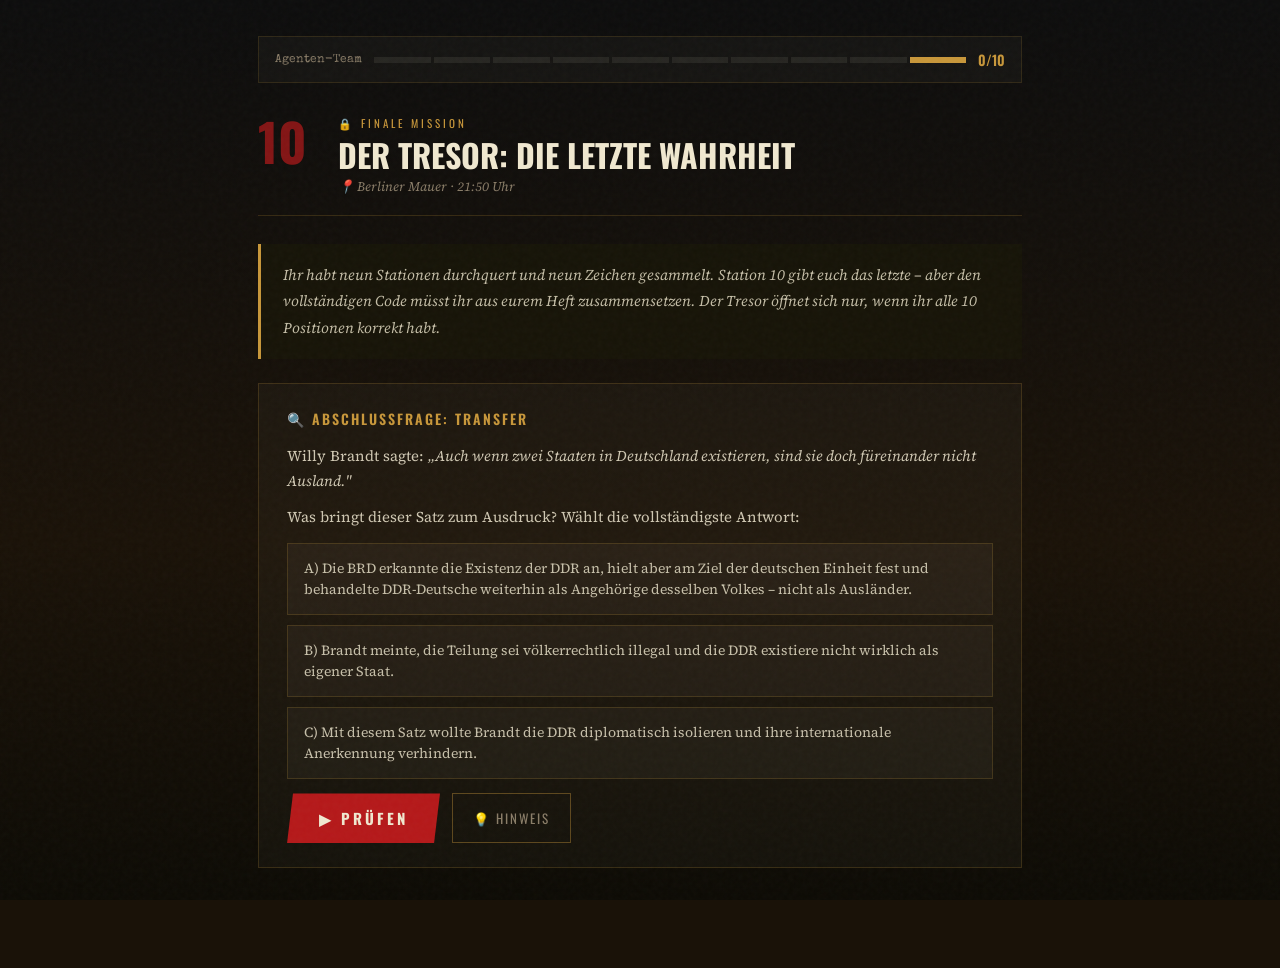
<file: station10.html>
<!DOCTYPE html>
<html lang="de">
<head><meta charset="UTF-8"><meta name="viewport" content="width=device-width, initial-scale=1.0">
<title>Station 10 – Der Tresor</title><link rel="stylesheet" href="shared.css">
<style>
.tresor-input{font-family:'Special Elite',monospace;font-size:28px;letter-spacing:8px;text-align:center;text-transform:uppercase;background:rgba(0,0,0,0.4);border:2px solid var(--gold);color:var(--gold);padding:16px;width:100%;outline:none;}
.pos-row{display:flex;gap:6px;flex-wrap:wrap;margin:10px 0;}
.pos-dot{width:28px;height:28px;border-radius:50%;border:2px solid rgba(200,151,58,0.3);background:rgba(0,0,0,0.3);display:flex;align-items:center;justify-content:center;font-family:'Oswald',sans-serif;font-size:11px;color:var(--muted);}
.pos-dot.ok{border-color:#2d6a3f;background:rgba(45,106,63,0.3);color:#7dcf95;}
.pos-dot.bad{border-color:#b5191a;background:rgba(181,25,26,0.2);color:#f07070;}
</style>
</head>
<body>
<div class="noise"></div><div class="bg-texture"></div>
<div class="station-container">
  <div id="progress-area"></div>
  <div class="station-header">
    <div class="station-num">10</div>
    <div class="station-meta">
      <div class="station-tag">&#128274; Finale Mission</div>
      <div class="station-title">Der Tresor: Die letzte Wahrheit</div>
      <div class="station-loc">&#128205; Berliner Mauer &middot; 21:50 Uhr</div>
    </div>
  </div>
  <div class="narrative">Ihr habt neun Stationen durchquert und neun Zeichen gesammelt. Station 10 gibt euch das letzte &ndash; aber den vollst&auml;ndigen Code m&uuml;sst ihr aus eurem Heft zusammensetzen. Der Tresor &ouml;ffnet sich nur, wenn ihr alle 10 Positionen korrekt habt.</div>

  <!-- Transfer question – earns code character '9' -->
  <div class="question-area">
    <h3>&#128269; Abschlussfrage: Transfer</h3>
    <p>Willy Brandt sagte: <em>„Auch wenn zwei Staaten in Deutschland existieren, sind sie doch f&uuml;reinander nicht Ausland."</em></p>
    <p style="margin-top:10px;">Was bringt dieser Satz zum Ausdruck? W&auml;hlt die vollst&auml;ndigste Antwort:</p>
    <div style="display:flex;flex-direction:column;gap:10px;margin:14px 0;">
      <button class="choice-btn" id="tf0" onclick="selTF(0)" style="text-align:left;">A) Die BRD erkannte die Existenz der DDR an, hielt aber am Ziel der deutschen Einheit fest und behandelte DDR-Deutsche weiterhin als Angeh&ouml;rige desselben Volkes &ndash; nicht als Ausl&auml;nder.</button>
      <button class="choice-btn" id="tf1" onclick="selTF(1)" style="text-align:left;">B) Brandt meinte, die Teilung sei v&ouml;lkerrechtlich illegal und die DDR existiere nicht wirklich als eigener Staat.</button>
      <button class="choice-btn" id="tf2" onclick="selTF(2)" style="text-align:left;">C) Mit diesem Satz wollte Brandt die DDR diplomatisch isolieren und ihre internationale Anerkennung verhindern.</button>
    </div>
    <div class="btn-row">
      <button class="submit-btn" onclick="checkTF()">&#9654; Pr&uuml;fen</button>
      <button class="hint-btn" onclick="showHint()">&#128161; Hinweis</button>
    </div>
    <div class="feedback" id="fb-tf"></div>
  </div>

  <!-- Shown only after transfer question is solved -->
  <div id="code-reveal-10" style="display:none;margin-top:20px;">
    <div class="code-reveal show">
      <div class="code-label">&#128274; Euer letztes Code-Zeichen &ndash; Station&nbsp;10 von&nbsp;10:</div>
      <div class="code-value">9</div>
      <div class="code-note">Warum <strong>9</strong>? Die letzte Ziffer von 198<strong>9</strong> &ndash; dem Jahr des Mauerfalls.<br>
      Tragt &bdquo;9&ldquo; auf Position&nbsp;10 in eure Heft-Tabelle ein. Jetzt habt ihr alle 10 Zeichen!</div>
    </div>
  </div>

  <!-- Tresor section – shown after code-reveal -->
  <div id="tresor-section" style="display:none;margin-top:28px;">
    <div class="question-area">
      <h3>&#128272; Tresor &ouml;ffnen</h3>
      <p>Setzt die 10 Zeichen aus eurer Heft-Tabelle zusammen und gebt den Code ein.</p>
      <p style="margin-top:8px;font-size:13px;color:var(--muted);">Keine Leerzeichen &middot; Gro&szlig;- und Kleinschreibung egal &middot; Reihenfolge: Station&nbsp;1 bis Station&nbsp;10</p>
      <input type="text" class="tresor-input" id="tresor-input" placeholder="__________" maxlength="10"
        style="margin-top:16px;" oninput="this.value=this.value.toUpperCase()">
      <div class="btn-row" style="margin-top:14px;">
        <button class="submit-btn" style="font-size:18px;padding:16px 36px;" onclick="checkTresor()">&#128274; TRESOR &Ouml;FFNEN</button>
      </div>
      <div class="feedback" id="fb-tresor" style="margin-top:12px;"></div>
      <!-- Position indicator shown only after a wrong attempt -->
      <div id="pos-indicator" style="display:none;margin-top:12px;">
        <p style="font-size:13px;color:var(--muted);margin-bottom:6px;">Positionen (gr&uuml;n&nbsp;= richtig, rot&nbsp;= falsch):</p>
        <div class="pos-row" id="pos-row"></div>
      </div>
    </div>
  </div>

  <button class="next-btn" id="next-btn" onclick="window.location.href='success.html'" style="margin-top:20px;">
    &#127881; Mission abgeschlossen &#8594; Erfolgsmeldung
  </button>
</div>

<script src="utils.js"></script>
<script>
document.getElementById('progress-area').innerHTML = progressBar(10);

var tfSel=-1;
function selTF(i){
  tfSel=i;
  [0,1,2].forEach(function(j){document.getElementById('tf'+j).classList.toggle('selected',i===j);});
}

function checkTF(){
  var fb=document.getElementById('fb-tf');
  if(tfSel===0){
    fb.className='feedback success';
    fb.innerHTML='&#10003; Korrekt! Brandt erkannte die Realit&auml;t an, ohne das Ziel der Einheit aufzugeben.';
    // Save the final code character BEFORE showing the tresor
    saveCode(10,'9');
    markStationComplete(10);
    // Reveal the code character first, then the tresor input after a moment
    document.getElementById('code-reveal-10').style.display='block';
    setTimeout(function(){
      document.getElementById('tresor-section').style.display='block';
      document.getElementById('tresor-section').scrollIntoView({behavior:'smooth'});
    }, 1800);
  } else {
    fb.className='feedback error';
    fb.innerHTML='&#10007; S.&nbsp;118: Brandt nannte die DDR &bdquo;nicht Ausland&ldquo; und verwies auf Artikel&nbsp;116 GG (gemeinsame Staatsb&uuml;rgerschaft). Er erkannte die Realit&auml;t an, ohne die Einheit aufzugeben.';
  }
}

var attempts=0;
function checkTresor(){
  var val=document.getElementById('tresor-input').value.trim().toUpperCase();
  var correct='45MA7EVBW9';
  var fb=document.getElementById('fb-tresor');
  attempts++;

  if(val===correct){
    fb.className='feedback success';
    fb.innerHTML='&#127881;&#128274; DER TRESOR IST OFFEN! Alle 10 Zeichen korrekt &ndash; die Dokumente sind gerettet!';
    document.getElementById('pos-indicator').style.display='none';
    localStorage.setItem('completed','true');
    localStorage.setItem('endTime',Date.now());
    document.getElementById('next-btn').classList.add('show');
    setTimeout(function(){document.getElementById('next-btn').scrollIntoView({behavior:'smooth'});},400);
    return;
  }

  // Wrong – show position-by-position feedback (which slot, not which letter)
  if(val.length!==10){
    fb.className='feedback error';
    fb.innerHTML='&#10007; Der Code muss genau <strong>10 Zeichen</strong> haben &ndash; ihr habt '+val.length+' eingegeben.';
    document.getElementById('pos-indicator').style.display='none';
    return;
  }

  var hits=0;
  var wrongPos=[];
  for(var i=0;i<10;i++){
    if(val[i]===correct[i]) hits++;
    else wrongPos.push(i+1);
  }

  fb.className='feedback error';
  fb.innerHTML='&#10007; '+hits+'/10 Positionen korrekt &ndash; schaut auf die Markierungen unten und &uuml;berpr&uuml;ft eure Heft-Tabelle.';

  // Build position dots – show which POSITIONS are wrong, never reveal the correct letter
  var posRow=document.getElementById('pos-row');
  posRow.innerHTML='';
  for(var i=0;i<10;i++){
    var dot=document.createElement('div');
    dot.className='pos-dot '+(val[i]===correct[i]?'ok':'bad');
    dot.textContent=i+1;
    dot.title='Position '+(i+1)+': '+(val[i]===correct[i]?'richtig':'falsch');
    posRow.appendChild(dot);
  }
  document.getElementById('pos-indicator').style.display='block';
}

function showHint(){
  addHint();
  document.getElementById('fb-tf').className='feedback hint';
  document.getElementById('fb-tf').innerHTML='&#128161; S.&nbsp;118: Brandt erkannte die DDR als Staat an (Grundlagenvertrag), bestand aber auf Artikel&nbsp;116 GG: Alle Deutschen blieben eine Staatsb&uuml;rgerschaft. &bdquo;Nicht Ausland&ldquo; = gleiche Nation, zwei Staaten.';
}
</script></body></html>
</file>
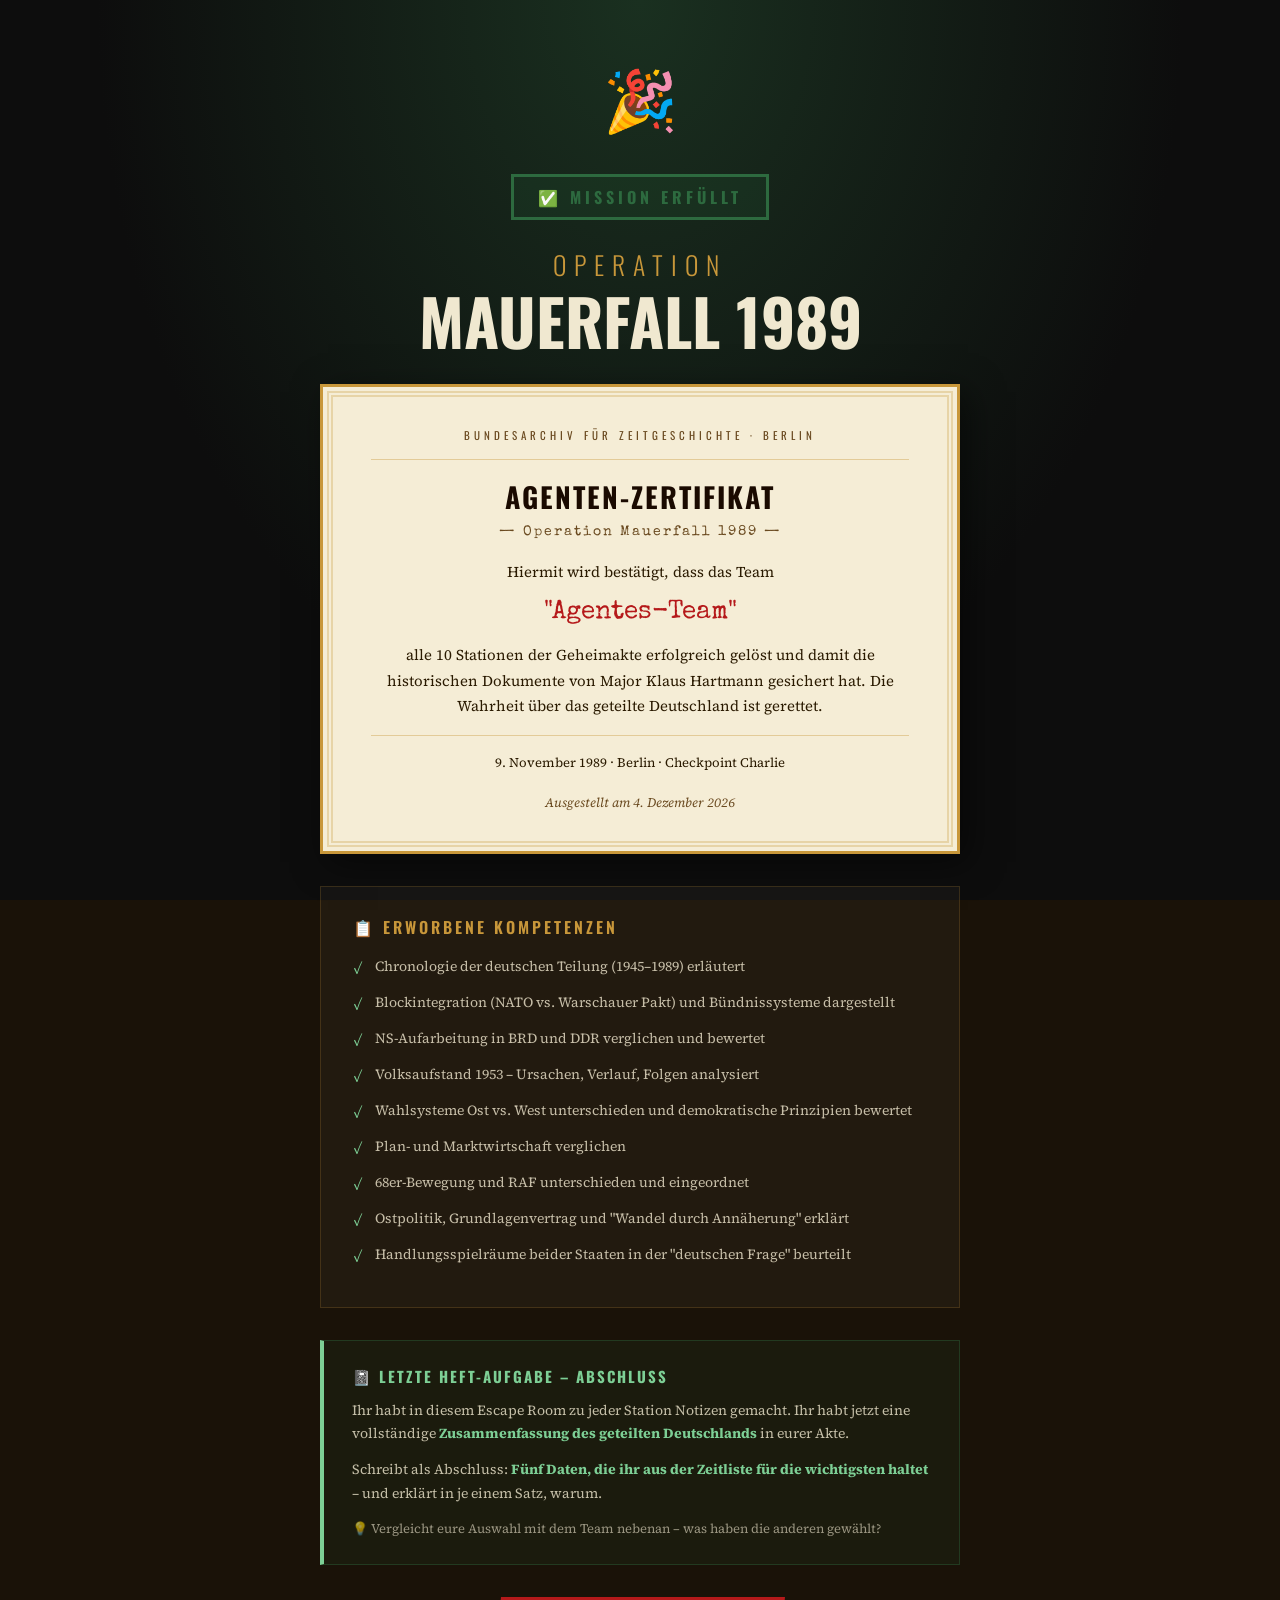
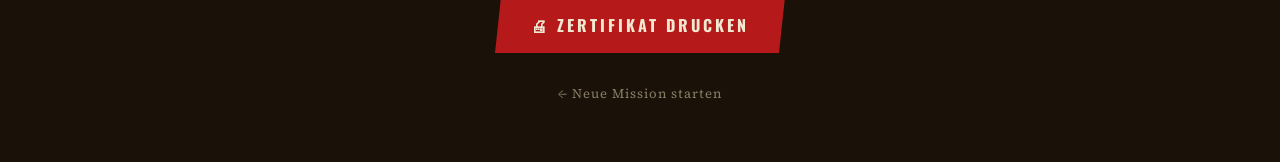
<file: success.html>
<!DOCTYPE html>
<html lang="de">
<head>
<meta charset="UTF-8">
<meta name="viewport" content="width=device-width, initial-scale=1.0">
<title>Mission Erfüllt – Operation Mauerfall</title>
<style>
@import url('https://fonts.googleapis.com/css2?family=Special+Elite&family=Oswald:wght@300;600;700&family=Source+Serif+4:ital,wght@0,300;0,600;1,300&display=swap');

:root {
  --ink: #1a1208; --paper: #f0e8d0; --red: #b5191a; --gold: #c8973a; --muted: #8a7d68; --green: #2d6a3f;
}
* { margin:0; padding:0; box-sizing:border-box; }
body { background: var(--ink); color: var(--paper); font-family: 'Source Serif 4', serif; min-height:100vh; overflow-x:hidden; }

.bg {
  position:fixed; inset:0; z-index:0;
  background: radial-gradient(ellipse at 50% 0%, #1a3020 0%, #0d0d0d 60%);
}

.container {
  position:relative; z-index:10;
  max-width:760px; margin:0 auto; padding:60px 28px;
  display:flex; flex-direction:column; align-items:center; gap:32px;
  text-align:center;
}

.firework { font-size:60px; animation: bounce 1s ease-in-out infinite alternate; }
@keyframes bounce { to { transform: scale(1.15) rotate(5deg); } }

.success-stamp {
  font-family:'Oswald',sans-serif; font-weight:700; font-size:16px; letter-spacing:4px;
  text-transform:uppercase; color: #2d6a3f; border: 3px solid #2d6a3f; padding:8px 24px;
  background: rgba(45,106,63,0.15);
  animation: stampIn 0.8s ease-out;
}
@keyframes stampIn { from {opacity:0;transform:scale(2);} to {opacity:1;transform:scale(1);} }

h1 {
  font-family:'Oswald',sans-serif; font-weight:700;
  font-size: clamp(36px, 7vw, 64px);
  text-transform:uppercase; line-height:1;
}
h1 .sub { display:block; font-size:0.4em; letter-spacing:8px; color:var(--gold); font-weight:300; margin-bottom:10px; }
h1 .main { color:var(--paper); }

.certificate {
  background: #f5edd6; color: #1a0a00;
  border: 3px solid #c8973a; padding:40px 48px;
  max-width:640px; width:100%; position:relative;
  box-shadow: 8px 8px 32px rgba(0,0,0,0.5);
}
.certificate::before, .certificate::after {
  content:''; position:absolute;
  border: 2px solid rgba(200,151,58,0.3);
}
.certificate::before { inset:8px; }
.certificate::after { inset:4px; }
.certificate h2 { font-family:'Oswald',sans-serif; font-weight:700; font-size:28px; text-transform:uppercase; color:#1a0a00; letter-spacing:2px; }
.certificate .sub-h { font-family:'Special Elite',monospace; font-size:14px; letter-spacing:2px; color:#6a4a20; margin:8px 0 20px; }
.certificate .team { font-family:'Special Elite',monospace; font-size:26px; color:#b5191a; margin:16px 0; }
.certificate p { font-size:15px; line-height:1.7; color:#2a1a00; }
.certificate .date { margin-top:20px; font-size:13px; color:#6a4a20; font-style:italic; }
.cert-line { width:100%; height:1px; background:rgba(200,151,58,0.4); margin:16px 0; }

.skills-box {
  background: rgba(240,232,208,0.04); border: 1px solid rgba(200,151,58,0.2);
  padding:28px 32px; max-width:640px; width:100%; text-align:left;
}
.skills-box h3 { font-family:'Oswald',sans-serif; font-weight:600; font-size:16px; letter-spacing:3px; text-transform:uppercase; color:var(--gold); margin-bottom:16px; }
.skill-item { display:flex; gap:12px; align-items:flex-start; margin-bottom:12px; }
.skill-item::before { content:'✓'; color:#7dcf95; font-size:16px; flex-shrink:0; margin-top:2px; }
.skill-item p { font-size:14px; line-height:1.65; color:rgba(240,232,208,0.8); }

.heft-final {
  background: rgba(45,106,63,0.1); border: 1px solid rgba(45,106,63,0.4); border-left:4px solid #7dcf95;
  padding:24px 28px; max-width:640px; width:100%; text-align:left;
}
.heft-final h3 { font-family:'Oswald',sans-serif; font-size:15px; letter-spacing:2px; text-transform:uppercase; color:#7dcf95; margin-bottom:12px; }
.heft-final p { font-size:14px; line-height:1.7; color:rgba(240,232,208,0.8); }
.heft-final strong { color:#7dcf95; }

.share-btn {
  background: var(--red); border:none; color:var(--paper);
  font-family:'Oswald',sans-serif; font-weight:700;
  font-size:16px; letter-spacing:3px; text-transform:uppercase;
  padding:16px 36px; cursor:pointer; transition:all 0.2s;
  clip-path: polygon(6px 0%,100% 0%,calc(100% - 6px) 100%,0% 100%);
}
.share-btn:hover { filter:brightness(1.2); }

.restart-link { color:var(--muted); font-size:13px; text-decoration:none; letter-spacing:1px; transition:color 0.2s; }
.restart-link:hover { color:var(--gold); }
</style>
</head>
<body>
<div class="bg"></div>
<div class="container">

  <div class="firework">🎉</div>

  <div class="success-stamp">✅ Mission erfüllt</div>

  <h1>
    <span class="sub">Operation</span>
    <span class="main">Mauerfall 1989</span>
  </h1>

  <div class="certificate">
    <div style="font-family:'Oswald',sans-serif; font-size:11px; letter-spacing:4px; text-transform:uppercase; color:#6a4a20; margin-bottom:12px;">Bundesarchiv für Zeitgeschichte · Berlin</div>
    <div class="cert-line"></div>
    <h2>Agenten-Zertifikat</h2>
    <div class="sub-h">— Operation Mauerfall 1989 —</div>
    <p>Hiermit wird bestätigt, dass das Team</p>
    <div class="team" id="team-display">"Die Mauerbrecher"</div>
    <p>alle 10 Stationen der Geheimakte erfolgreich gelöst und damit die historischen Dokumente von Major Klaus Hartmann gesichert hat. Die Wahrheit über das geteilte Deutschland ist gerettet.</p>
    <div class="cert-line"></div>
    <p style="font-size:13px;">9. November 1989 · Berlin · Checkpoint Charlie</p>
    <div class="date">Ausgestellt am <span id="today-date"></span></div>
  </div>

  <div class="skills-box">
    <h3>📋 Erworbene Kompetenzen</h3>
    <div class="skill-item"><p>Chronologie der deutschen Teilung (1945–1989) erläutert</p></div>
    <div class="skill-item"><p>Blockintegration (NATO vs. Warschauer Pakt) und Bündnissysteme dargestellt</p></div>
    <div class="skill-item"><p>NS-Aufarbeitung in BRD und DDR verglichen und bewertet</p></div>
    <div class="skill-item"><p>Volksaufstand 1953 – Ursachen, Verlauf, Folgen analysiert</p></div>
    <div class="skill-item"><p>Wahlsysteme Ost vs. West unterschieden und demokratische Prinzipien bewertet</p></div>
    <div class="skill-item"><p>Plan- und Marktwirtschaft verglichen</p></div>
    <div class="skill-item"><p>68er-Bewegung und RAF unterschieden und eingeordnet</p></div>
    <div class="skill-item"><p>Ostpolitik, Grundlagenvertrag und "Wandel durch Annäherung" erklärt</p></div>
    <div class="skill-item"><p>Handlungsspielräume beider Staaten in der "deutschen Frage" beurteilt</p></div>
  </div>

  <div class="heft-final">
    <h3>📓 Letzte Heft-Aufgabe – Abschluss</h3>
    <p>Ihr habt in diesem Escape Room zu jeder Station Notizen gemacht. Ihr habt jetzt eine vollständige <strong>Zusammenfassung des geteilten Deutschlands</strong> in eurer Akte.</p>
    <p style="margin-top:12px;">Schreibt als Abschluss: <strong>Fünf Daten, die ihr aus der Zeitliste für die wichtigsten haltet</strong> – und erklärt in je einem Satz, warum.</p>
    <p style="margin-top:12px; color:rgba(240,232,208,0.6); font-size:13px;">💡 Vergleicht eure Auswahl mit dem Team nebenan – was haben die anderen gewählt?</p>
  </div>

  <button class="share-btn" onclick="printCert()">🖨 Zertifikat drucken</button>
  <a href="index.html" class="restart-link">← Neue Mission starten</a>

</div>

<script>
const team = localStorage.getItem('teamname') || 'Agentes-Team';
document.getElementById('team-display').textContent = '"' + team + '"';


const now = new Date();
document.getElementById('today-date').textContent = now.toLocaleDateString('de-DE', {day:'numeric', month:'long', year:'numeric'});

function printCert() { window.print(); }
</script>
</body>
</html>
</file>
<file: shared.css>
@import url('https://fonts.googleapis.com/css2?family=Special+Elite&family=Oswald:wght@300;600;700&family=Source+Serif+4:ital,wght@0,300;0,600;1,300&display=swap');

:root {
  --ink: #1a1208;
  --paper: #f0e8d0;
  --red: #b5191a;
  --grey: #4a4a4a;
  --gold: #c8973a;
  --muted: #8a7d68;
  --green: #2d6a3f;
  --blue-east: #1a3a5c;
  --blue-west: #3a5c8a;
}

* { margin: 0; padding: 0; box-sizing: border-box; }

body {
  background: var(--ink);
  color: var(--paper);
  font-family: 'Source Serif 4', serif;
  min-height: 100vh;
}

.noise {
  position: fixed; inset: 0; pointer-events: none; z-index: 999; opacity: 0.03;
  background-image: url("data:image/svg+xml,%3Csvg viewBox='0 0 200 200' xmlns='http://www.w3.org/2000/svg'%3E%3Cfilter id='n'%3E%3CfeTurbulence type='fractalNoise' baseFrequency='0.9' numOctaves='4' stitchTiles='stitch'/%3E%3C/filter%3E%3Crect width='100%25' height='100%25' filter='url(%23n)'/%3E%3C/svg%3E");
}

.bg-texture {
  position: fixed; inset: 0; z-index: 0;
  background: linear-gradient(180deg, #0d0d0d 0%, #1a1208 60%, #0d0b05 100%);
}

.station-container {
  position: relative; z-index: 10;
  max-width: 820px; margin: 0 auto;
  padding: 36px 28px 80px;
}

/* Progress bar */
.progress-wrap {
  display: flex; align-items: center; gap: 12px;
  margin-bottom: 32px; padding: 12px 16px;
  background: rgba(240,232,208,0.03);
  border: 1px solid rgba(200,151,58,0.15);
}
.prog-label { font-family: 'Special Elite', monospace; font-size: 12px; color: var(--muted); white-space: nowrap; overflow: hidden; max-width: 140px; text-overflow: ellipsis; }
.progress-bar { flex: 1; display: flex; gap: 3px; }
.pb { flex: 1; height: 6px; background: rgba(240,232,208,0.08); transition: background 0.3s; }
.pb.done { background: var(--green); }
.pb.active { background: var(--gold); animation: pulse 1.5s ease-in-out infinite; }
@keyframes pulse { 50% { opacity: 0.5; } }
.prog-count { font-family: 'Oswald', sans-serif; font-size: 14px; color: var(--gold); font-weight: 600; }

/* Station header */
.station-header {
  display: flex; align-items: flex-start; gap: 20px;
  margin-bottom: 28px; padding-bottom: 20px;
  border-bottom: 1px solid rgba(200,151,58,0.2);
}
.station-num {
  font-family: 'Oswald', sans-serif; font-weight: 700;
  font-size: 52px; line-height: 1; color: var(--red);
  opacity: 0.7; flex-shrink: 0; min-width: 60px;
}
.station-meta { flex: 1; }
.station-tag {
  font-family: 'Oswald', sans-serif; font-size: 11px; letter-spacing: 3px;
  text-transform: uppercase; color: var(--gold); margin-bottom: 6px;
}
.station-title {
  font-family: 'Oswald', sans-serif; font-weight: 700;
  font-size: clamp(22px, 4vw, 32px); line-height: 1.1;
  color: var(--paper); text-transform: uppercase;
}
.station-loc {
  margin-top: 6px; font-size: 13px; color: var(--muted); font-style: italic;
}

/* Context / Narrative */
.narrative {
  background: rgba(26,24,8,0.6);
  border-left: 3px solid var(--gold);
  padding: 18px 22px; margin-bottom: 24px;
  font-size: 15px; line-height: 1.75; color: rgba(240,232,208,0.8);
  font-style: italic;
}

/* Document card */
.doc-card {
  background: #f5edd6;
  border: 1px solid #c8b48a;
  padding: 24px 28px; margin-bottom: 24px;
  color: #2a1a08; position: relative;
  box-shadow: 4px 4px 16px rgba(0,0,0,0.4);
}
.doc-card::before {
  content: '';
  position: absolute; top: 0; left: 0; right: 0;
  height: 3px; background: var(--red);
}
.doc-card .doc-title {
  font-family: 'Oswald', sans-serif; font-weight: 600;
  font-size: 14px; letter-spacing: 3px; text-transform: uppercase;
  color: var(--red); margin-bottom: 14px;
}
.doc-card p { font-size: 15px; line-height: 1.75; color: #2a1a08; margin-bottom: 10px; }
.doc-card p:last-child { margin-bottom: 0; }
.doc-card .doc-source {
  font-size: 11px; color: #6a5a3a; font-style: italic;
  border-top: 1px solid #c8b48a; margin-top: 14px; padding-top: 10px;
}

/* Heft-Aufgabe */
.heft-aufgabe {
  background: rgba(45,106,63,0.12);
  border: 1px solid rgba(45,106,63,0.4);
  border-left: 4px solid var(--green);
  padding: 16px 20px; margin-bottom: 24px;
  display: flex; gap: 14px; align-items: flex-start;
}
.heft-aufgabe .icon { font-size: 22px; flex-shrink: 0; margin-top: 2px; }
.heft-aufgabe .text { font-size: 14px; line-height: 1.65; color: rgba(240,232,208,0.8); }
.heft-aufgabe .text strong { color: #7dcf95; }

/* Question area */
.question-area {
  background: rgba(240,232,208,0.03);
  border: 1px solid rgba(200,151,58,0.2);
  padding: 24px 28px; margin-bottom: 20px;
}
.question-area h3 {
  font-family: 'Oswald', sans-serif; font-weight: 600;
  font-size: 14px; letter-spacing: 2px; text-transform: uppercase;
  color: var(--gold); margin-bottom: 14px;
}
.question-area p { font-size: 15px; line-height: 1.7; color: rgba(240,232,208,0.85); margin-bottom: 10px; }
.question-area ul { padding-left: 20px; }
.question-area ul li { font-size: 15px; line-height: 1.7; color: rgba(240,232,208,0.8); margin-bottom: 6px; }

/* Input area */
.input-area { display: flex; flex-direction: column; gap: 12px; }
.input-area label {
  font-family: 'Oswald', sans-serif; font-size: 12px; letter-spacing: 3px;
  text-transform: uppercase; color: var(--muted);
}
.code-input {
  background: rgba(240,232,208,0.05);
  border: 1px solid rgba(200,151,58,0.3);
  border-bottom: 2px solid var(--gold);
  color: var(--paper); font-family: 'Special Elite', monospace;
  font-size: 22px; padding: 14px 18px; width: 100%;
  outline: none; letter-spacing: 3px; text-align: center;
  transition: background 0.2s;
}
.code-input:focus { background: rgba(200,151,58,0.08); }

.btn-row { display: flex; gap: 12px; flex-wrap: wrap; }

.submit-btn {
  background: var(--red); border: none; color: var(--paper);
  font-family: 'Oswald', sans-serif; font-weight: 700;
  font-size: 15px; letter-spacing: 3px; text-transform: uppercase;
  padding: 14px 32px; cursor: pointer; transition: all 0.2s;
  clip-path: polygon(6px 0%, 100% 0%, calc(100% - 6px) 100%, 0% 100%);
}
.submit-btn:hover { background: #d42020; transform: scale(1.02); }

.hint-btn {
  background: transparent; border: 1px solid rgba(200,151,58,0.4);
  color: var(--muted); font-family: 'Oswald', sans-serif;
  font-size: 13px; letter-spacing: 2px; text-transform: uppercase;
  padding: 14px 20px; cursor: pointer; transition: all 0.2s;
}
.hint-btn:hover { border-color: var(--gold); color: var(--gold); }

/* Feedback */
.feedback {
  padding: 16px 20px; margin-top: 16px; display: none;
  font-family: 'Special Elite', monospace; font-size: 16px;
}
.feedback.success {
  display: block; background: rgba(45,106,63,0.2);
  border: 1px solid rgba(45,106,63,0.5); color: #7dcf95;
}
.feedback.error {
  display: block; background: rgba(181,25,26,0.15);
  border: 1px solid rgba(181,25,26,0.4); color: #f07070;
}
.feedback.hint {
  display: block; background: rgba(200,151,58,0.1);
  border: 1px solid rgba(200,151,58,0.3); color: var(--gold);
}

/* Next button */
.next-btn {
  display: none; width: 100%;
  background: var(--gold); border: none; color: var(--ink);
  font-family: 'Oswald', sans-serif; font-weight: 700;
  font-size: 18px; letter-spacing: 4px; text-transform: uppercase;
  padding: 18px; cursor: pointer; margin-top: 20px;
  transition: all 0.2s;
  clip-path: polygon(8px 0%, 100% 0%, calc(100% - 8px) 100%, 0% 100%);
}
.next-btn:hover { filter: brightness(1.1); transform: scale(1.01); }
.next-btn.show { display: block; animation: fadeUp 0.5s ease-out; }

@keyframes fadeUp { from { opacity:0; transform: translateY(16px); } to { opacity:1; transform: none; } }

/* Code reveal */
.code-reveal {
  display: none; text-align: center; padding: 24px;
  background: rgba(200,151,58,0.08); border: 1px solid var(--gold);
  margin-top: 16px;
}
.code-reveal.show { display: block; animation: fadeUp 0.5s ease-out; }
.code-reveal .code-label {
  font-family: 'Oswald', sans-serif; font-size: 11px; letter-spacing: 3px;
  text-transform: uppercase; color: var(--muted); margin-bottom: 8px;
}
.code-reveal .code-value {
  font-family: 'Special Elite', monospace; font-size: 36px;
  color: var(--gold); letter-spacing: 8px;
}
.code-reveal .code-note {
  margin-top: 10px; font-size: 13px; color: rgba(240,232,208,0.6); font-style: italic;
}

/* Checkbox / multiple choice */
.choice-grid {
  display: grid; grid-template-columns: 1fr 1fr;
  gap: 10px; margin: 14px 0;
}
.choice-btn {
  background: rgba(240,232,208,0.04); border: 1px solid rgba(200,151,58,0.2);
  color: rgba(240,232,208,0.8); font-family: 'Source Serif 4', serif;
  font-size: 14px; padding: 14px 16px; cursor: pointer;
  transition: all 0.2s; text-align: left; line-height: 1.5;
}
.choice-btn:hover { background: rgba(200,151,58,0.08); border-color: var(--gold); }
.choice-btn.selected { background: rgba(200,151,58,0.15); border-color: var(--gold); color: var(--gold); }
.choice-btn.correct { background: rgba(45,106,63,0.2); border-color: #7dcf95; color: #7dcf95; }
.choice-btn.wrong { background: rgba(181,25,26,0.15); border-color: #f07070; color: #f07070; }

/* Ordering / sorting */
.sort-list { display: flex; flex-direction: column; gap: 8px; margin: 14px 0; }
.sort-item {
  background: rgba(240,232,208,0.05); border: 1px solid rgba(200,151,58,0.2);
  padding: 12px 16px; cursor: grab; display: flex; align-items: center; gap: 12px;
  font-size: 14px; line-height: 1.5; transition: background 0.2s;
}
.sort-item:hover { background: rgba(200,151,58,0.08); }
.sort-item.dragging { opacity: 0.5; border-color: var(--gold); }
.sort-handle { color: var(--muted); font-size: 16px; flex-shrink: 0; }

/* Map / matching */
.match-area { display: flex; flex-direction: column; gap: 16px; margin: 14px 0; }
.match-row { display: flex; gap: 12px; align-items: center; }
.match-left { flex: 1; font-size: 14px; color: rgba(240,232,208,0.8); padding: 10px; background: rgba(240,232,208,0.04); border: 1px solid rgba(200,151,58,0.15); }
.match-arrow { color: var(--gold); font-size: 18px; flex-shrink: 0; }
.match-select {
  flex: 1; background: rgba(240,232,208,0.05); border: 1px solid rgba(200,151,58,0.3);
  color: var(--paper); font-family: 'Source Serif 4', serif; font-size: 14px;
  padding: 10px 12px; outline: none; cursor: pointer;
}
.match-select option { background: #1a1208; }

/* Back link */
.back-link {
  display: inline-flex; align-items: center; gap: 8px;
  color: var(--muted); font-family: 'Oswald', sans-serif;
  font-size: 12px; letter-spacing: 2px; text-transform: uppercase;
  text-decoration: none; margin-bottom: 20px; transition: color 0.2s;
}
.back-link:hover { color: var(--gold); }
</file>
